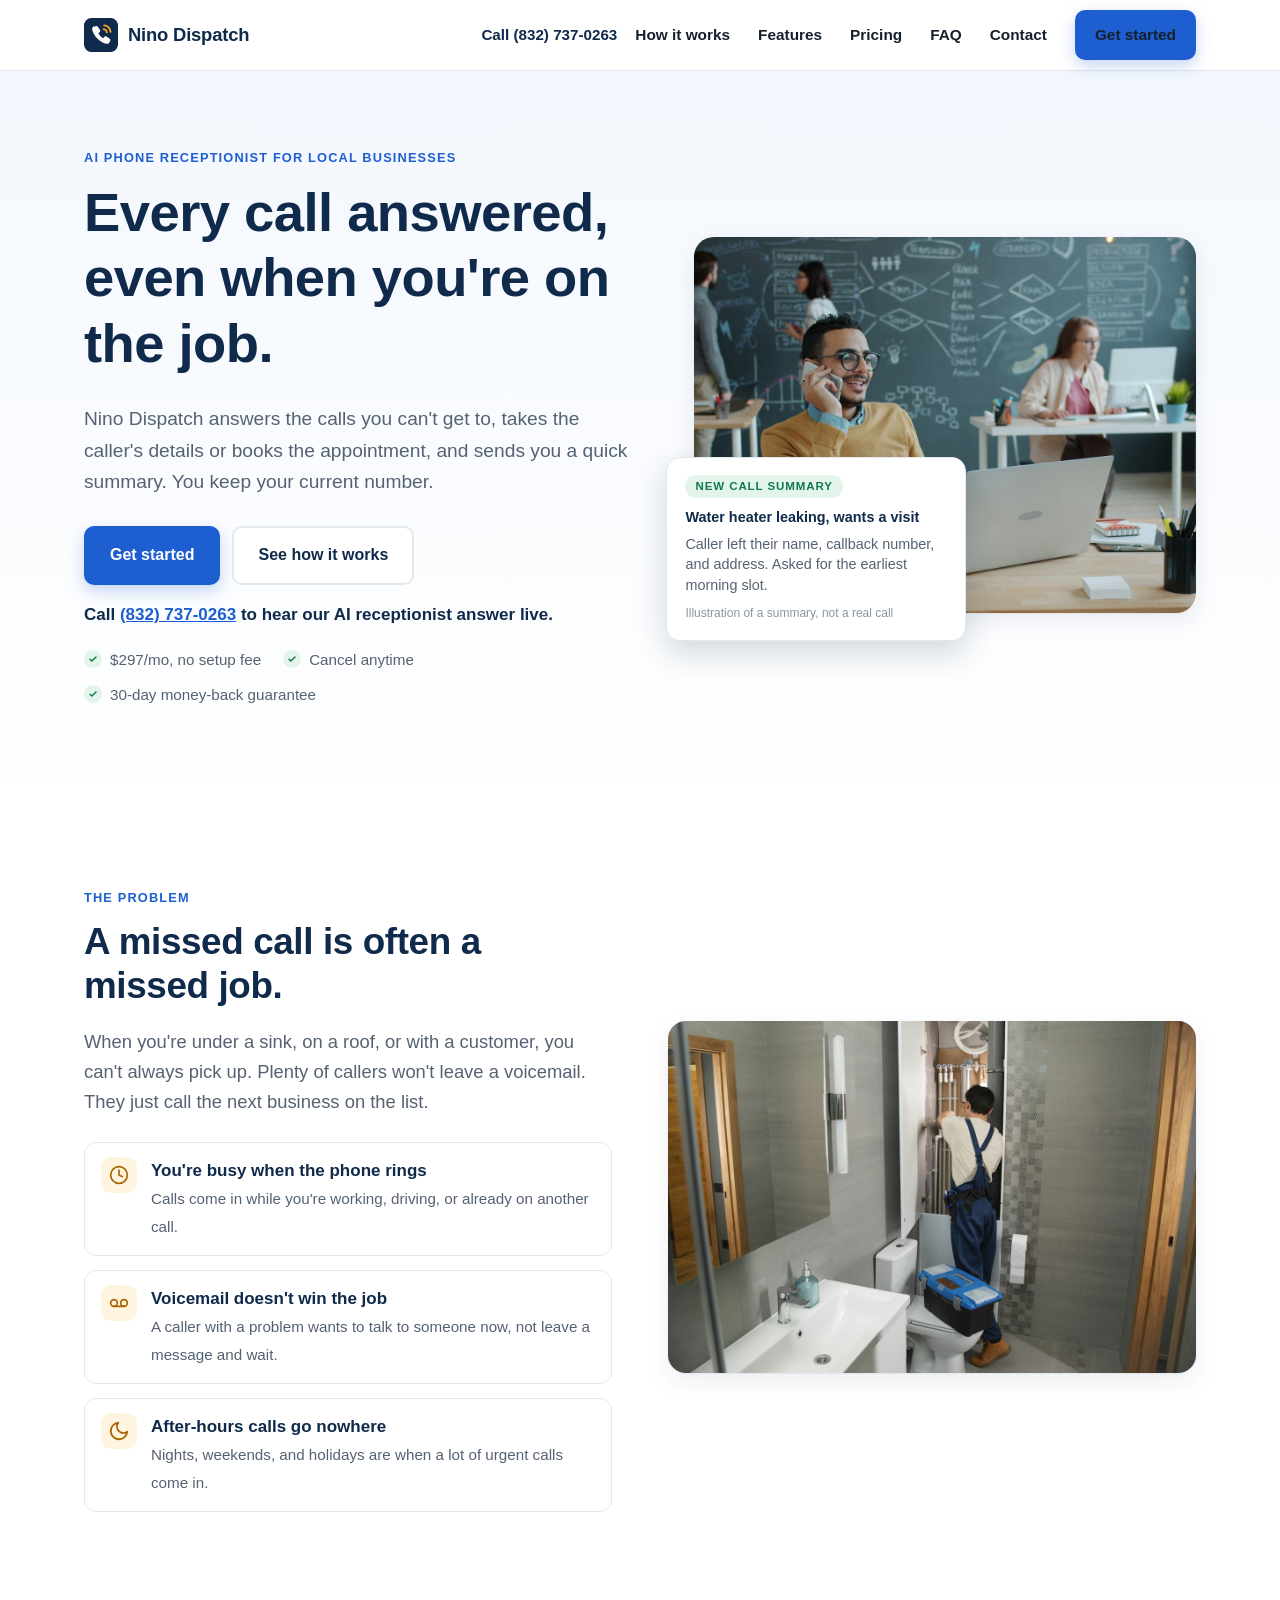
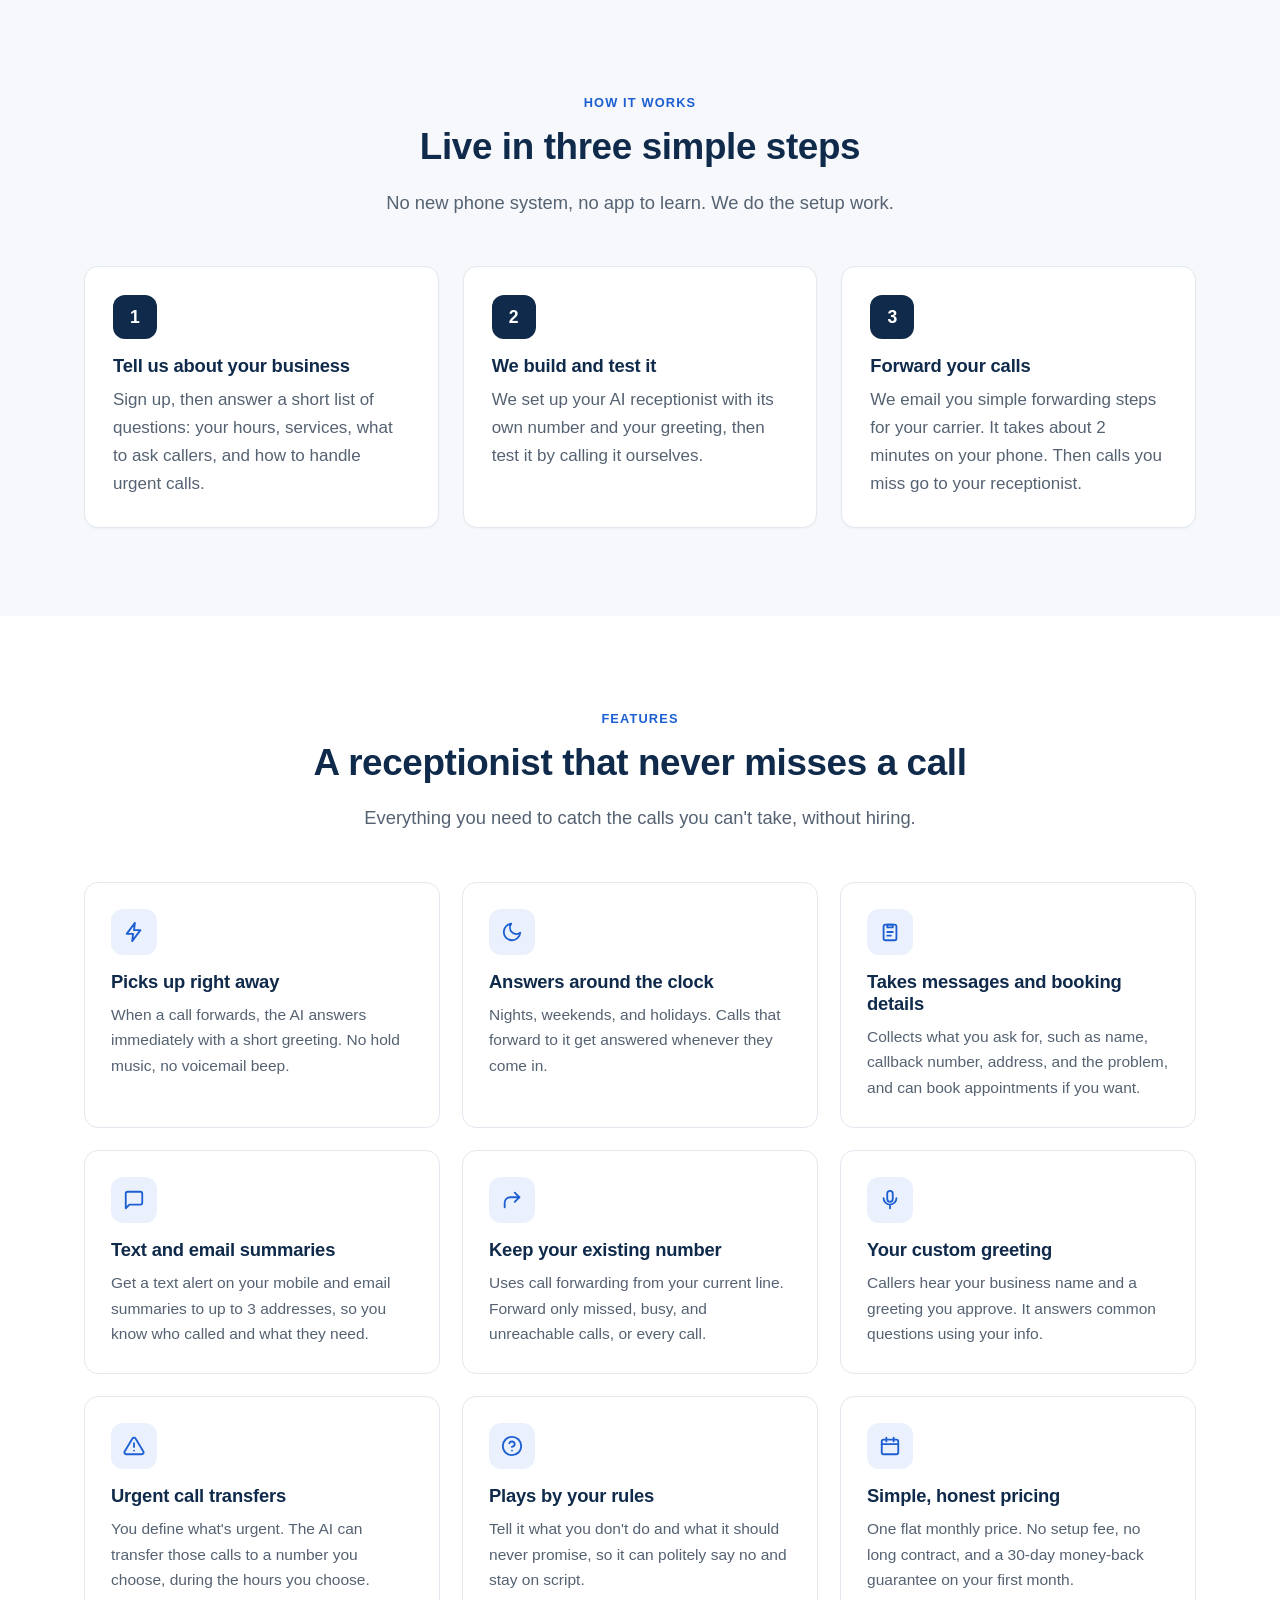
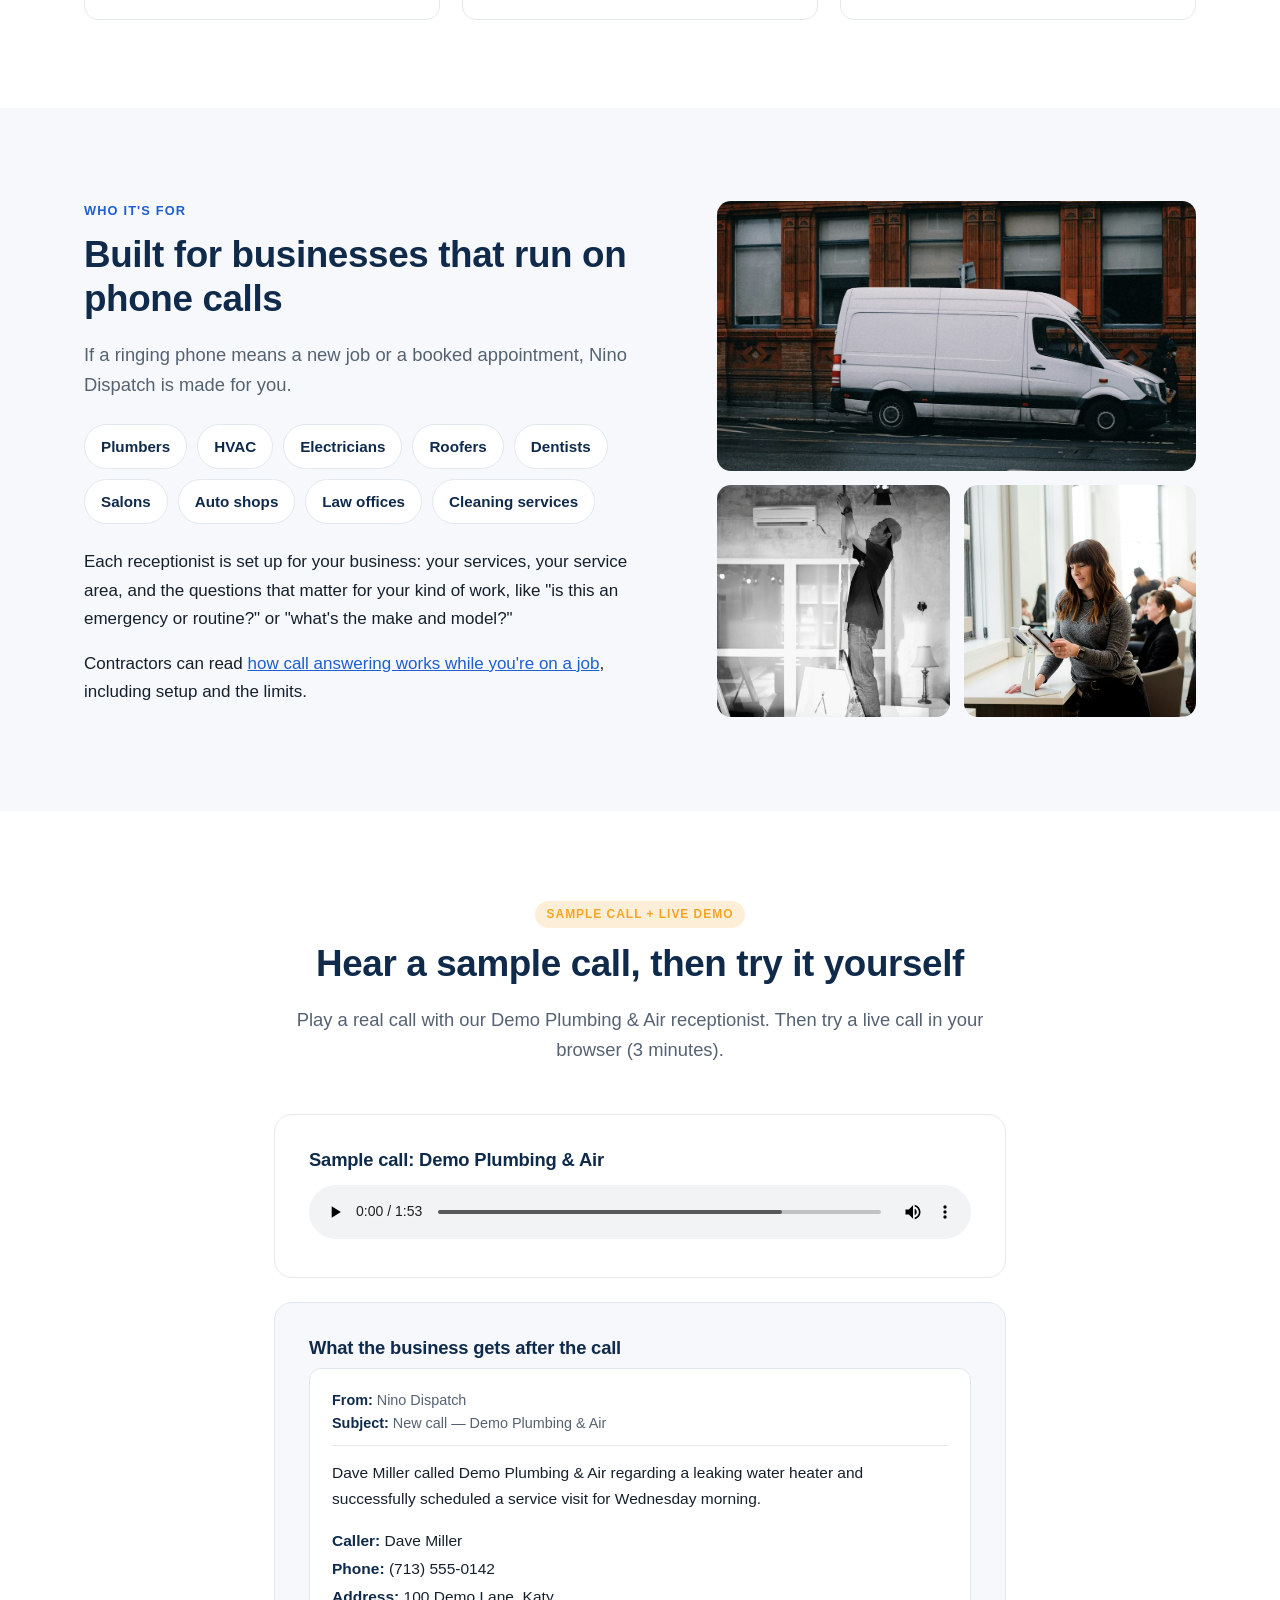
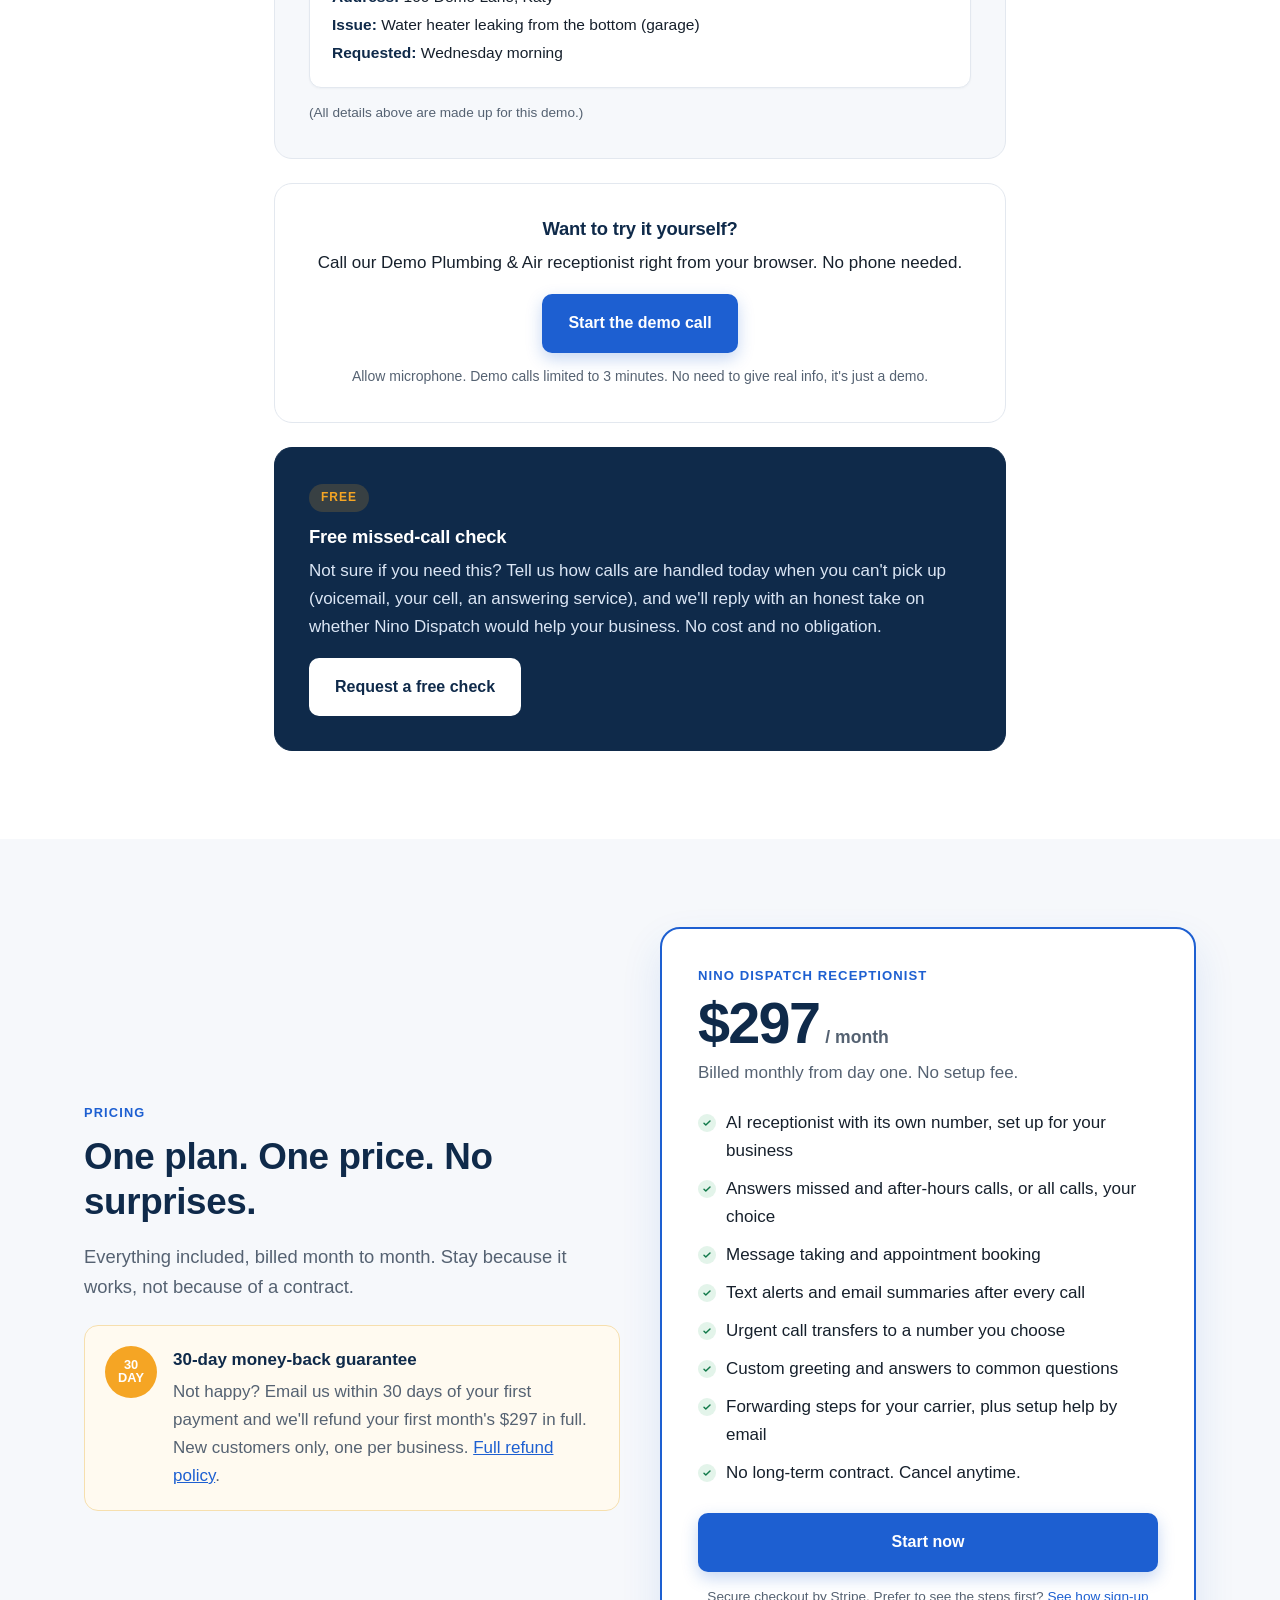
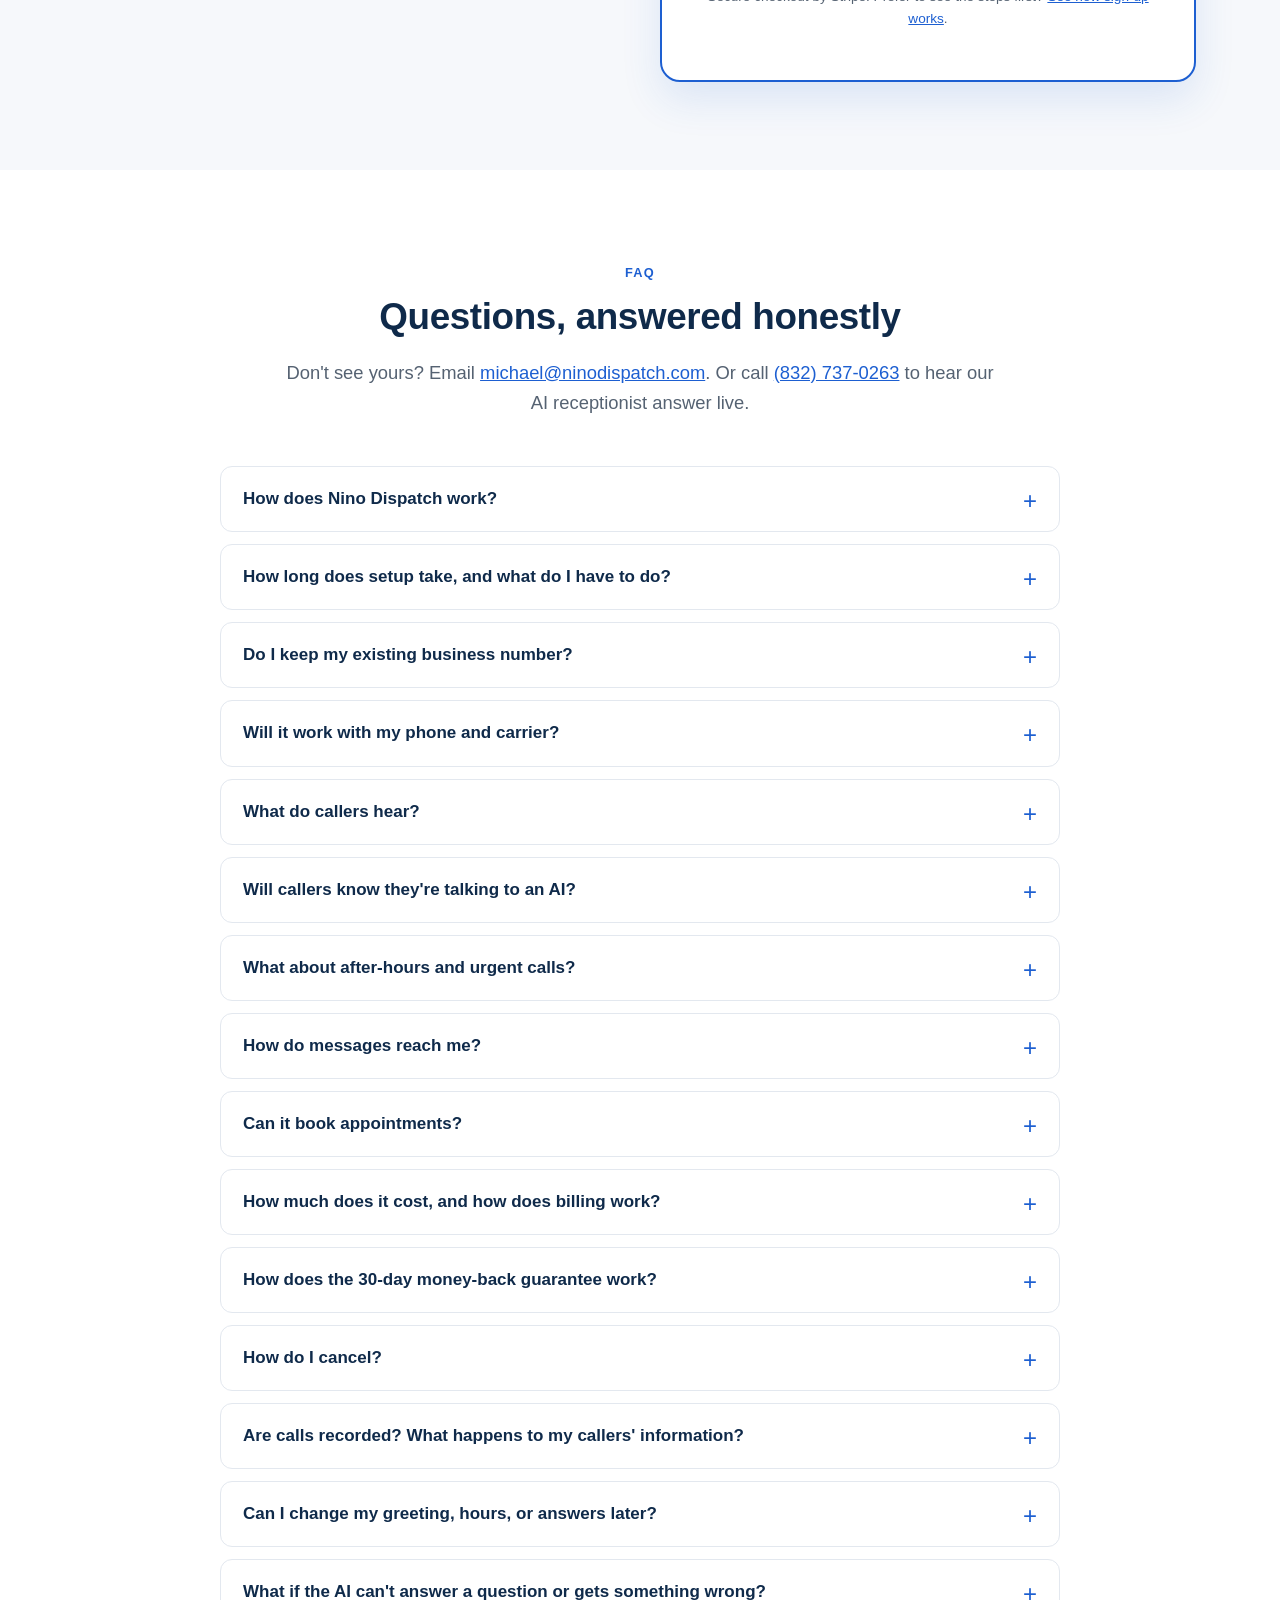
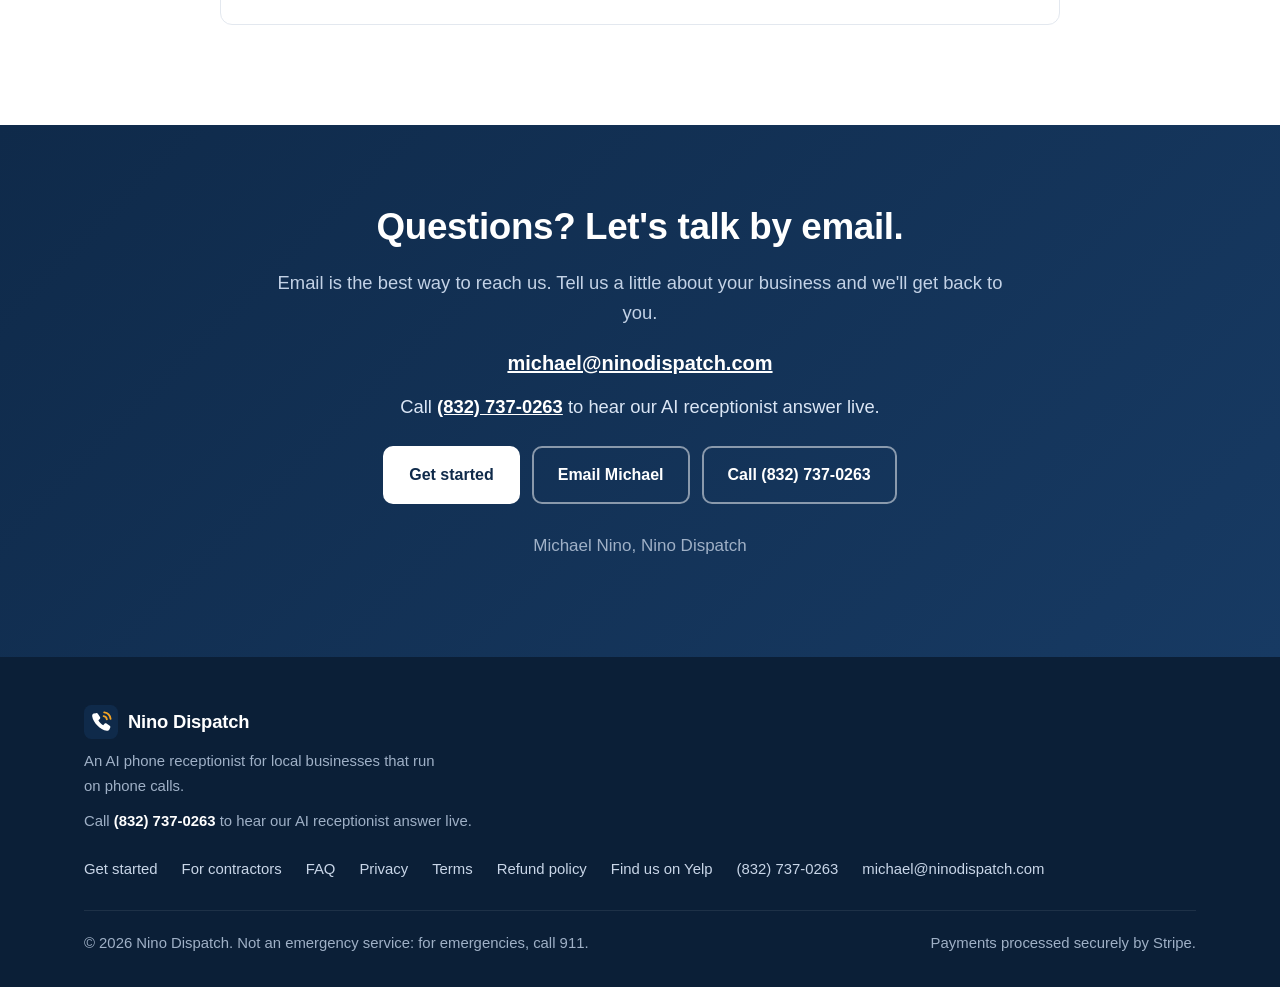
<file: index.html>
<!DOCTYPE html>
<html lang="en">
<head>
<meta charset="utf-8">
<meta name="viewport" content="width=device-width, initial-scale=1">
<title>Nino Dispatch | AI phone receptionist for local businesses</title>
<meta name="description" content="Nino Dispatch is an AI phone receptionist for local service businesses. It answers your missed and after-hours calls, takes messages and booking details, and sends you a summary. $297/mo, cancel anytime.">
<link rel="canonical" href="https://ninodispatch.com/">
<link rel="icon" href="favicon.svg" type="image/svg+xml">
<meta name="theme-color" content="#0f2a4a">
<meta property="og:type" content="website">
<meta property="og:site_name" content="Nino Dispatch">
<meta property="og:title" content="Nino Dispatch | AI phone receptionist for local businesses">
<meta property="og:description" content="Nino Dispatch is an AI phone receptionist for local service businesses. It answers your missed and after-hours calls, takes messages and booking details, and sends you a summary. $297/mo, cancel anytime.">
<meta property="og:url" content="https://ninodispatch.com/">
<meta property="og:image" content="https://ninodispatch.com/images/owner-on-phone.jpg">
<meta property="og:image:width" content="1600">
<meta property="og:image:height" content="900">
<meta name="twitter:card" content="summary_large_image">
<link rel="stylesheet" href="styles.css">
</head>
<body>
<a class="skip" href="#main">Skip to content</a>
<header class="site-header">
  <nav class="container nav" aria-label="Main">
    <a class="brand" href="index.html"><img src="favicon.svg" alt="" width="34" height="34">Nino Dispatch</a>
    <div class="nav-end">
      <a class="header-call" href="tel:+18327370263"><span class="say">Call </span>(832) 737-0263<span class="sr-only"> to hear our AI receptionist answer live</span></a>
      <input type="checkbox" id="nav-toggle" class="nav-toggle" aria-hidden="true">
      <label for="nav-toggle" class="nav-burger" aria-label="Open menu"><span></span><span></span><span></span></label>
      <ul class="nav-links">
      <li><a href="index.html#how">How it works</a></li>
      <li><a href="index.html#features">Features</a></li>
      <li><a href="index.html#pricing">Pricing</a></li>
      <li><a href="index.html#faq">FAQ</a></li>
      <li><a href="index.html#contact">Contact</a></li>
      <li><a class="btn btn-primary btn-sm" href="get-started.html">Get started</a></li>
      </ul>
    </div>
  </nav>
</header>

<main id="main">

<section class="hero">
  <div class="container hero-grid">
    <div>
      <span class="eyebrow">AI phone receptionist for local businesses</span>
      <h1>Every call answered, even when you're on the job.</h1>
      <p class="lead">Nino Dispatch answers the calls you can't get to, takes the caller's details or books the appointment, and sends you a quick summary. You keep your current number.</p>
      <div class="hero-ctas">
        <a class="btn btn-primary" href="get-started.html">Get started</a>
        <a class="btn btn-ghost" href="#how">See how it works</a>
      </div>
      <p class="hero-call">Call <a href="tel:+18327370263">(832) 737-0263</a> to hear our AI receptionist answer live.</p>
      <ul class="checks">
        <li>$297/mo, no setup fee</li>
        <li>Cancel anytime</li>
        <li>30-day money-back guarantee</li>
      </ul>
    </div>
    <div class="hero-media">
      <img src="images/owner-on-phone.jpg" width="1600" height="900" alt="A smiling business owner talking on his phone at his desk" fetchpriority="high">
      <div class="call-card" aria-label="Example of a call summary">
        <span class="tag">New call summary</span>
        <strong>Water heater leaking, wants a visit</strong>
        <p>Caller left their name, callback number, and address. Asked for the earliest morning slot.</p>
        <div class="ex">Illustration of a summary, not a real call</div>
      </div>
    </div>
  </div>
</section>

<section class="section" id="problem">
  <div class="container split">
    <div>
      <span class="eyebrow">The problem</span>
      <h2>A missed call is often a missed job.</h2>
      <p class="lead">When you're under a sink, on a roof, or with a customer, you can't always pick up. Plenty of callers won't leave a voicemail. They just call the next business on the list.</p>
      <ul class="pain-list">
        <li><span class="ic"><svg width="20" height="20" viewBox="0 0 24 24" fill="none" stroke="currentColor" stroke-width="2" stroke-linecap="round" stroke-linejoin="round"><circle cx="12" cy="12" r="10"/><path d="M12 6v6l4 2"/></svg></span><div><strong>You're busy when the phone rings</strong><span>Calls come in while you're working, driving, or already on another call.</span></div></li>
        <li><span class="ic"><svg width="20" height="20" viewBox="0 0 24 24" fill="none" stroke="currentColor" stroke-width="2" stroke-linecap="round" stroke-linejoin="round"><circle cx="6" cy="12" r="4"/><circle cx="18" cy="12" r="4"/><path d="M6 16h12"/></svg></span><div><strong>Voicemail doesn't win the job</strong><span>A caller with a problem wants to talk to someone now, not leave a message and wait.</span></div></li>
        <li><span class="ic"><svg width="22" height="22" viewBox="0 0 24 24" fill="none" stroke="currentColor" stroke-width="2" stroke-linecap="round" stroke-linejoin="round"><path d="M21 12.8A9 9 0 1 1 11.2 3a7 7 0 0 0 9.8 9.8z"/></svg></span><div><strong>After-hours calls go nowhere</strong><span>Nights, weekends, and holidays are when a lot of urgent calls come in.</span></div></li>
      </ul>
    </div>
    <div class="media-first">
      <img src="images/plumber-at-work.jpg" width="1200" height="800" loading="lazy" alt="A plumber at work in a customer's bathroom">
    </div>
  </div>
</section>

<section class="section alt" id="how">
  <div class="container">
    <div class="section-head">
      <span class="eyebrow">How it works</span>
      <h2>Live in three simple steps</h2>
      <p class="lead">No new phone system, no app to learn. We do the setup work.</p>
    </div>
    <div class="steps">
      <div class="step"><div class="num">1</div><h3>Tell us about your business</h3><p>Sign up, then answer a short list of questions: your hours, services, what to ask callers, and how to handle urgent calls.</p></div>
      <div class="step"><div class="num">2</div><h3>We build and test it</h3><p>We set up your AI receptionist with its own number and your greeting, then test it by calling it ourselves.</p></div>
      <div class="step"><div class="num">3</div><h3>Forward your calls</h3><p>We email you simple forwarding steps for your carrier. It takes about 2 minutes on your phone. Then calls you miss go to your receptionist.</p></div>
    </div>
  </div>
</section>

<section class="section" id="features">
  <div class="container">
    <div class="section-head">
      <span class="eyebrow">Features</span>
      <h2>A receptionist that never misses a call</h2>
      <p class="lead">Everything you need to catch the calls you can't take, without hiring.</p>
    </div>
    <div class="features">
      <div class="feature"><div class="ic"><svg width="22" height="22" viewBox="0 0 24 24" fill="none" stroke="currentColor" stroke-width="2" stroke-linecap="round" stroke-linejoin="round"><path d="M13 2L4 14h7l-1 8 9-12h-7z"/></svg></div><h3>Picks up right away</h3><p>When a call forwards, the AI answers immediately with a short greeting. No hold music, no voicemail beep.</p></div>
      <div class="feature"><div class="ic"><svg width="22" height="22" viewBox="0 0 24 24" fill="none" stroke="currentColor" stroke-width="2" stroke-linecap="round" stroke-linejoin="round"><path d="M21 12.8A9 9 0 1 1 11.2 3a7 7 0 0 0 9.8 9.8z"/></svg></div><h3>Answers around the clock</h3><p>Nights, weekends, and holidays. Calls that forward to it get answered whenever they come in.</p></div>
      <div class="feature"><div class="ic"><svg width="22" height="22" viewBox="0 0 24 24" fill="none" stroke="currentColor" stroke-width="2" stroke-linecap="round" stroke-linejoin="round"><rect x="5" y="4" width="14" height="17" rx="2"/><path d="M9 4h6v3H9zM9 12h6M9 16h4"/></svg></div><h3>Takes messages and booking details</h3><p>Collects what you ask for, such as name, callback number, address, and the problem, and can book appointments if you want.</p></div>
      <div class="feature"><div class="ic"><svg width="22" height="22" viewBox="0 0 24 24" fill="none" stroke="currentColor" stroke-width="2" stroke-linecap="round" stroke-linejoin="round"><path d="M21 15a2 2 0 0 1-2 2H7l-4 4V5a2 2 0 0 1 2-2h14a2 2 0 0 1 2 2z"/></svg></div><h3>Text and email summaries</h3><p>Get a text alert on your mobile and email summaries to up to 3 addresses, so you know who called and what they need.</p></div>
      <div class="feature"><div class="ic"><svg width="22" height="22" viewBox="0 0 24 24" fill="none" stroke="currentColor" stroke-width="2" stroke-linecap="round" stroke-linejoin="round"><path d="M15 4l5 5-5 5"/><path d="M4 20v-5a6 6 0 0 1 6-6h10"/></svg></div><h3>Keep your existing number</h3><p>Uses call forwarding from your current line. Forward only missed, busy, and unreachable calls, or every call.</p></div>
      <div class="feature"><div class="ic"><svg width="22" height="22" viewBox="0 0 24 24" fill="none" stroke="currentColor" stroke-width="2" stroke-linecap="round" stroke-linejoin="round"><rect x="9" y="2" width="6" height="12" rx="3"/><path d="M5 10a7 7 0 0 0 14 0M12 17v4"/></svg></div><h3>Your custom greeting</h3><p>Callers hear your business name and a greeting you approve. It answers common questions using your info.</p></div>
      <div class="feature"><div class="ic"><svg width="22" height="22" viewBox="0 0 24 24" fill="none" stroke="currentColor" stroke-width="2" stroke-linecap="round" stroke-linejoin="round"><path d="M12 9v4M12 17h.01"/><path d="M10.3 3.9L1.8 18a2 2 0 0 0 1.7 3h17a2 2 0 0 0 1.7-3L13.7 3.9a2 2 0 0 0-3.4 0z"/></svg></div><h3>Urgent call transfers</h3><p>You define what's urgent. The AI can transfer those calls to a number you choose, during the hours you choose.</p></div>
      <div class="feature"><div class="ic"><svg width="22" height="22" viewBox="0 0 24 24" fill="none" stroke="currentColor" stroke-width="2" stroke-linecap="round" stroke-linejoin="round"><circle cx="12" cy="12" r="10"/><path d="M9.1 9a3 3 0 0 1 5.8 1c0 2-3 3-3 3M12 17h.01"/></svg></div><h3>Plays by your rules</h3><p>Tell it what you don't do and what it should never promise, so it can politely say no and stay on script.</p></div>
      <div class="feature"><div class="ic"><svg width="22" height="22" viewBox="0 0 24 24" fill="none" stroke="currentColor" stroke-width="2" stroke-linecap="round" stroke-linejoin="round"><rect x="3" y="5" width="18" height="16" rx="2"/><path d="M16 3v4M8 3v4M3 10h18"/></svg></div><h3>Simple, honest pricing</h3><p>One flat monthly price. No setup fee, no long contract, and a 30-day money-back guarantee on your first month.</p></div>
    </div>
  </div>
</section>

<section class="section alt" id="industries">
  <div class="container industry-wrap">
    <div>
      <span class="eyebrow">Who it's for</span>
      <h2>Built for businesses that run on phone calls</h2>
      <p class="lead">If a ringing phone means a new job or a booked appointment, Nino Dispatch is made for you.</p>
      <div class="chips">
        <span class="chip">Plumbers</span><span class="chip">HVAC</span><span class="chip">Electricians</span><span class="chip">Roofers</span><span class="chip">Dentists</span><span class="chip">Salons</span><span class="chip">Auto shops</span><span class="chip">Law offices</span><span class="chip">Cleaning services</span>
      </div>
      <p>Each receptionist is set up for your business: your services, your service area, and the questions that matter for your kind of work, like "is this an emergency or routine?" or "what's the make and model?"</p>
      <p>Contractors can read <a href="contractors.html">how call answering works while you're on a job</a>, including setup and the limits.</p>
    </div>
    <div class="photo-grid">
      <img src="images/service-van.jpg" width="1200" height="675" loading="lazy" alt="A white service van parked on a city street">
      <img src="images/electrician-at-work.jpg" width="1200" height="800" loading="lazy" alt="An electrician working on wiring from a ladder">
      <img src="images/salon-owner.jpg" width="1200" height="801" loading="lazy" alt="A salon owner checking a tablet at the front desk">
    </div>
  </div>
</section>

<section class="section" id="sample">
  <div class="container narrow">
    <div class="section-head">
      <span class="badge free">Sample call + Live demo</span>
      <h2>Hear a sample call, then try it yourself</h2>
      <p class="lead">Play a real call with our Demo Plumbing &amp; Air receptionist. Then try a live call in your browser (3 minutes).</p>
    </div>
    <div class="panel">
      <h3>Sample call: Demo Plumbing &amp; Air</h3>
      <audio class="sample-audio" src="demo-call.mp3" controls controlslist="nodownload" preload="metadata" style="display:block;width:100%;margin:14px 0 4px">
        Your browser does not support audio playback. <a href="demo-call.mp3">Download the sample call</a>.
      </audio>

    </div>
    <div class="panel" style="margin-top:24px;background:var(--bg)">
      <h3>What the business gets after the call</h3>
      <div style="background:#fff;border:1px solid var(--line);border-radius:12px;padding:20px 22px;font-size:.97rem;box-shadow:0 1px 2px rgba(15,42,74,.04)">
        <div style="border-bottom:1px solid var(--line);padding-bottom:10px;margin-bottom:14px;color:var(--muted);font-size:.9rem;line-height:1.6">
          <div><strong style="color:var(--navy)">From:</strong> Nino Dispatch</div>
          <div><strong style="color:var(--navy)">Subject:</strong> New call — Demo Plumbing &amp; Air</div>
        </div>
        <p>Dave Miller called Demo Plumbing &amp; Air regarding a leaking water heater and successfully scheduled a service visit for Wednesday morning.</p>
        <div style="line-height:1.8">
          <div><strong style="color:var(--navy)">Caller:</strong> Dave Miller</div>
          <div><strong style="color:var(--navy)">Phone:</strong> (713) 555-0142</div>
          <div><strong style="color:var(--navy)">Address:</strong> 100 Demo Lane, Katy</div>
          <div><strong style="color:var(--navy)">Issue:</strong> Water heater leaking from the bottom (garage)</div>
          <div><strong style="color:var(--navy)">Requested:</strong> Wednesday morning</div>
        </div>
      </div>
      <p class="fine" style="margin-bottom:0">(All details above are made up for this demo.)</p>
    </div>
    <div class="panel" style="margin-top:24px;text-align:center">
      <h3>Want to try it yourself?</h3>
      <p>Call our Demo Plumbing &amp; Air receptionist right from your browser. No phone needed.</p>
      <a class="btn btn-primary" href="https://app.trillet.ai/call-flows/demo/f57065af324d1a1c0ba0ff2333952b16" target="_blank" rel="noopener">Start the demo call</a>
      <p style="margin:12px 0 0;font-size:14px;color:var(--muted)">Allow microphone. Demo calls limited to 3 minutes. No need to give real info, it's just a demo.</p>
    </div>
    <div class="panel dark" style="margin-top:24px">
      <span class="badge free">Free</span>
      <h3>Free missed-call check</h3>
      <p>Not sure if you need this? Tell us how calls are handled today when you can't pick up (voicemail, your cell, an answering service), and we'll reply with an honest take on whether Nino Dispatch would help your business. No cost and no obligation.</p>
      <a class="btn btn-light" href="mailto:michael@ninodispatch.com?subject=Free%20missed-call%20check&body=Hi%20Michael%2C%0A%0AI%27d%20like%20a%20free%20missed-call%20check.%0A%0ABusiness%20name%3A%0AWhat%20we%20do%3A%0AHow%20calls%20are%20handled%20today%20when%20we%20can%27t%20pick%20up%20(voicemail%2C%20a%20cell%20phone%2C%20an%20answering%20service%2C%20etc.)%3A%0ABusiness%20hours%3A%0A%0AThanks%21">Request a free check</a>
    </div>
  </div>
</section>

<section class="section alt" id="pricing">
  <div class="container pricing">
    <div>
      <span class="eyebrow">Pricing</span>
      <h2>One plan. One price. No surprises.</h2>
      <p class="lead">Everything included, billed month to month. Stay because it works, not because of a contract.</p>
      <div class="guarantee">
        <div class="seal">30<br>DAY</div>
        <div><strong style="color:var(--navy)">30-day money-back guarantee</strong><p style="margin:4px 0 0;color:var(--muted)">Not happy? Email us within 30 days of your first payment and we'll refund your first month's $297 in full. New customers only, one per business. <a href="refund-policy.html">Full refund policy</a>.</p></div>
      </div>
    </div>
    <div class="price-card">
      <div class="plan">Nino Dispatch receptionist</div>
      <div class="price"><span class="amt">$297</span><span class="per">/ month</span></div>
      <div style="color:var(--muted)">Billed monthly from day one. No setup fee.</div>
      <ul>
        <li>AI receptionist with its own number, set up for your business</li>
        <li>Answers missed and after-hours calls, or all calls, your choice</li>
        <li>Message taking and appointment booking</li>
        <li>Text alerts and email summaries after every call</li>
        <li>Urgent call transfers to a number you choose</li>
        <li>Custom greeting and answers to common questions</li>
        <li>Forwarding steps for your carrier, plus setup help by email</li>
        <li>No long-term contract. Cancel anytime.</li>
      </ul>
      <a class="btn btn-primary btn-block" href="https://buy.stripe.com/14A6oAb1kfcUdXF7iq8ww00">Start now</a>
      <p class="fine center">Secure checkout by Stripe. Prefer to see the steps first? <a href="get-started.html">See how sign-up works</a>.</p>
    </div>
  </div>
</section>

<section class="section" id="faq">
  <div class="container">
    <div class="section-head">
      <span class="eyebrow">FAQ</span>
      <h2>Questions, answered honestly</h2>
      <p class="lead">Don't see yours? Email <a href="mailto:michael@ninodispatch.com">michael@ninodispatch.com</a>. Or call <a href="tel:+18327370263">(832) 737-0263</a> to hear our AI receptionist answer live.</p>
    </div>
    <div class="faq">
      <details><summary>How does Nino Dispatch work?</summary>
        <p>We set up an AI receptionist with its own number and train it on your business: your name, hours, services, and the questions you want it to ask. You forward your business line to it. When a call forwards, the AI answers, talks with the caller, takes their details (or books an appointment if you want that), and sends you a summary.</p>
      </details>
      <details><summary>How long does setup take, and what do I have to do?</summary>
        <p>Your part is small. After you pay, you answer a short list of setup questions by email. We build your receptionist and test it by calling it ourselves. Then we email you the forwarding steps for your carrier. Turning on forwarding takes about 2 minutes on your phone. After that, we test it together: call your business number from another phone and the AI should pick up.</p><p>The time from sign-up to go-live depends on how quickly we get your answers. We'll keep you posted by email.</p>
      </details>
      <details><summary>Do I keep my existing business number?</summary>
        <p>Yes. Nothing changes about your number. You use your carrier's call forwarding to send calls to your AI receptionist. You choose one of two setups:</p><ul><li><strong>Missed calls only</strong> (most people): your phone rings first. If you don't answer, you're on another call, or your phone is off, the AI picks up.</li><li><strong>All calls:</strong> every call goes straight to the AI and your phone doesn't ring.</li></ul><p>You can turn forwarding off whenever you like. Note that for forwarded calls, the AI replaces your carrier voicemail.</p>
      </details>
      <details><summary>Will it work with my phone and carrier?</summary>
        <p>We have step-by-step forwarding instructions for T-Mobile, Verizon, and AT&amp;T mobile lines, on iPhone and Android. If your business line is a landline or VoIP line, tell us your provider in the setup form and we'll work out the steps with you. Prepaid lines can have different rules, so check with your carrier.</p><p>Depending on your plan, forwarded calls can use your plan's minutes or be billed by your carrier. It's worth a quick look at your plan.</p>
      </details>
      <details><summary>What do callers hear?</summary>
        <p>A short, friendly greeting with your business name. You can write it yourself or we'll write one for you. The AI then asks the questions you picked (for example: name, callback number, address, and what they need), and it can answer common questions using the information you give us, like your hours and services. It won't quote prices unless you tell us which prices are OK to share.</p><p>The receptionist speaks English only.</p>
      </details>
      <details><summary>Will callers know they're talking to an AI?</summary>
        <p>We don't hide it. Nino Dispatch is an AI receptionist, and we think being upfront is the right call. We'll set your greeting with you, and we recommend it introduces itself as your business's AI assistant. Most callers just want to be heard and get a callback, and that's what it's built for.</p>
      </details>
      <details><summary>What about after-hours and urgent calls?</summary>
        <p>Your receptionist answers nights, weekends, and holidays, whenever calls forward to it. You tell us what counts as urgent for your business (for example: no heat, a water leak, a garage door stuck open). For urgent calls, the AI can transfer the caller to a number you choose, during hours you choose. If the transfer doesn't go through, it does what you've told it to, such as taking a message and promising a callback.</p><p><strong>Nino Dispatch is not an emergency service.</strong> It must not be used for 911 or other emergency calls. Anyone with an emergency should call 911.</p>
      </details>
      <details><summary>How do messages reach me?</summary>
        <p>After each call, you get a quick summary: who called, how to reach them, and what they needed. We can send text alerts to your mobile number and email summaries to up to 3 email addresses. You pick what works for you in the setup form.</p>
      </details>
      <details><summary>Can it book appointments?</summary>
        <p>Yes, if you want it to. Tell us which calendar you use and your booking rules: how long a typical job takes, how much notice you need, which days and times can be booked, and your max jobs per day. We'll confirm how booking will work with your calendar during setup. Prefer to just get messages? That works too.</p>
      </details>
      <details><summary>How much does it cost, and how does billing work?</summary>
        <p>$297 a month. No setup fee and no long-term contract. There's no free trial. Instead, your first month is covered by our 30-day money-back guarantee. You pay by card through a secure Stripe payment link on the day you sign up, and you're billed again on that same day each month. Sales tax is added if the law requires it. If we ever change the price, we'll email you at least 30 days before the new price applies.</p>
      </details>
      <details><summary>How does the 30-day money-back guarantee work?</summary>
        <p>If you're not happy, email <a href="mailto:michael@ninodispatch.com">michael@ninodispatch.com</a> within 30 days of your first payment and we'll refund your first month's $297 in full. Please tell us briefly why (a sentence is enough). We refund in full either way. The guarantee covers your first month only, is for new customers only, and is limited to one per business. Refunds go back to your original card through Stripe and typically show up in 5 to 10 business days. <a href="refund-policy.html">Read the full refund policy</a>.</p>
      </details>
      <details><summary>How do I cancel?</summary>
        <p>Email <a href="mailto:michael@ninodispatch.com">michael@ninodispatch.com</a> anytime. After the first 30 days, your service runs until the end of the month you've already paid for, then it stops and you won't be charged again. We don't give refunds or partial refunds for months after the first. Call forwarding is set up on your own phone line, so you'll need to turn it off. We'll email you the simple steps for your carrier.</p>
      </details>
      <details><summary>Are calls recorded? What happens to my callers' information?</summary>
        <p>To provide the service, call recordings, transcripts, and caller details may be stored and are processed by the third-party AI phone and software providers we use to run your receptionist. We use that information to deliver your messages and run the service, and we don't sell it. <a href="privacy.html">Read our privacy policy</a> for details.</p>
      </details>
      <details><summary>Can I change my greeting, hours, or answers later?</summary>
        <p>Yes. Your business changes, and your receptionist should too. Email <a href="mailto:michael@ninodispatch.com">michael@ninodispatch.com</a> with what you'd like updated, such as a new greeting, holiday hours, a new service, or different questions for callers, and we'll make the change.</p>
      </details>
      <details><summary>What if the AI can't answer a question or gets something wrong?</summary>
        <p>If a caller asks something it doesn't know, the AI takes a message with their details so you can call them back, or follows the instructions you gave it. You can also tell it what it should never say or promise. To be straight with you: the AI is good, but it can make mistakes or misunderstand a caller, and we can't guarantee every call will be answered or that you'll win more jobs. That's why every call comes with a summary, and why your first month has a money-back guarantee.</p>
      </details>
    </div>
  </div>
</section>

<section class="cta-band" id="contact">
  <div class="container narrow center">
    <h2>Questions? Let's talk by email.</h2>
    <p class="lead" style="color:#c3d2e6">Email is the best way to reach us. Tell us a little about your business and we'll get back to you.</p>
    <p style="font-size:1.25rem;margin:0"><a class="mail" href="mailto:michael@ninodispatch.com">michael@ninodispatch.com</a></p>
    <p style="font-size:1.15rem;margin:12px 0 0">Call <a class="mail" href="tel:+18327370263">(832) 737-0263</a> to hear our AI receptionist answer live.</p>
    <div class="row">
      <a class="btn btn-light" href="get-started.html">Get started</a>
      <a class="btn btn-outline-light" href="mailto:michael@ninodispatch.com">Email Michael</a>
      <a class="btn btn-outline-light" href="tel:+18327370263">Call (832) 737-0263</a>
    </div>
    <p style="margin-top:28px;color:#9fb0c6">Michael Nino, Nino Dispatch</p>
  </div>
</section>

</main>

<footer class="site-footer">
  <div class="container">
    <div class="footer-grid">
      <div>
        <a class="brand" href="index.html"><img src="favicon.svg" alt="" width="30" height="30">Nino Dispatch</a>
        <p style="margin:10px 0 0;max-width:360px">An AI phone receptionist for local businesses that run on phone calls.</p>
        <p class="footer-call">Call <a href="tel:+18327370263">(832) 737-0263</a> to hear our AI receptionist answer live.</p>
      </div>
      <ul class="footer-links">
        <li><a href="get-started.html">Get started</a></li>
        <li><a href="contractors.html">For contractors</a></li>
        <li><a href="index.html#faq">FAQ</a></li>
        <li><a href="privacy.html">Privacy</a></li>
        <li><a href="terms.html">Terms</a></li>
        <li><a href="refund-policy.html">Refund policy</a></li>
        <li><a href="https://www.yelp.com/biz/nino-dispatch-houston" target="_blank" rel="noopener">Find us on Yelp</a></li>
        <li><a href="tel:+18327370263">(832) 737-0263</a></li>
        <li><a href="mailto:michael@ninodispatch.com">michael@ninodispatch.com</a></li>
      </ul>
    </div>
    <div class="copy">
      <span>&copy; 2026 Nino Dispatch. Not an emergency service: for emergencies, call 911.</span>
      <span>Payments processed securely by Stripe.</span>
    </div>
  </div>
</footer>
<script data-goatcounter="https://ninodispatch.goatcounter.com/count" async src="//gc.zgo.at/count.js"></script>
</body>
</html>
</file>
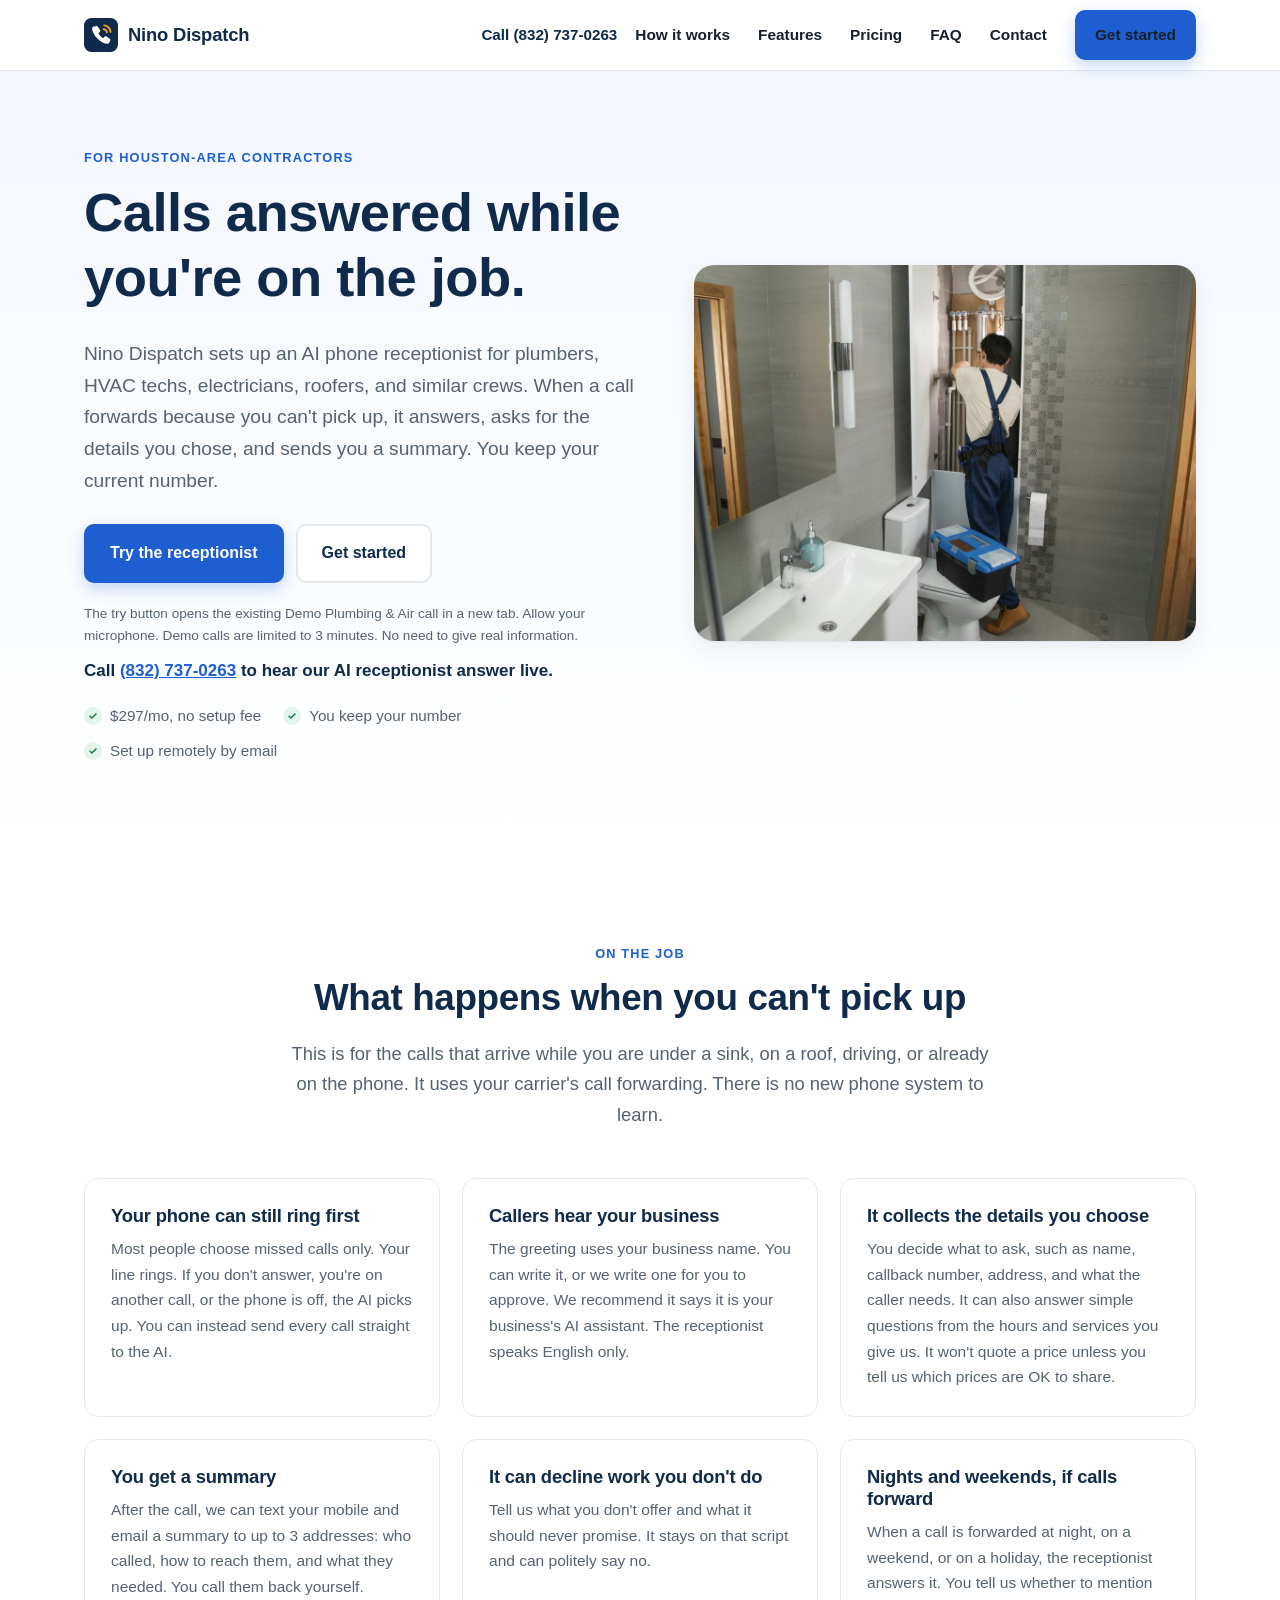
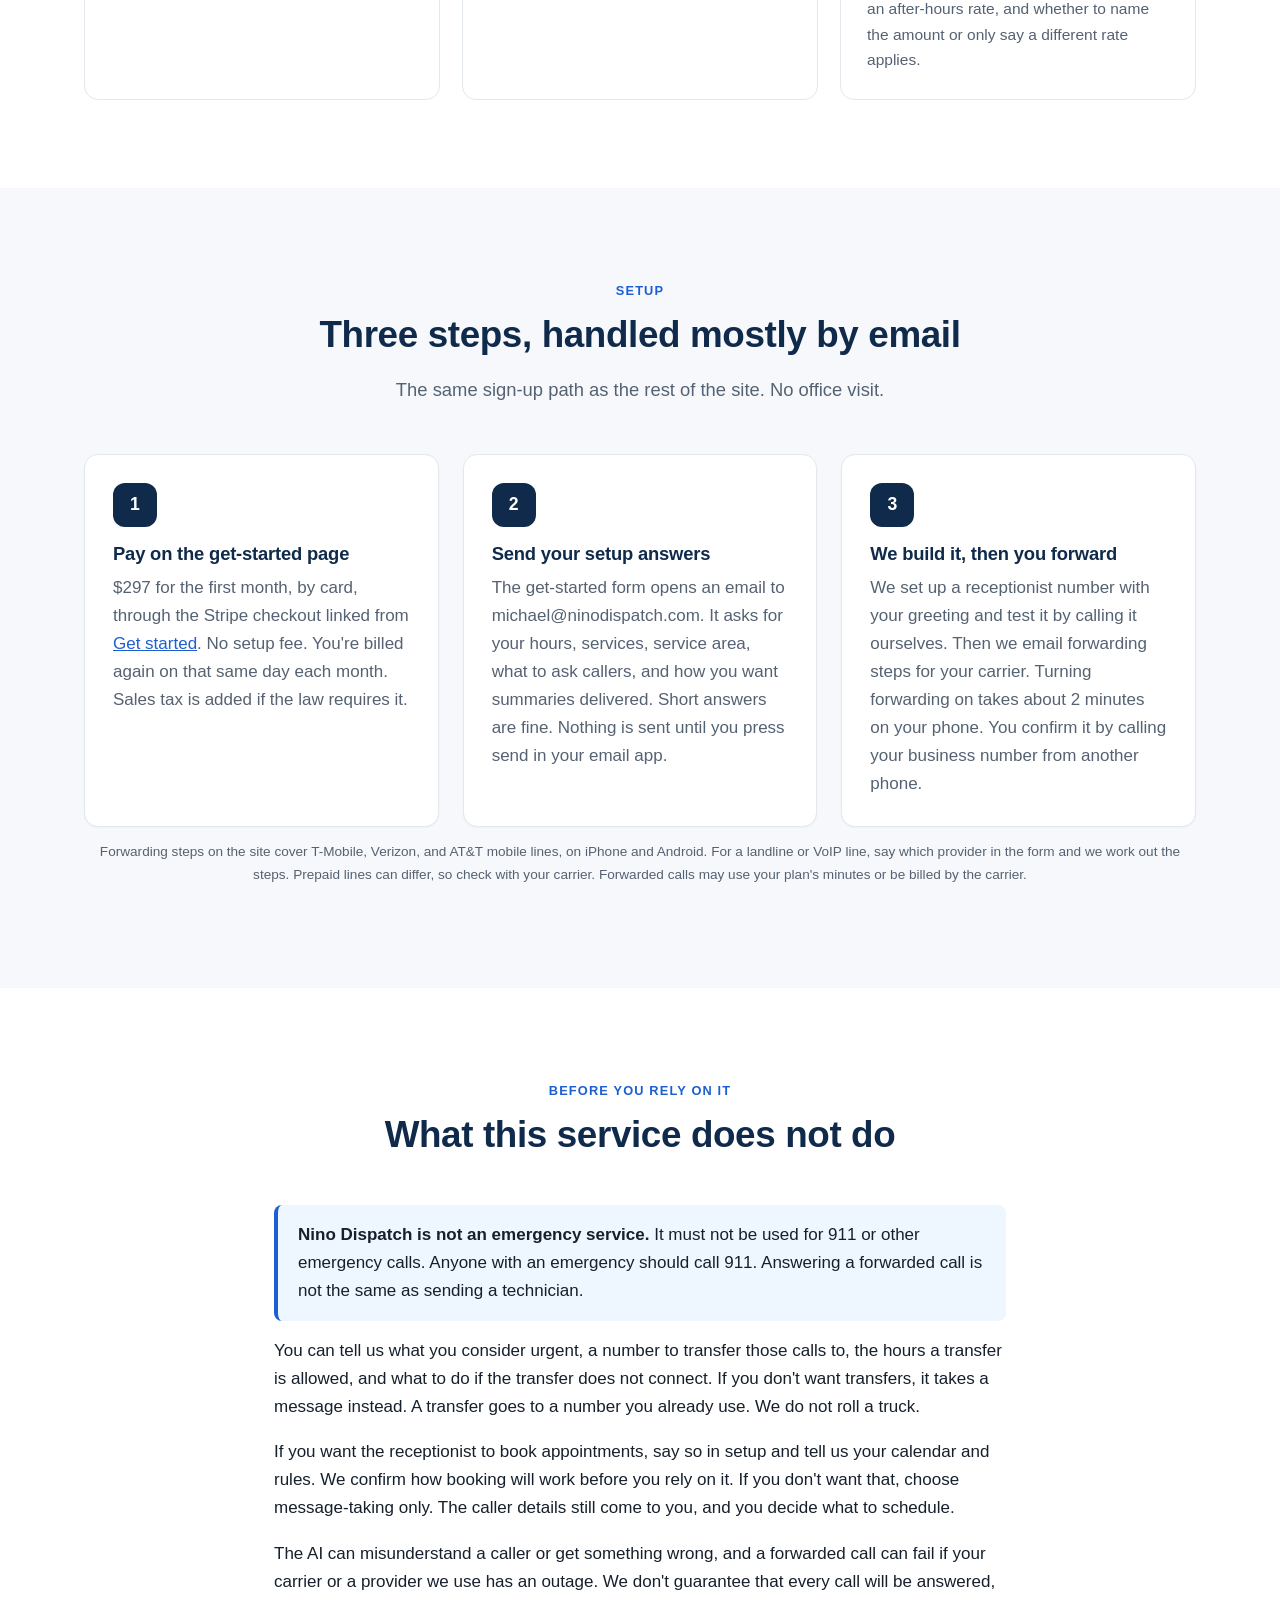
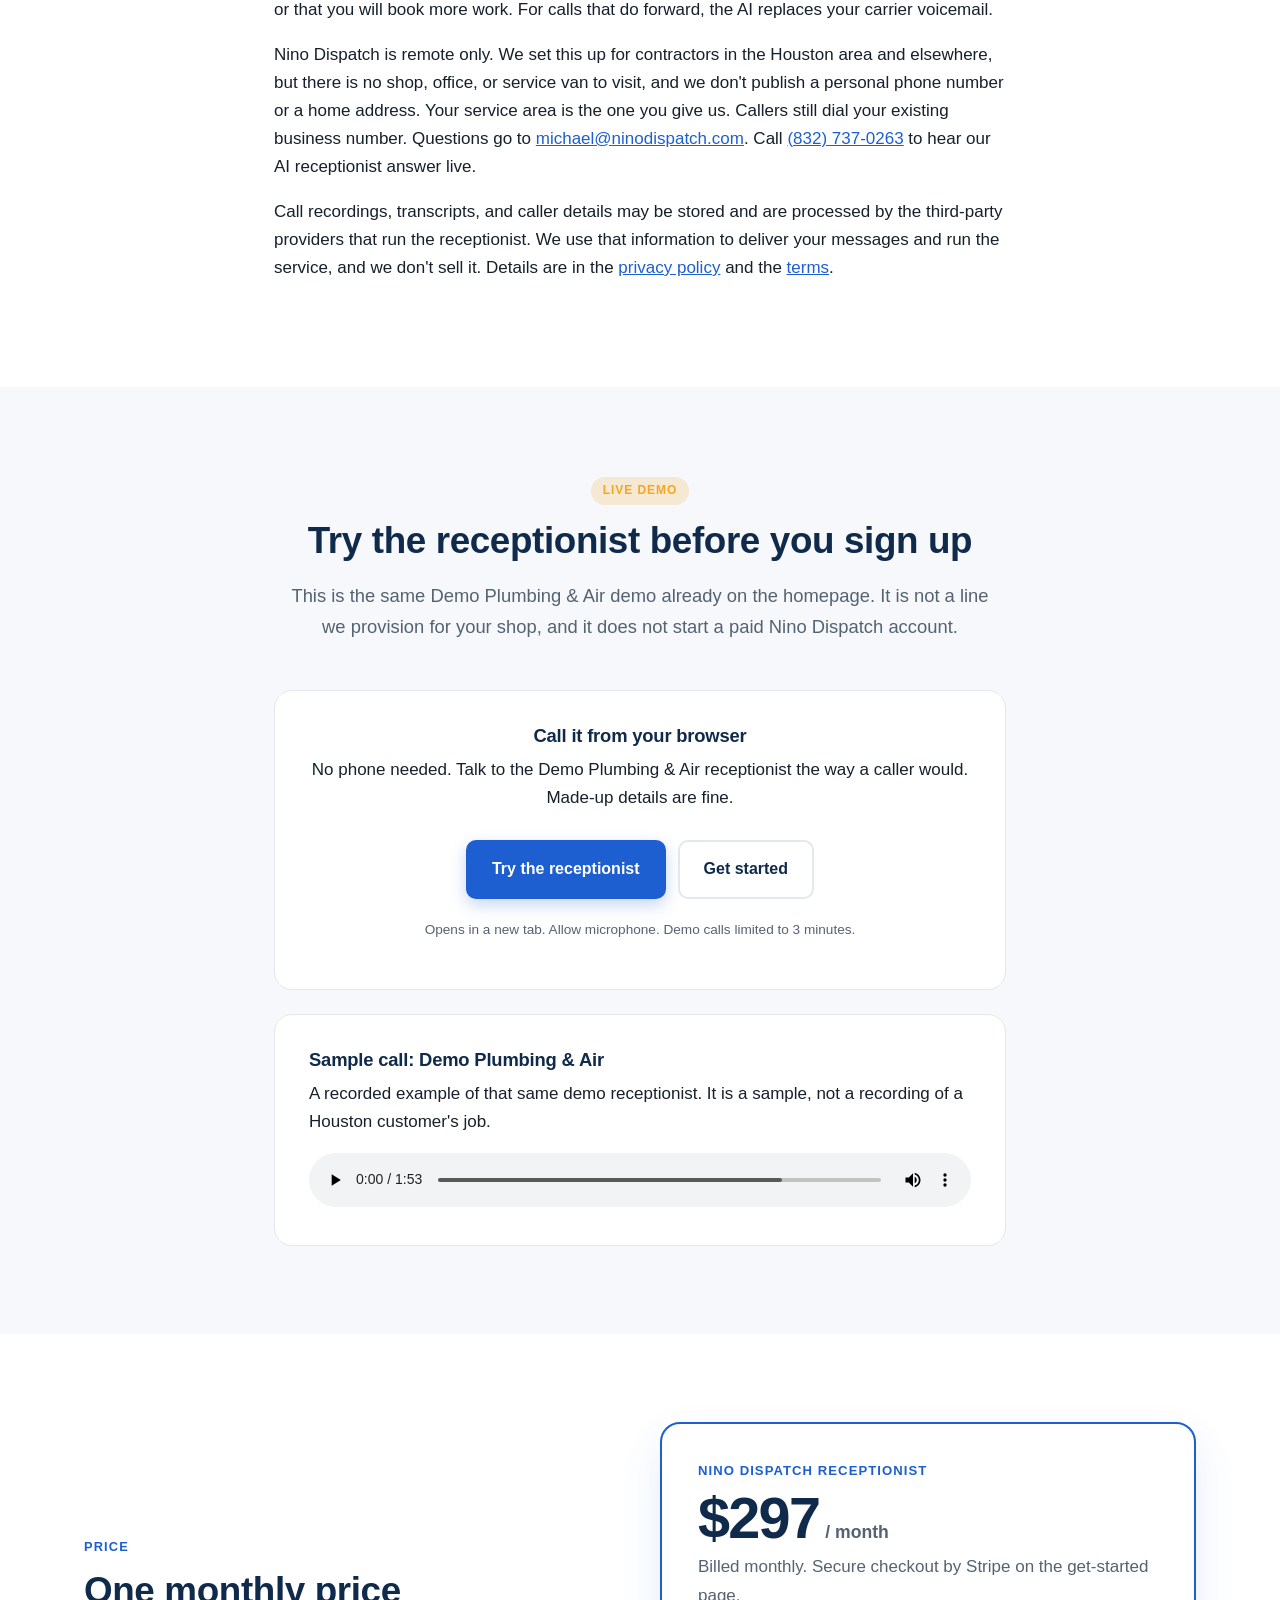
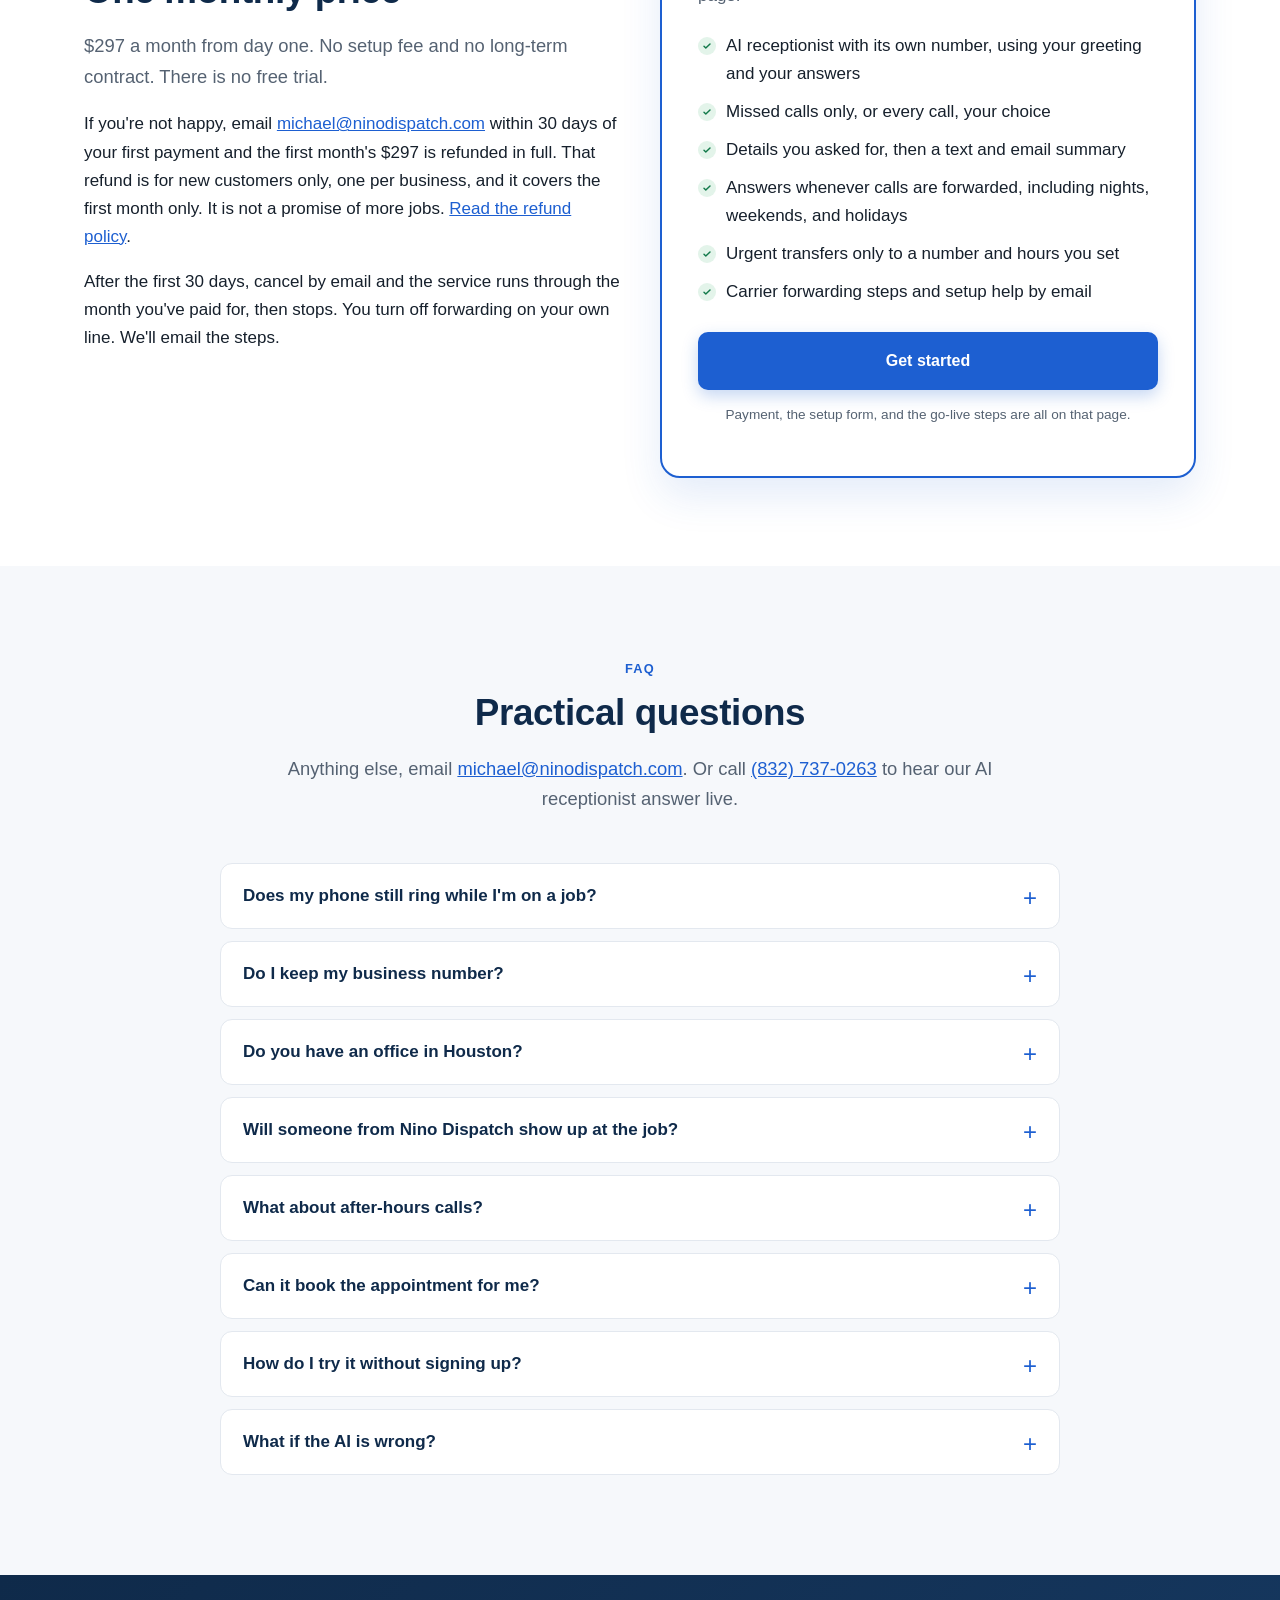
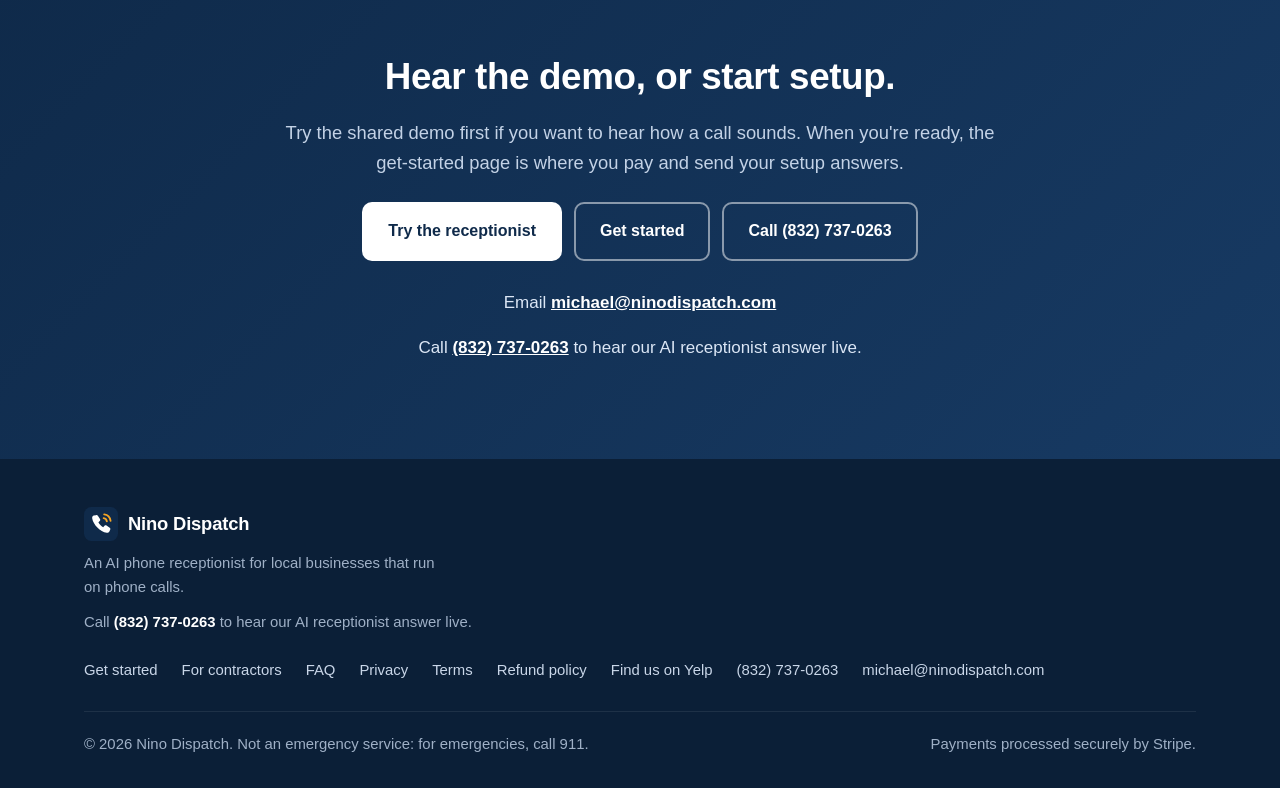
<file: contractors.html>
<!DOCTYPE html>
<html lang="en">
<head>
<meta charset="utf-8">
<meta name="viewport" content="width=device-width, initial-scale=1">
<title>AI receptionist for Houston contractors | Nino Dispatch</title>
<meta name="description" content="Remote AI receptionist for Houston-area contractors. It answers calls while you're on a job, takes the caller's details, and sends a summary. $297 a month.">
<link rel="canonical" href="https://ninodispatch.com/contractors.html">
<link rel="icon" href="favicon.svg" type="image/svg+xml">
<meta name="theme-color" content="#0f2a4a">
<meta property="og:type" content="website">
<meta property="og:site_name" content="Nino Dispatch">
<meta property="og:title" content="AI receptionist for Houston contractors | Nino Dispatch">
<meta property="og:description" content="Remote AI receptionist for Houston-area contractors. It answers calls while you're on a job, takes the caller's details, and sends a summary. $297 a month.">
<meta property="og:url" content="https://ninodispatch.com/contractors.html">
<meta property="og:image" content="https://ninodispatch.com/images/owner-on-phone.jpg">
<meta property="og:image:width" content="1600">
<meta property="og:image:height" content="900">
<meta name="twitter:card" content="summary_large_image">
<link rel="stylesheet" href="styles.css">
</head>
<body>
<a class="skip" href="#main">Skip to content</a>
<header class="site-header">
  <nav class="container nav" aria-label="Main">
    <a class="brand" href="index.html"><img src="favicon.svg" alt="" width="34" height="34">Nino Dispatch</a>
    <div class="nav-end">
      <a class="header-call" href="tel:+18327370263"><span class="say">Call </span>(832) 737-0263<span class="sr-only"> to hear our AI receptionist answer live</span></a>
      <input type="checkbox" id="nav-toggle" class="nav-toggle" aria-hidden="true">
      <label for="nav-toggle" class="nav-burger" aria-label="Open menu"><span></span><span></span><span></span></label>
      <ul class="nav-links">
      <li><a href="index.html#how">How it works</a></li>
      <li><a href="index.html#features">Features</a></li>
      <li><a href="index.html#pricing">Pricing</a></li>
      <li><a href="index.html#faq">FAQ</a></li>
      <li><a href="index.html#contact">Contact</a></li>
      <li><a class="btn btn-primary btn-sm" href="get-started.html">Get started</a></li>
      </ul>
    </div>
  </nav>
</header>

<main id="main">

<section class="hero">
  <div class="container hero-grid">
    <div>
      <span class="eyebrow">For Houston-area contractors</span>
      <h1>Calls answered while you're on the job.</h1>
      <p class="lead">Nino Dispatch sets up an AI phone receptionist for plumbers, HVAC techs, electricians, roofers, and similar crews. When a call forwards because you can't pick up, it answers, asks for the details you chose, and sends you a summary. You keep your current number.</p>
      <div class="hero-ctas">
        <a class="btn btn-primary" href="https://app.trillet.ai/call-flows/demo/f57065af324d1a1c0ba0ff2333952b16" target="_blank" rel="noopener">Try the receptionist</a>
        <a class="btn btn-ghost" href="get-started.html">Get started</a>
      </div>
      <p class="fine">The try button opens the existing Demo Plumbing &amp; Air call in a new tab. Allow your microphone. Demo calls are limited to 3 minutes. No need to give real information.</p>
      <p class="hero-call">Call <a href="tel:+18327370263">(832) 737-0263</a> to hear our AI receptionist answer live.</p>
      <ul class="checks">
        <li>$297/mo, no setup fee</li>
        <li>You keep your number</li>
        <li>Set up remotely by email</li>
      </ul>
    </div>
    <div class="hero-media">
      <img src="images/plumber-at-work.jpg" width="1200" height="800" alt="A plumber at work in a customer's bathroom" fetchpriority="high">
    </div>
  </div>
</section>

<section class="section" id="on-the-job">
  <div class="container">
    <div class="section-head">
      <span class="eyebrow">On the job</span>
      <h2>What happens when you can't pick up</h2>
      <p class="lead">This is for the calls that arrive while you are under a sink, on a roof, driving, or already on the phone. It uses your carrier's call forwarding. There is no new phone system to learn.</p>
    </div>
    <div class="features">
      <div class="feature"><h3>Your phone can still ring first</h3><p>Most people choose missed calls only. Your line rings. If you don't answer, you're on another call, or the phone is off, the AI picks up. You can instead send every call straight to the AI.</p></div>
      <div class="feature"><h3>Callers hear your business</h3><p>The greeting uses your business name. You can write it, or we write one for you to approve. We recommend it says it is your business's AI assistant. The receptionist speaks English only.</p></div>
      <div class="feature"><h3>It collects the details you choose</h3><p>You decide what to ask, such as name, callback number, address, and what the caller needs. It can also answer simple questions from the hours and services you give us. It won't quote a price unless you tell us which prices are OK to share.</p></div>
      <div class="feature"><h3>You get a summary</h3><p>After the call, we can text your mobile and email a summary to up to 3 addresses: who called, how to reach them, and what they needed. You call them back yourself.</p></div>
      <div class="feature"><h3>It can decline work you don't do</h3><p>Tell us what you don't offer and what it should never promise. It stays on that script and can politely say no.</p></div>
      <div class="feature"><h3>Nights and weekends, if calls forward</h3><p>When a call is forwarded at night, on a weekend, or on a holiday, the receptionist answers it. You tell us whether to mention an after-hours rate, and whether to name the amount or only say a different rate applies.</p></div>
    </div>
  </div>
</section>

<section class="section alt" id="setup">
  <div class="container">
    <div class="section-head">
      <span class="eyebrow">Setup</span>
      <h2>Three steps, handled mostly by email</h2>
      <p class="lead">The same sign-up path as the rest of the site. No office visit.</p>
    </div>
    <div class="steps">
      <div class="step"><div class="num">1</div><h3>Pay on the get-started page</h3><p>$297 for the first month, by card, through the Stripe checkout linked from <a href="get-started.html">Get started</a>. No setup fee. You're billed again on that same day each month. Sales tax is added if the law requires it.</p></div>
      <div class="step"><div class="num">2</div><h3>Send your setup answers</h3><p>The get-started form opens an email to michael@ninodispatch.com. It asks for your hours, services, service area, what to ask callers, and how you want summaries delivered. Short answers are fine. Nothing is sent until you press send in your email app.</p></div>
      <div class="step"><div class="num">3</div><h3>We build it, then you forward</h3><p>We set up a receptionist number with your greeting and test it by calling it ourselves. Then we email forwarding steps for your carrier. Turning forwarding on takes about 2 minutes on your phone. You confirm it by calling your business number from another phone.</p></div>
    </div>
    <p class="fine center">Forwarding steps on the site cover T-Mobile, Verizon, and AT&amp;T mobile lines, on iPhone and Android. For a landline or VoIP line, say which provider in the form and we work out the steps. Prepaid lines can differ, so check with your carrier. Forwarded calls may use your plan's minutes or be billed by the carrier.</p>
  </div>
</section>

<section class="section" id="limits">
  <div class="container narrow">
    <div class="section-head">
      <span class="eyebrow">Before you rely on it</span>
      <h2>What this service does not do</h2>
    </div>
    <div class="highlight"><p><strong>Nino Dispatch is not an emergency service.</strong> It must not be used for 911 or other emergency calls. Anyone with an emergency should call 911. Answering a forwarded call is not the same as sending a technician.</p></div>
    <p>You can tell us what you consider urgent, a number to transfer those calls to, the hours a transfer is allowed, and what to do if the transfer does not connect. If you don't want transfers, it takes a message instead. A transfer goes to a number you already use. We do not roll a truck.</p>
    <p>If you want the receptionist to book appointments, say so in setup and tell us your calendar and rules. We confirm how booking will work before you rely on it. If you don't want that, choose message-taking only. The caller details still come to you, and you decide what to schedule.</p>
    <p>The AI can misunderstand a caller or get something wrong, and a forwarded call can fail if your carrier or a provider we use has an outage. We don't guarantee that every call will be answered, or that you will book more work. For calls that do forward, the AI replaces your carrier voicemail.</p>
    <p>Nino Dispatch is remote only. We set this up for contractors in the Houston area and elsewhere, but there is no shop, office, or service van to visit, and we don't publish a personal phone number or a home address. Your service area is the one you give us. Callers still dial your existing business number. Questions go to <a href="mailto:michael@ninodispatch.com">michael@ninodispatch.com</a>. Call <a href="tel:+18327370263">(832) 737-0263</a> to hear our AI receptionist answer live.</p>
    <p>Call recordings, transcripts, and caller details may be stored and are processed by the third-party providers that run the receptionist. We use that information to deliver your messages and run the service, and we don't sell it. Details are in the <a href="privacy.html">privacy policy</a> and the <a href="terms.html">terms</a>.</p>
  </div>
</section>

<section class="section alt" id="demo">
  <div class="container narrow">
    <div class="section-head">
      <span class="badge free">Live demo</span>
      <h2>Try the receptionist before you sign up</h2>
      <p class="lead">This is the same Demo Plumbing &amp; Air demo already on the homepage. It is not a line we provision for your shop, and it does not start a paid Nino Dispatch account.</p>
    </div>
    <div class="panel" style="text-align:center">
      <h3>Call it from your browser</h3>
      <p>No phone needed. Talk to the Demo Plumbing &amp; Air receptionist the way a caller would. Made-up details are fine.</p>
      <div class="hero-ctas" style="justify-content:center">
        <a class="btn btn-primary" href="https://app.trillet.ai/call-flows/demo/f57065af324d1a1c0ba0ff2333952b16" target="_blank" rel="noopener">Try the receptionist</a>
        <a class="btn btn-ghost" href="get-started.html">Get started</a>
      </div>
      <p class="fine">Opens in a new tab. Allow microphone. Demo calls limited to 3 minutes.</p>
    </div>
    <div class="panel" style="margin-top:24px">
      <h3>Sample call: Demo Plumbing &amp; Air</h3>
      <p>A recorded example of that same demo receptionist. It is a sample, not a recording of a Houston customer's job.</p>
      <audio class="sample-audio" src="demo-call.mp3" controls controlslist="nodownload" preload="metadata" style="display:block;width:100%;margin:14px 0 4px">
        Your browser does not support audio playback. <a href="demo-call.mp3">Download the sample call</a>.
      </audio>
    </div>
  </div>
</section>

<section class="section" id="price">
  <div class="container pricing">
    <div>
      <span class="eyebrow">Price</span>
      <h2>One monthly price</h2>
      <p class="lead">$297 a month from day one. No setup fee and no long-term contract. There is no free trial.</p>
      <p>If you're not happy, email <a href="mailto:michael@ninodispatch.com">michael@ninodispatch.com</a> within 30 days of your first payment and the first month's $297 is refunded in full. That refund is for new customers only, one per business, and it covers the first month only. It is not a promise of more jobs. <a href="refund-policy.html">Read the refund policy</a>.</p>
      <p>After the first 30 days, cancel by email and the service runs through the month you've paid for, then stops. You turn off forwarding on your own line. We'll email the steps.</p>
    </div>
    <div class="price-card">
      <div class="plan">Nino Dispatch receptionist</div>
      <div class="price"><span class="amt">$297</span><span class="per">/ month</span></div>
      <div style="color:var(--muted)">Billed monthly. Secure checkout by Stripe on the get-started page.</div>
      <ul>
        <li>AI receptionist with its own number, using your greeting and your answers</li>
        <li>Missed calls only, or every call, your choice</li>
        <li>Details you asked for, then a text and email summary</li>
        <li>Answers whenever calls are forwarded, including nights, weekends, and holidays</li>
        <li>Urgent transfers only to a number and hours you set</li>
        <li>Carrier forwarding steps and setup help by email</li>
      </ul>
      <a class="btn btn-primary btn-block" href="get-started.html">Get started</a>
      <p class="fine center">Payment, the setup form, and the go-live steps are all on that page.</p>
    </div>
  </div>
</section>

<section class="section alt" id="faq">
  <div class="container">
    <div class="section-head">
      <span class="eyebrow">FAQ</span>
      <h2>Practical questions</h2>
      <p class="lead">Anything else, email <a href="mailto:michael@ninodispatch.com">michael@ninodispatch.com</a>. Or call <a href="tel:+18327370263">(832) 737-0263</a> to hear our AI receptionist answer live.</p>
    </div>
    <div class="faq">
      <details><summary>Does my phone still ring while I'm on a job?</summary>
        <p>If you choose missed calls only, yes. Your phone rings first. The AI answers only when you don't, you're already on a call, or the phone is off or unreachable. If you choose all calls, your phone does not ring and every call goes to the AI. You can turn forwarding off later.</p>
      </details>
      <details><summary>Do I keep my business number?</summary>
        <p>Yes. Callers keep dialing the number you already use. Forwarding sends the calls you choose to the receptionist number we set up. For those forwarded calls, the AI replaces your carrier voicemail.</p>
      </details>
      <details><summary>Do you have an office in Houston?</summary>
        <p>No. Nino Dispatch is remote only. We can set the receptionist up for a Houston-area contractor, or for a contractor somewhere else, but there is no local office, no home address on this site, and no personal phone number to call. You can call <a href="tel:+18327370263">(832) 737-0263</a> to hear our AI receptionist answer live. That number is answered by the AI, not a person. Email is how we work with you.</p>
      </details>
      <details><summary>Will someone from Nino Dispatch show up at the job?</summary>
        <p>No. The service answers the phone and sends you the summary. You, or your own crew, decide whether to call the person back or take the work. We do not dispatch a technician.</p>
      </details>
      <details><summary>What about after-hours calls?</summary>
        <p>If the call forwards, the receptionist answers it at night, on weekends, and on holidays. During setup you can say whether after-hours, weekend, or holiday visits cost more, and whether the AI should give that price or only mention that a different rate applies. That is a message to the caller. It is not an after-hours dispatch service.</p>
      </details>
      <details><summary>Can it book the appointment for me?</summary>
        <p>Only if you ask for that. The setup form has a choice: just take messages, or book appointments. Booking needs your calendar and your rules, and we confirm how it will work during setup. If you're not sure, start with messages. You still get the caller's details.</p>
      </details>
      <details><summary>How do I try it without signing up?</summary>
        <p>Use <a href="https://app.trillet.ai/call-flows/demo/f57065af324d1a1c0ba0ff2333952b16" target="_blank" rel="noopener">Try the receptionist</a>. It opens the Demo Plumbing &amp; Air demo in your browser. Allow the microphone. The call is limited to 3 minutes, and you don't need to share real customer information. You can also play the sample recording on this page.</p>
      </details>
      <details><summary>What if the AI is wrong?</summary>
        <p>If it doesn't know the answer, it takes a message so you can call back, or it follows the instructions you gave. You can also list things it should never say. It can still make mistakes. Read the limits above, and the <a href="terms.html">terms</a>, before you count on it.</p>
      </details>
    </div>
  </div>
</section>

<section class="cta-band" id="contact">
  <div class="container narrow center">
    <h2>Hear the demo, or start setup.</h2>
    <p class="lead" style="color:#c3d2e6">Try the shared demo first if you want to hear how a call sounds. When you're ready, the get-started page is where you pay and send your setup answers.</p>
    <div class="row">
      <a class="btn btn-light" href="https://app.trillet.ai/call-flows/demo/f57065af324d1a1c0ba0ff2333952b16" target="_blank" rel="noopener">Try the receptionist</a>
      <a class="btn btn-outline-light" href="get-started.html">Get started</a>
      <a class="btn btn-outline-light" href="tel:+18327370263">Call (832) 737-0263</a>
    </div>
    <p style="margin-top:28px">Email <a class="mail" href="mailto:michael@ninodispatch.com">michael@ninodispatch.com</a></p>
    <p style="margin-top:8px">Call <a class="mail" href="tel:+18327370263">(832) 737-0263</a> to hear our AI receptionist answer live.</p>
  </div>
</section>

</main>

<footer class="site-footer">
  <div class="container">
    <div class="footer-grid">
      <div>
        <a class="brand" href="index.html"><img src="favicon.svg" alt="" width="30" height="30">Nino Dispatch</a>
        <p style="margin:10px 0 0;max-width:360px">An AI phone receptionist for local businesses that run on phone calls.</p>
        <p class="footer-call">Call <a href="tel:+18327370263">(832) 737-0263</a> to hear our AI receptionist answer live.</p>
      </div>
      <ul class="footer-links">
        <li><a href="get-started.html">Get started</a></li>
        <li><a href="contractors.html">For contractors</a></li>
        <li><a href="index.html#faq">FAQ</a></li>
        <li><a href="privacy.html">Privacy</a></li>
        <li><a href="terms.html">Terms</a></li>
        <li><a href="refund-policy.html">Refund policy</a></li>
        <li><a href="https://www.yelp.com/biz/nino-dispatch-houston" target="_blank" rel="noopener">Find us on Yelp</a></li>
        <li><a href="tel:+18327370263">(832) 737-0263</a></li>
        <li><a href="mailto:michael@ninodispatch.com">michael@ninodispatch.com</a></li>
      </ul>
    </div>
    <div class="copy">
      <span>&copy; 2026 Nino Dispatch. Not an emergency service: for emergencies, call 911.</span>
      <span>Payments processed securely by Stripe.</span>
    </div>
  </div>
</footer>
<script data-goatcounter="https://ninodispatch.goatcounter.com/count" async src="//gc.zgo.at/count.js"></script>
</body>
</html>
</file>
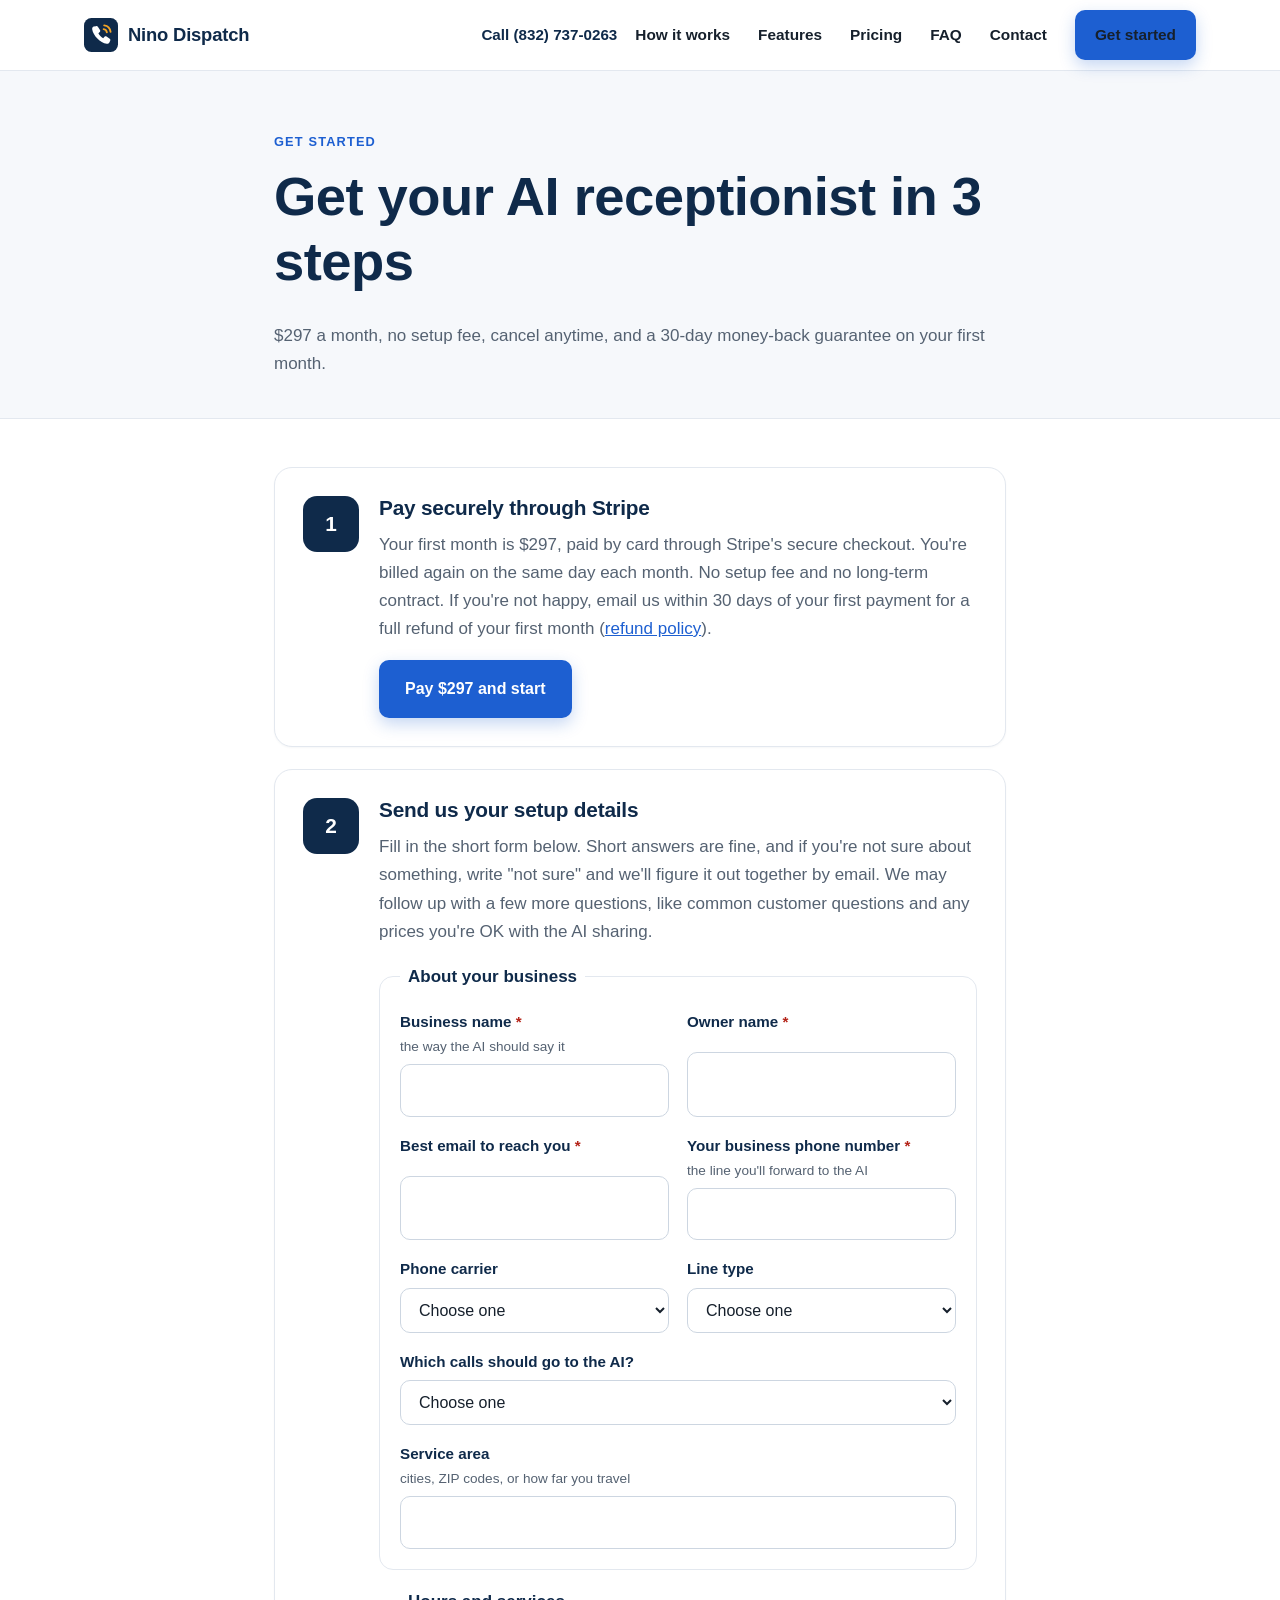
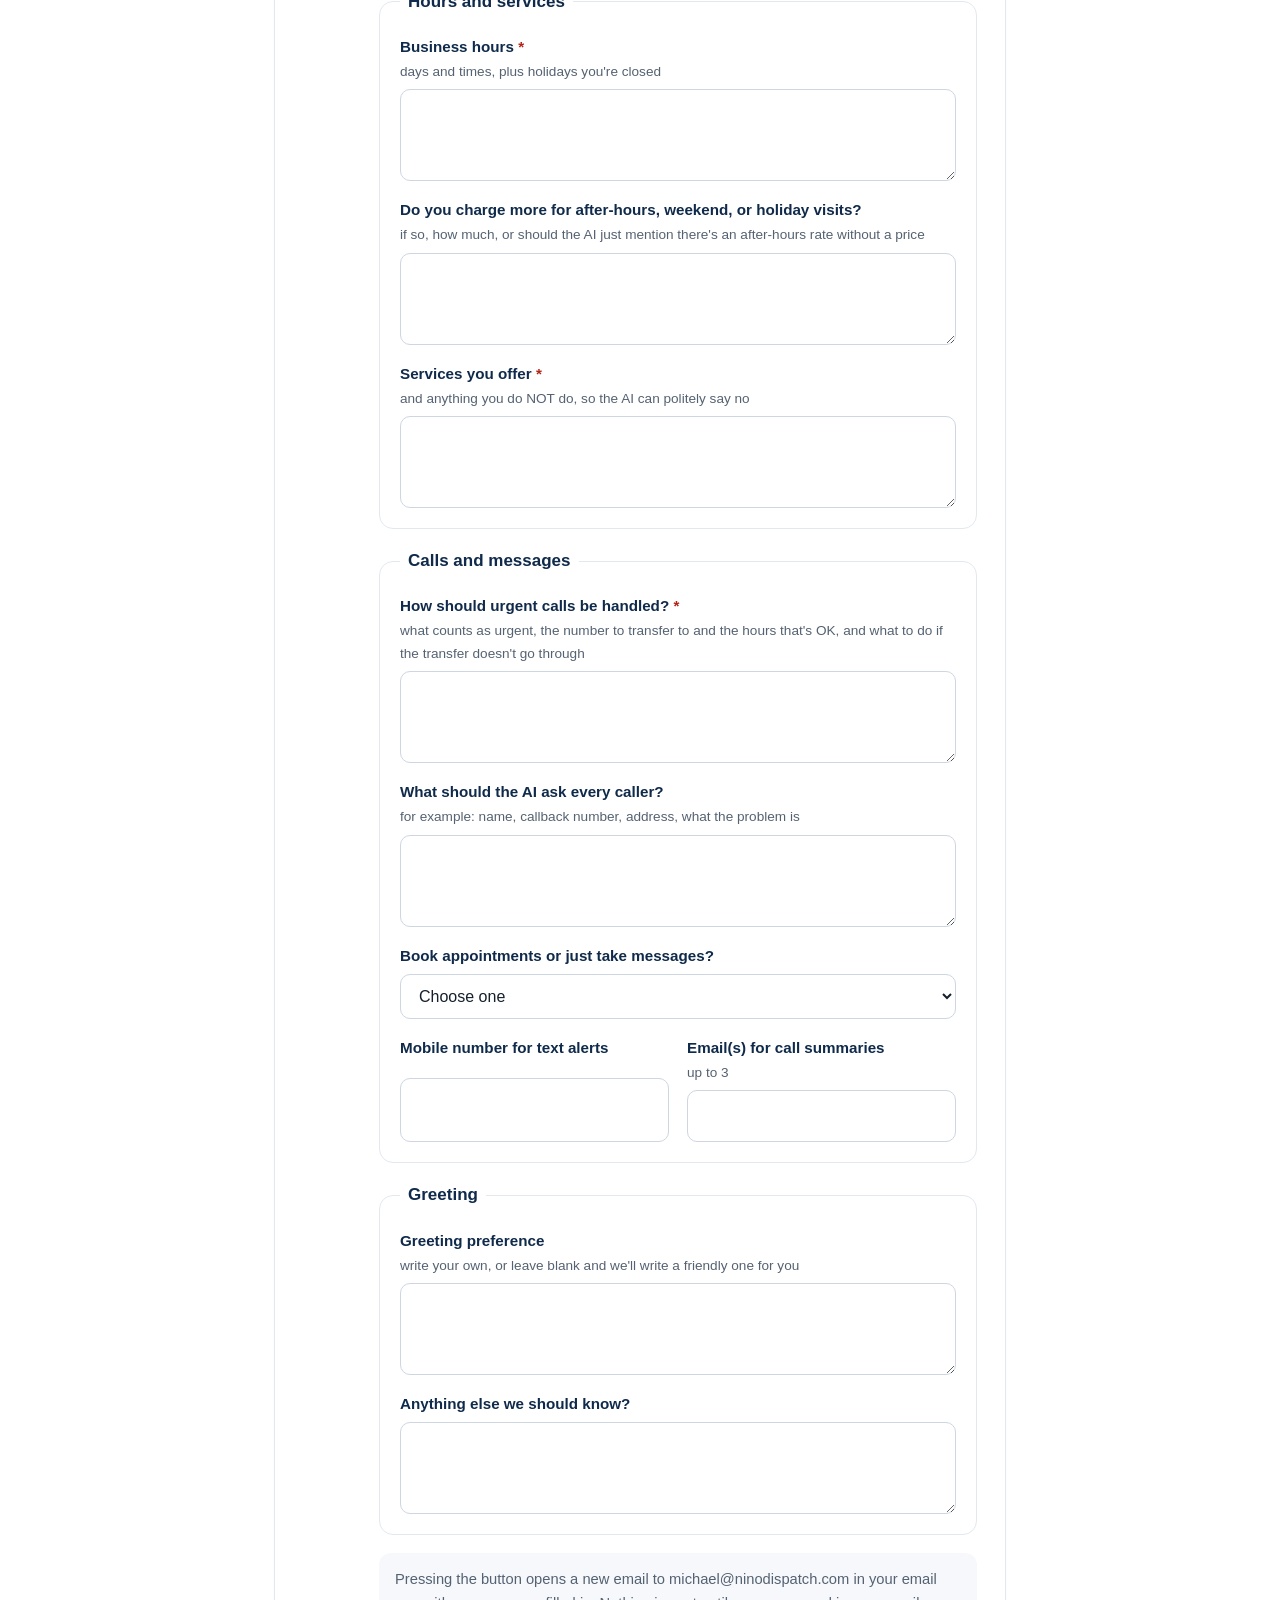
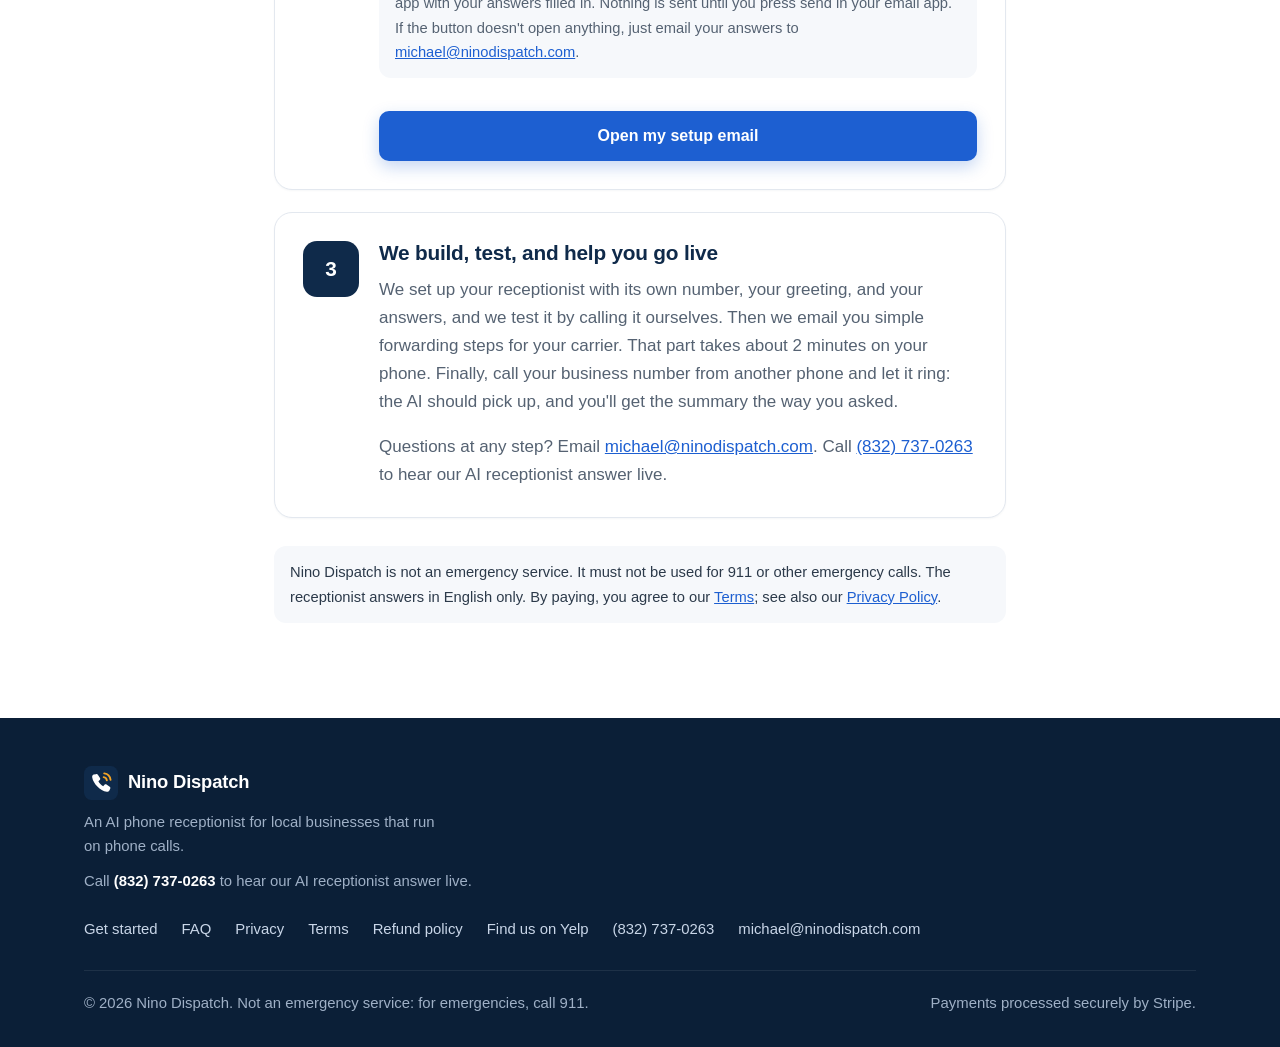
<file: get-started.html>
<!DOCTYPE html>
<html lang="en">
<head>
<meta charset="utf-8">
<meta name="viewport" content="width=device-width, initial-scale=1">
<title>Get started | Nino Dispatch</title>
<meta name="description" content="Sign up for Nino Dispatch in three steps: pay securely through Stripe, send us your setup details, and we build, test, and help you go live.">
<link rel="canonical" href="https://ninodispatch.com/get-started.html">
<link rel="icon" href="favicon.svg" type="image/svg+xml">
<meta name="theme-color" content="#0f2a4a">
<meta property="og:type" content="website">
<meta property="og:site_name" content="Nino Dispatch">
<meta property="og:title" content="Get started | Nino Dispatch">
<meta property="og:description" content="Sign up for Nino Dispatch in three steps: pay securely through Stripe, send us your setup details, and we build, test, and help you go live.">
<meta property="og:url" content="https://ninodispatch.com/get-started.html">
<meta property="og:image" content="https://ninodispatch.com/images/owner-on-phone.jpg">
<meta property="og:image:width" content="1600">
<meta property="og:image:height" content="900">
<meta name="twitter:card" content="summary_large_image">
<link rel="stylesheet" href="styles.css">
</head>
<body>
<a class="skip" href="#main">Skip to content</a>
<header class="site-header">
  <nav class="container nav" aria-label="Main">
    <a class="brand" href="index.html"><img src="favicon.svg" alt="" width="34" height="34">Nino Dispatch</a>
    <div class="nav-end">
      <a class="header-call" href="tel:+18327370263"><span class="say">Call </span>(832) 737-0263<span class="sr-only"> to hear our AI receptionist answer live</span></a>
      <input type="checkbox" id="nav-toggle" class="nav-toggle" aria-hidden="true">
      <label for="nav-toggle" class="nav-burger" aria-label="Open menu"><span></span><span></span><span></span></label>
      <ul class="nav-links">
      <li><a href="index.html#how">How it works</a></li>
      <li><a href="index.html#features">Features</a></li>
      <li><a href="index.html#pricing">Pricing</a></li>
      <li><a href="index.html#faq">FAQ</a></li>
      <li><a href="index.html#contact">Contact</a></li>
      <li><a class="btn btn-primary btn-sm" href="get-started.html">Get started</a></li>
      </ul>
    </div>
  </nav>
</header>
<main id="main">
<section class="doc-hero"><div class="container narrow"><span class="eyebrow">Get started</span><h1>Get your AI receptionist in 3 steps</h1><p>$297 a month, no setup fee, cancel anytime, and a 30-day money-back guarantee on your first month.</p></div></section>
<section class="doc"><div class="container narrow">
<div class="gs-steps">
  <div class="gs-step"><div class="num">1</div><div>
    <h2 style="margin-top:0">Pay securely through Stripe</h2>
    <p>Your first month is $297, paid by card through Stripe's secure checkout. You're billed again on the same day each month. No setup fee and no long-term contract. If you're not happy, email us within 30 days of your first payment for a full refund of your first month (<a href="refund-policy.html">refund policy</a>).</p>
    <a class="btn btn-primary" href="https://buy.stripe.com/14A6oAb1kfcUdXF7iq8ww00">Pay $297 and start</a>
  </div></div>

  <div class="gs-step" id="setup"><div class="num">2</div><div>
    <h2 style="margin-top:0">Send us your setup details</h2>
    <p>Fill in the short form below. Short answers are fine, and if you're not sure about something, write "not sure" and we'll figure it out together by email. We may follow up with a few more questions, like common customer questions and any prices you're OK with the AI sharing.</p>
    
<form class="setup" id="setup-form" action="mailto:michael@ninodispatch.com?subject=Nino%20Dispatch%20setup%20form" method="post" enctype="text/plain">
  <fieldset><legend>About your business</legend>
    <div class="two">
      <div class="field"><label for="biz">Business name <span style="color:#b42318">*</span> <span class="hint">the way the AI should say it</span></label><input id="biz" name="Business name" type="text" required placeholder="" autocomplete="off"></div>
      <div class="field"><label for="owner">Owner name <span style="color:#b42318">*</span></label><input id="owner" name="Owner name" type="text" required placeholder="" autocomplete="off"></div>
    </div>
    <div class="two">
      <div class="field"><label for="email">Best email to reach you <span style="color:#b42318">*</span></label><input id="email" name="Best email to reach you" type="email" required placeholder="" autocomplete="off"></div>
      <div class="field"><label for="line">Your business phone number <span style="color:#b42318">*</span> <span class="hint">the line you'll forward to the AI</span></label><input id="line" name="Your business phone number" type="tel" required placeholder="" autocomplete="off"></div>
    </div>
    <div class="two">
      <div class="field"><label for="carrier">Phone carrier</label><select id="carrier" name="Phone carrier"><option value="">Choose one</option><option>T-Mobile</option><option>Verizon</option><option>AT&amp;T</option><option>Other / not sure</option></select></div>
      <div class="field"><label for="linetype">Line type</label><select id="linetype" name="Line type"><option value="">Choose one</option><option>Mobile</option><option>Landline</option><option>VoIP</option><option>Not sure</option></select></div>
    </div>
    <div class="field"><label for="forward">Which calls should go to the AI?</label><select id="forward" name="Which calls should go to the AI?"><option value="">Choose one</option><option>Missed calls only (no answer, busy, phone off)</option><option>All calls</option><option>Not sure yet</option></select></div>
    <div class="field"><label for="area">Service area <span class="hint">cities, ZIP codes, or how far you travel</span></label><input id="area" name="Service area" type="text" placeholder="" autocomplete="off"></div>
  </fieldset>
  <fieldset><legend>Hours and services</legend>
    <div class="field"><label for="hours">Business hours <span style="color:#b42318">*</span> <span class="hint">days and times, plus holidays you're closed</span></label><textarea id="hours" name="Business hours" required placeholder=""></textarea></div>
    <div class="field"><label for="afterhours">Do you charge more for after-hours, weekend, or holiday visits? <span class="hint">if so, how much, or should the AI just mention there's an after-hours rate without a price</span></label><textarea id="afterhours" name="After-hours, weekend, or holiday pricing" placeholder=""></textarea></div>
    <div class="field"><label for="services">Services you offer <span style="color:#b42318">*</span> <span class="hint">and anything you do NOT do, so the AI can politely say no</span></label><textarea id="services" name="Services you offer" required placeholder=""></textarea></div>
  </fieldset>
  <fieldset><legend>Calls and messages</legend>
    <div class="field"><label for="urgent">How should urgent calls be handled? <span style="color:#b42318">*</span> <span class="hint">what counts as urgent, the number to transfer to and the hours that's OK, and what to do if the transfer doesn't go through</span></label><textarea id="urgent" name="How should urgent calls be handled?" required placeholder=""></textarea></div>
    <div class="field"><label for="collect">What should the AI ask every caller? <span class="hint">for example: name, callback number, address, what the problem is</span></label><textarea id="collect" name="What should the AI ask every caller?" placeholder=""></textarea></div>
    <div class="field"><label for="booking">Book appointments or just take messages?</label><select id="booking" name="Book appointments or just take messages?"><option value="">Choose one</option><option>Just take messages</option><option>Book appointments (we'll ask about your calendar and rules)</option><option>Not sure yet</option></select></div>
    <div class="two">
      <div class="field"><label for="textto">Mobile number for text alerts</label><input id="textto" name="Mobile number for text alerts" type="tel" placeholder="" autocomplete="off"></div>
      <div class="field"><label for="emailto">Email(s) for call summaries <span class="hint">up to 3</span></label><input id="emailto" name="Email(s) for call summaries" type="text" placeholder="" autocomplete="off"></div>
    </div>
  </fieldset>
  <fieldset><legend>Greeting</legend>
    <div class="field"><label for="greeting">Greeting preference <span class="hint">write your own, or leave blank and we'll write a friendly one for you</span></label><textarea id="greeting" name="Greeting preference" placeholder=""></textarea></div>
    <div class="field"><label for="other">Anything else we should know?</label><textarea id="other" name="Anything else we should know?" placeholder=""></textarea></div>
  </fieldset>
  <p class="note">Pressing the button opens a new email to michael@ninodispatch.com in your email app with your answers filled in. Nothing is sent until you press send in your email app. If the button doesn't open anything, just email your answers to <a href="mailto:michael@ninodispatch.com?subject=Nino%20Dispatch%20setup%20form">michael@ninodispatch.com</a>.</p>
  <button class="btn btn-primary" type="submit">Open my setup email</button>
</form>
<script>
document.getElementById('setup-form').addEventListener('submit', function (e) {
  e.preventDefault();
  var form = e.target;
  if (!form.reportValidity()) return;
  var lines = ['Nino Dispatch setup form', ''];
  Array.prototype.forEach.call(form.querySelectorAll('input, textarea, select'), function (el) {
    var v = (el.value || '').trim();
    lines.push(el.name + ': ' + (v || '-'));
  });
  lines.push('', 'Thanks!');
  var biz = form.querySelector('#biz').value.trim();
  var subject = 'Setup form: ' + (biz || 'new client');
  window.location.href = 'mailto:michael@ninodispatch.com?subject=' + encodeURIComponent(subject) + '&body=' + encodeURIComponent(lines.join('\n'));
});
</script>

  </div></div>

  <div class="gs-step"><div class="num">3</div><div>
    <h2 style="margin-top:0">We build, test, and help you go live</h2>
    <p>We set up your receptionist with its own number, your greeting, and your answers, and we test it by calling it ourselves. Then we email you simple forwarding steps for your carrier. That part takes about 2 minutes on your phone. Finally, call your business number from another phone and let it ring: the AI should pick up, and you'll get the summary the way you asked.</p>
    <p style="margin:0">Questions at any step? Email <a href="mailto:michael@ninodispatch.com">michael@ninodispatch.com</a>. Call <a href="tel:+18327370263">(832) 737-0263</a> to hear our AI receptionist answer live.</p>
  </div></div>
</div>
<p class="note" style="margin-top:28px">Nino Dispatch is not an emergency service. It must not be used for 911 or other emergency calls. The receptionist answers in English only. By paying, you agree to our <a href="terms.html">Terms</a>; see also our <a href="privacy.html">Privacy Policy</a>.</p>
</div></section>
</main>

<footer class="site-footer">
  <div class="container">
    <div class="footer-grid">
      <div>
        <a class="brand" href="index.html"><img src="favicon.svg" alt="" width="30" height="30">Nino Dispatch</a>
        <p style="margin:10px 0 0;max-width:360px">An AI phone receptionist for local businesses that run on phone calls.</p>
        <p class="footer-call">Call <a href="tel:+18327370263">(832) 737-0263</a> to hear our AI receptionist answer live.</p>
      </div>
      <ul class="footer-links">
        <li><a href="get-started.html">Get started</a></li>
        <li><a href="index.html#faq">FAQ</a></li>
        <li><a href="privacy.html">Privacy</a></li>
        <li><a href="terms.html">Terms</a></li>
        <li><a href="refund-policy.html">Refund policy</a></li>
        <li><a href="https://www.yelp.com/biz/nino-dispatch-houston" target="_blank" rel="noopener">Find us on Yelp</a></li>
        <li><a href="tel:+18327370263">(832) 737-0263</a></li>
        <li><a href="mailto:michael@ninodispatch.com">michael@ninodispatch.com</a></li>
      </ul>
    </div>
    <div class="copy">
      <span>&copy; 2026 Nino Dispatch. Not an emergency service: for emergencies, call 911.</span>
      <span>Payments processed securely by Stripe.</span>
    </div>
  </div>
</footer>
<script data-goatcounter="https://ninodispatch.goatcounter.com/count" async src="//gc.zgo.at/count.js"></script>
</body>
</html>
</file>
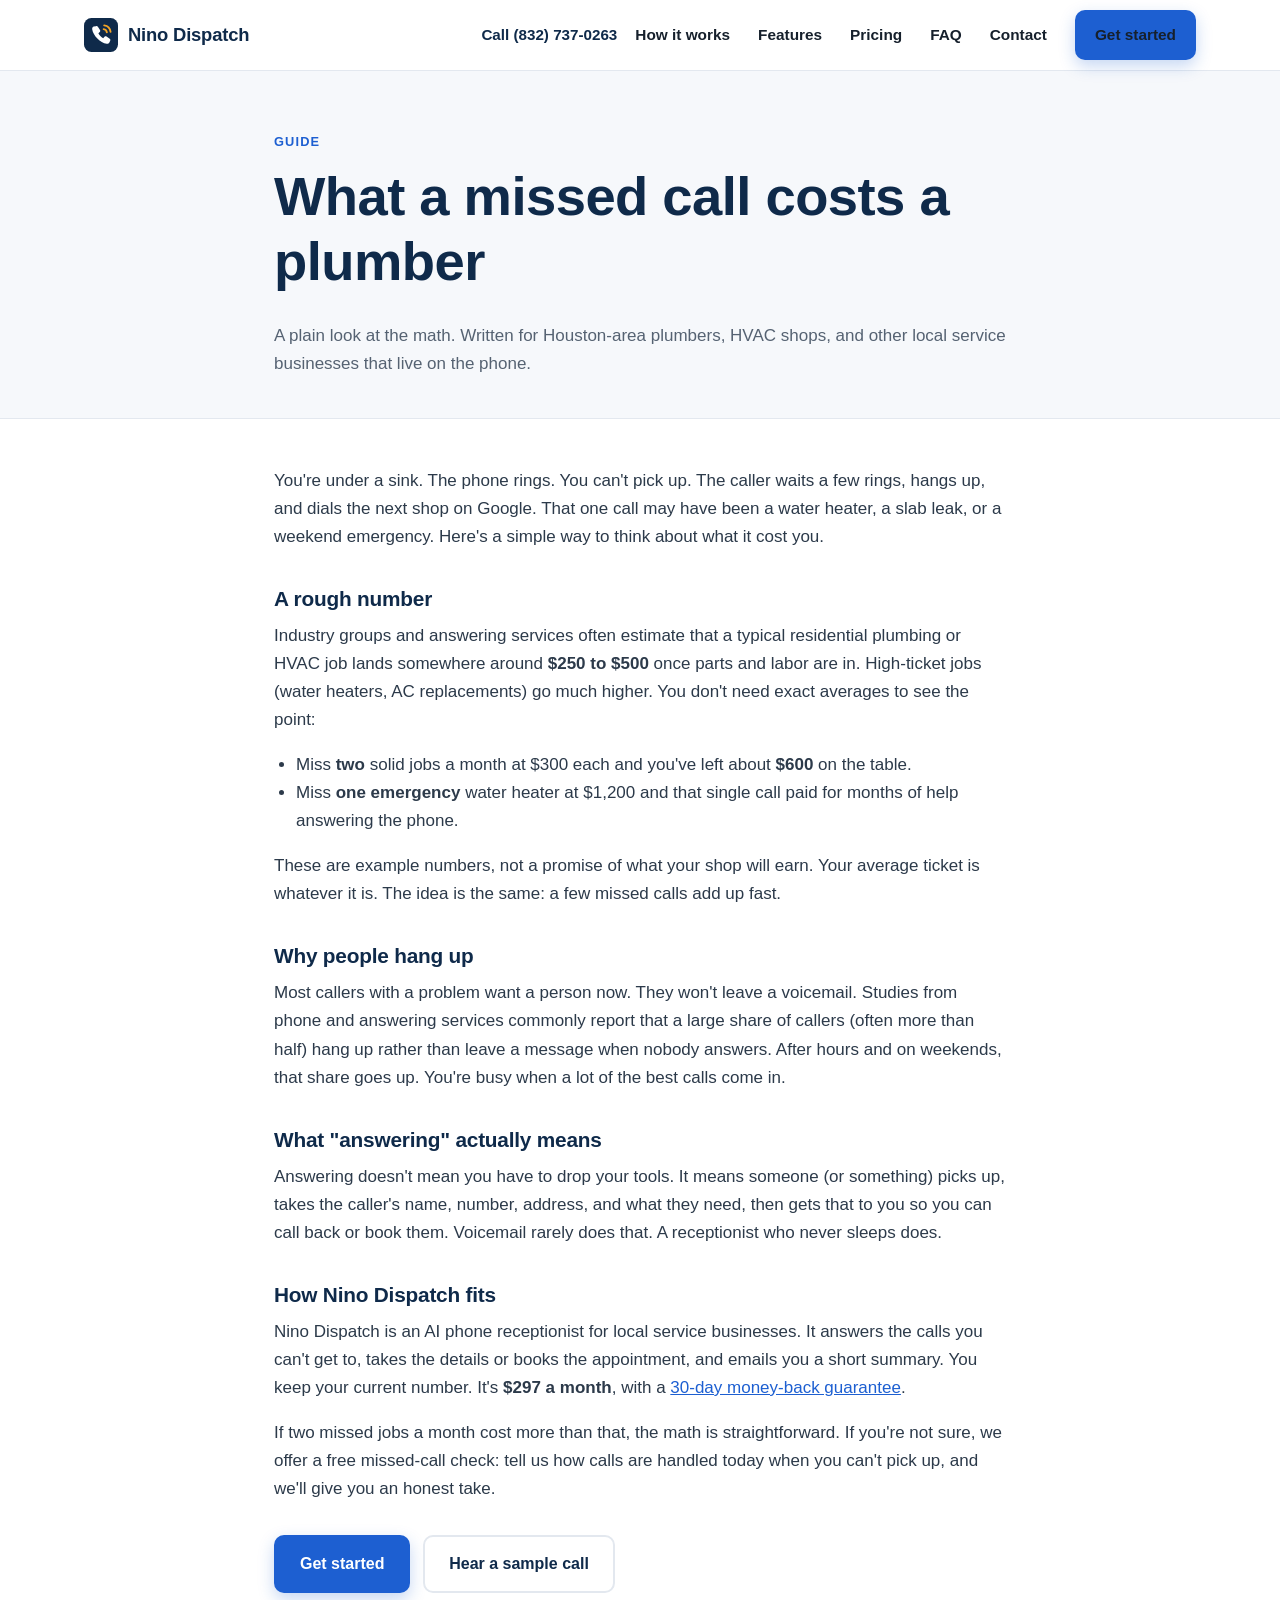
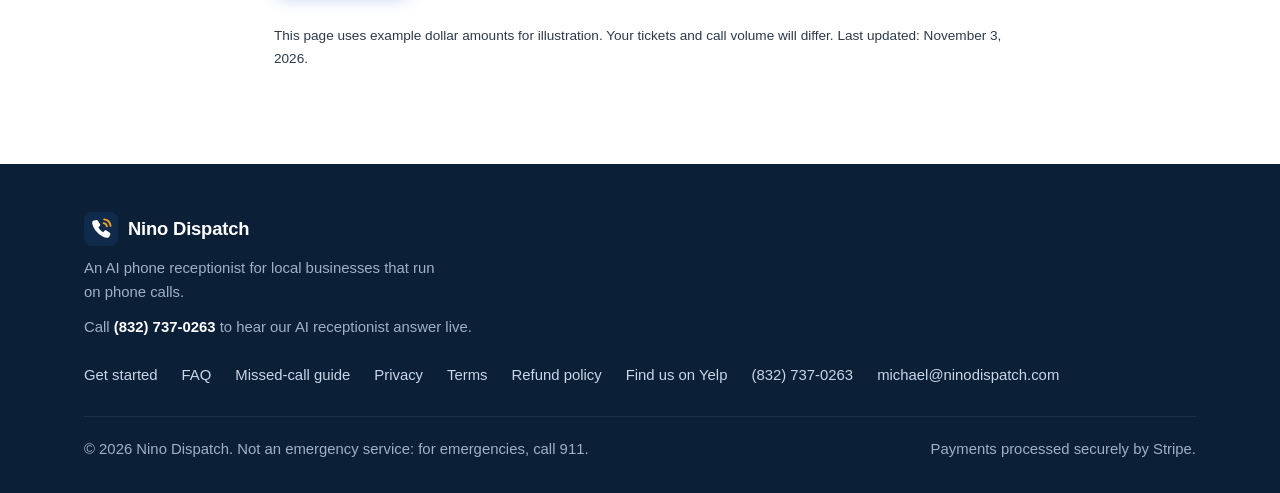
<file: missed-calls.html>
<!DOCTYPE html>
<html lang="en">
<head>
<meta charset="utf-8">
<meta name="viewport" content="width=device-width, initial-scale=1">
<title>What a Missed Call Costs a Plumber | Nino Dispatch</title>
<meta name="description" content="A simple look at what one missed call can cost a plumber or HVAC shop, and how answering every call changes the math.">
<link rel="canonical" href="https://ninodispatch.com/missed-calls.html">
<link rel="icon" href="favicon.svg" type="image/svg+xml">
<meta name="theme-color" content="#0f2a4a">
<meta property="og:type" content="article">
<meta property="og:site_name" content="Nino Dispatch">
<meta property="og:title" content="What a Missed Call Costs a Plumber | Nino Dispatch">
<meta property="og:description" content="A simple look at what one missed call can cost a plumber or HVAC shop, and how answering every call changes the math.">
<meta property="og:url" content="https://ninodispatch.com/missed-calls.html">
<meta property="og:image" content="https://ninodispatch.com/images/owner-on-phone.jpg">
<meta property="og:image:width" content="1600">
<meta property="og:image:height" content="900">
<meta name="twitter:card" content="summary_large_image">
<link rel="stylesheet" href="styles.css">
</head>
<body>
<a class="skip" href="#main">Skip to content</a>
<header class="site-header">
  <nav class="container nav" aria-label="Main">
    <a class="brand" href="index.html"><img src="favicon.svg" alt="" width="34" height="34">Nino Dispatch</a>
    <div class="nav-end">
      <a class="header-call" href="tel:+18327370263"><span class="say">Call </span>(832) 737-0263<span class="sr-only"> to hear our AI receptionist answer live</span></a>
      <input type="checkbox" id="nav-toggle" class="nav-toggle" aria-hidden="true">
      <label for="nav-toggle" class="nav-burger" aria-label="Open menu"><span></span><span></span><span></span></label>
      <ul class="nav-links">
      <li><a href="index.html#how">How it works</a></li>
      <li><a href="index.html#features">Features</a></li>
      <li><a href="index.html#pricing">Pricing</a></li>
      <li><a href="index.html#faq">FAQ</a></li>
      <li><a href="index.html#contact">Contact</a></li>
      <li><a class="btn btn-primary btn-sm" href="get-started.html">Get started</a></li>
      </ul>
    </div>
  </nav>
</header>
<main id="main">
<section class="doc-hero"><div class="container narrow">
  <span class="eyebrow">Guide</span>
  <h1>What a missed call costs a plumber</h1>
  <p>A plain look at the math. Written for Houston-area plumbers, HVAC shops, and other local service businesses that live on the phone.</p>
</div></section>
<section class="doc"><div class="container narrow">

<p>You're under a sink. The phone rings. You can't pick up. The caller waits a few rings, hangs up, and dials the next shop on Google. That one call may have been a water heater, a slab leak, or a weekend emergency. Here's a simple way to think about what it cost you.</p>

<h2>A rough number</h2>
<p>Industry groups and answering services often estimate that a typical residential plumbing or HVAC job lands somewhere around <strong>$250 to $500</strong> once parts and labor are in. High-ticket jobs (water heaters, AC replacements) go much higher. You don't need exact averages to see the point:</p>
<ul>
  <li>Miss <strong>two</strong> solid jobs a month at $300 each and you've left about <strong>$600</strong> on the table.</li>
  <li>Miss <strong>one emergency</strong> water heater at $1,200 and that single call paid for months of help answering the phone.</li>
</ul>
<p>These are example numbers, not a promise of what your shop will earn. Your average ticket is whatever it is. The idea is the same: a few missed calls add up fast.</p>

<h2>Why people hang up</h2>
<p>Most callers with a problem want a person now. They won't leave a voicemail. Studies from phone and answering services commonly report that a large share of callers (often more than half) hang up rather than leave a message when nobody answers. After hours and on weekends, that share goes up. You're busy when a lot of the best calls come in.</p>

<h2>What "answering" actually means</h2>
<p>Answering doesn't mean you have to drop your tools. It means someone (or something) picks up, takes the caller's name, number, address, and what they need, then gets that to you so you can call back or book them. Voicemail rarely does that. A receptionist who never sleeps does.</p>

<h2>How Nino Dispatch fits</h2>
<p>Nino Dispatch is an AI phone receptionist for local service businesses. It answers the calls you can't get to, takes the details or books the appointment, and emails you a short summary. You keep your current number. It's <strong>$297 a month</strong>, with a <a href="refund-policy.html">30-day money-back guarantee</a>.</p>
<p>If two missed jobs a month cost more than that, the math is straightforward. If you're not sure, we offer a free missed-call check: tell us how calls are handled today when you can't pick up, and we'll give you an honest take.</p>

<p style="margin-top:2rem">
  <a class="btn btn-primary" href="get-started.html">Get started</a>
  <a class="btn btn-ghost" href="index.html#sample" style="margin-left:8px">Hear a sample call</a>
</p>

<p class="fine" style="margin-top:2rem">This page uses example dollar amounts for illustration. Your tickets and call volume will differ. Last updated: November 3, 2026.</p>

</div></section>
</main>
<footer class="site-footer">
  <div class="container">
    <div class="footer-grid">
      <div>
        <a class="brand" href="index.html"><img src="favicon.svg" alt="" width="30" height="30">Nino Dispatch</a>
        <p style="margin:10px 0 0;max-width:360px">An AI phone receptionist for local businesses that run on phone calls.</p>
        <p class="footer-call">Call <a href="tel:+18327370263">(832) 737-0263</a> to hear our AI receptionist answer live.</p>
      </div>
      <ul class="footer-links">
        <li><a href="get-started.html">Get started</a></li>
        <li><a href="index.html#faq">FAQ</a></li>
        <li><a href="missed-calls.html">Missed-call guide</a></li>
        <li><a href="privacy.html">Privacy</a></li>
        <li><a href="terms.html">Terms</a></li>
        <li><a href="refund-policy.html">Refund policy</a></li>
        <li><a href="https://www.yelp.com/biz/nino-dispatch-houston" target="_blank" rel="noopener">Find us on Yelp</a></li>
        <li><a href="tel:+18327370263">(832) 737-0263</a></li>
        <li><a href="mailto:michael@ninodispatch.com">michael@ninodispatch.com</a></li>
      </ul>
    </div>
    <div class="copy">
      <span>&copy; 2026 Nino Dispatch. Not an emergency service: for emergencies, call 911.</span>
      <span>Payments processed securely by Stripe.</span>
    </div>
  </div>
</footer>
<script data-goatcounter="https://ninodispatch.goatcounter.com/count" async src="//gc.zgo.at/count.js"></script>
</body>
</html>
</file>
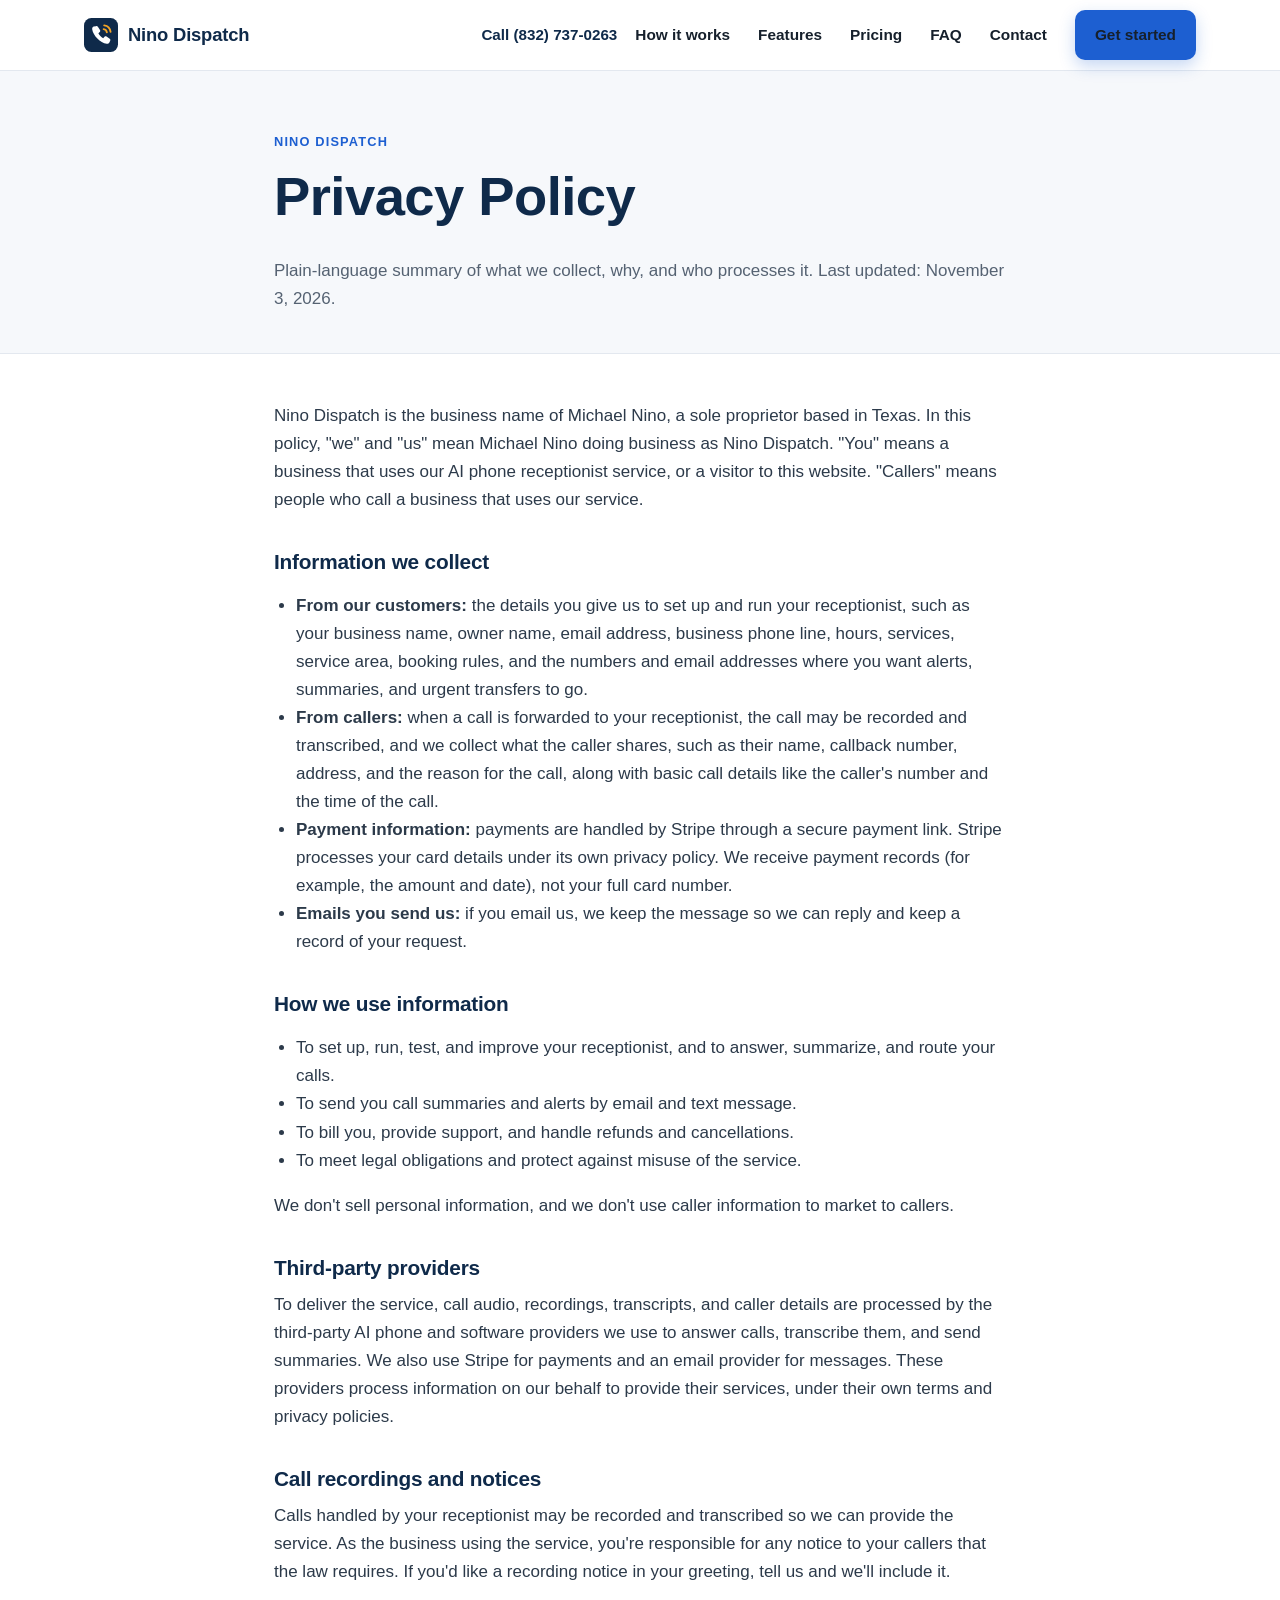
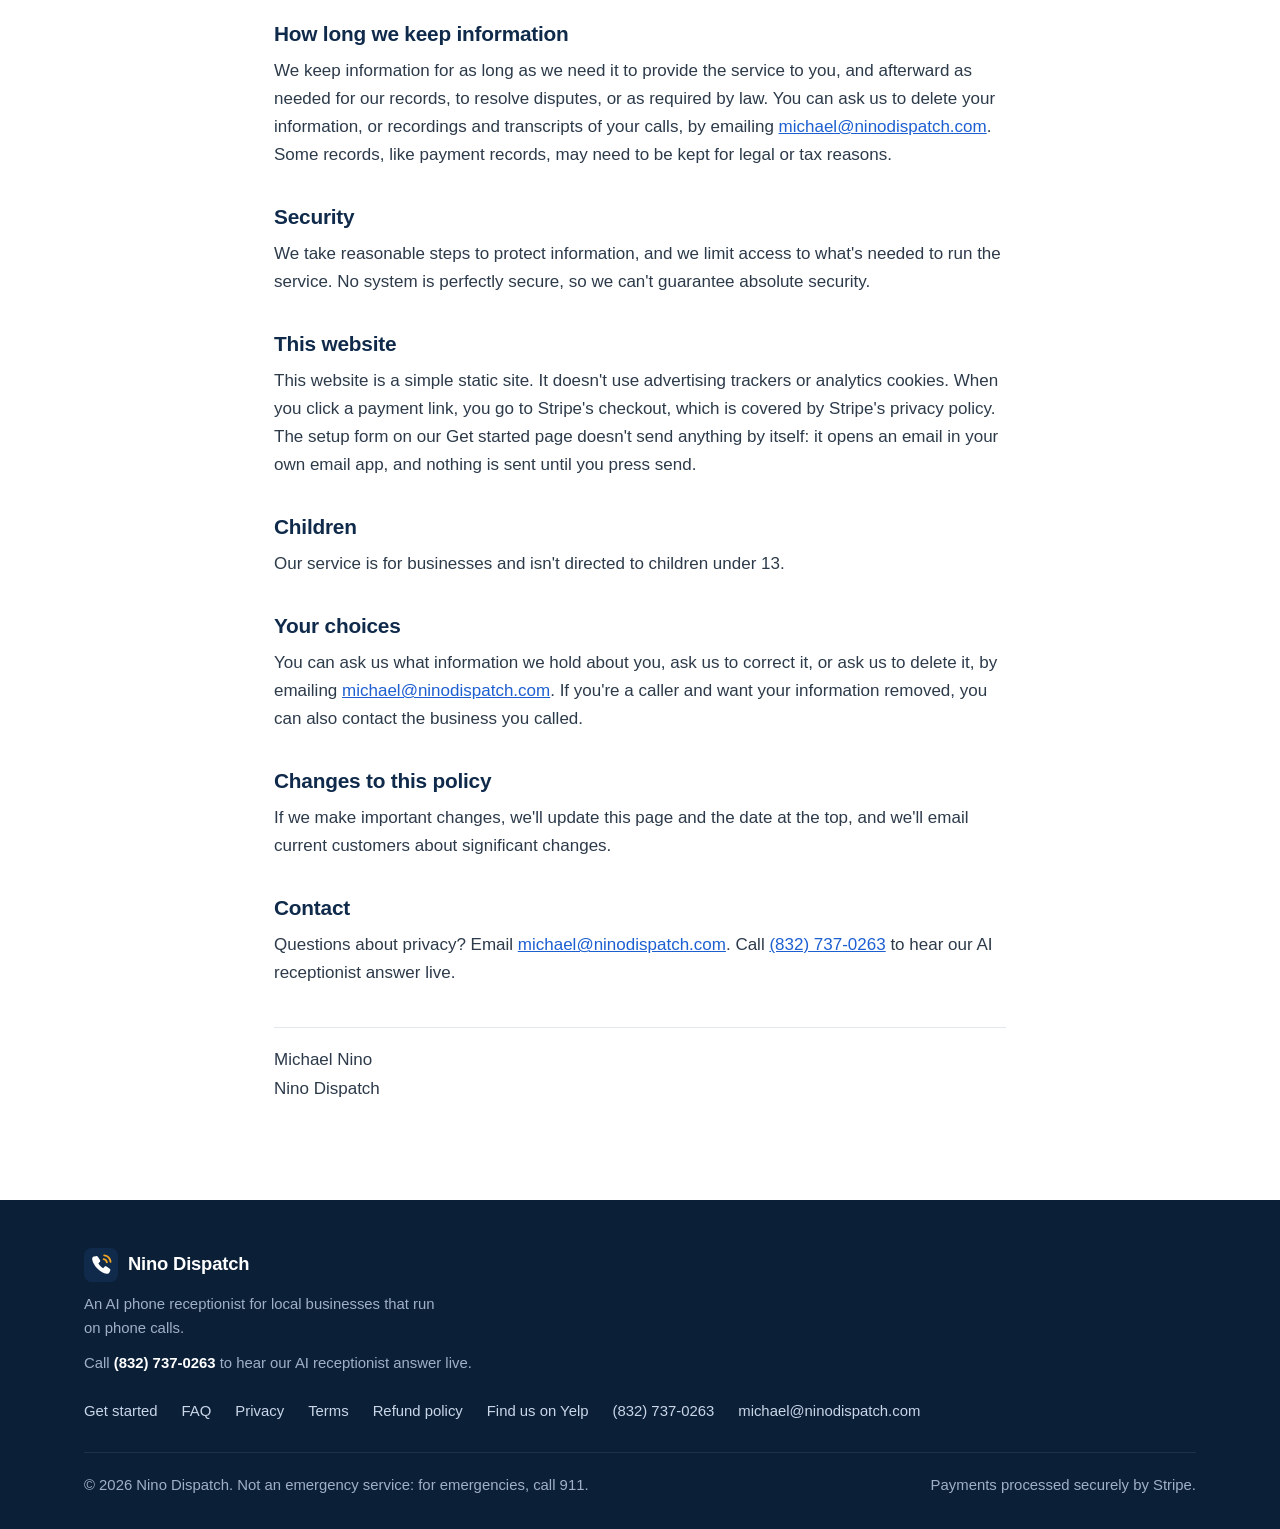
<file: privacy.html>
<!DOCTYPE html>
<!-- TEMPLATE, NOT LEGAL ADVICE. This privacy policy is a plain-language starting template for Michael Nino d/b/a Nino Dispatch (Texas sole proprietor). Have a Texas attorney review it before relying on it, especially call-recording notices, data retention, texting rules, and any industry rules (e.g., healthcare/HIPAA for dental clients). -->
<html lang="en">
<head>
<meta charset="utf-8">
<meta name="viewport" content="width=device-width, initial-scale=1">
<title>Privacy Policy | Nino Dispatch</title>
<meta name="description" content="How Nino Dispatch collects, uses, and protects information about its customers and their callers.">
<link rel="canonical" href="https://ninodispatch.com/privacy.html">
<link rel="icon" href="favicon.svg" type="image/svg+xml">
<meta name="theme-color" content="#0f2a4a">
<meta property="og:type" content="website">
<meta property="og:site_name" content="Nino Dispatch">
<meta property="og:title" content="Privacy Policy | Nino Dispatch">
<meta property="og:description" content="How Nino Dispatch collects, uses, and protects information about its customers and their callers.">
<meta property="og:url" content="https://ninodispatch.com/privacy.html">
<meta property="og:image" content="https://ninodispatch.com/images/owner-on-phone.jpg">
<meta property="og:image:width" content="1600">
<meta property="og:image:height" content="900">
<meta name="twitter:card" content="summary_large_image">
<link rel="stylesheet" href="styles.css">
</head>
<body>
<a class="skip" href="#main">Skip to content</a>
<header class="site-header">
  <nav class="container nav" aria-label="Main">
    <a class="brand" href="index.html"><img src="favicon.svg" alt="" width="34" height="34">Nino Dispatch</a>
    <div class="nav-end">
      <a class="header-call" href="tel:+18327370263"><span class="say">Call </span>(832) 737-0263<span class="sr-only"> to hear our AI receptionist answer live</span></a>
      <input type="checkbox" id="nav-toggle" class="nav-toggle" aria-hidden="true">
      <label for="nav-toggle" class="nav-burger" aria-label="Open menu"><span></span><span></span><span></span></label>
      <ul class="nav-links">
      <li><a href="index.html#how">How it works</a></li>
      <li><a href="index.html#features">Features</a></li>
      <li><a href="index.html#pricing">Pricing</a></li>
      <li><a href="index.html#faq">FAQ</a></li>
      <li><a href="index.html#contact">Contact</a></li>
      <li><a class="btn btn-primary btn-sm" href="get-started.html">Get started</a></li>
      </ul>
    </div>
  </nav>
</header>
<main id="main">
<section class="doc-hero"><div class="container narrow"><span class="eyebrow">Nino Dispatch</span><h1>Privacy Policy</h1><p>Plain-language summary of what we collect, why, and who processes it. Last updated: November 3, 2026.</p></div></section>
<section class="doc"><div class="container narrow">
<p>Nino Dispatch is the business name of Michael Nino, a sole proprietor based in Texas. In this policy, "we" and "us" mean Michael Nino doing business as Nino Dispatch. "You" means a business that uses our AI phone receptionist service, or a visitor to this website. "Callers" means people who call a business that uses our service.</p>

<h2>Information we collect</h2>
<ul>
  <li><strong>From our customers:</strong> the details you give us to set up and run your receptionist, such as your business name, owner name, email address, business phone line, hours, services, service area, booking rules, and the numbers and email addresses where you want alerts, summaries, and urgent transfers to go.</li>
  <li><strong>From callers:</strong> when a call is forwarded to your receptionist, the call may be recorded and transcribed, and we collect what the caller shares, such as their name, callback number, address, and the reason for the call, along with basic call details like the caller's number and the time of the call.</li>
  <li><strong>Payment information:</strong> payments are handled by Stripe through a secure payment link. Stripe processes your card details under its own privacy policy. We receive payment records (for example, the amount and date), not your full card number.</li>
  <li><strong>Emails you send us:</strong> if you email us, we keep the message so we can reply and keep a record of your request.</li>
</ul>

<h2>How we use information</h2>
<ul>
  <li>To set up, run, test, and improve your receptionist, and to answer, summarize, and route your calls.</li>
  <li>To send you call summaries and alerts by email and text message.</li>
  <li>To bill you, provide support, and handle refunds and cancellations.</li>
  <li>To meet legal obligations and protect against misuse of the service.</li>
</ul>
<p>We don't sell personal information, and we don't use caller information to market to callers.</p>

<h2>Third-party providers</h2>
<p>To deliver the service, call audio, recordings, transcripts, and caller details are processed by the third-party AI phone and software providers we use to answer calls, transcribe them, and send summaries. We also use Stripe for payments and an email provider for messages. These providers process information on our behalf to provide their services, under their own terms and privacy policies.</p>

<h2>Call recordings and notices</h2>
<p>Calls handled by your receptionist may be recorded and transcribed so we can provide the service. As the business using the service, you're responsible for any notice to your callers that the law requires. If you'd like a recording notice in your greeting, tell us and we'll include it.</p>

<h2>How long we keep information</h2>
<p>We keep information for as long as we need it to provide the service to you, and afterward as needed for our records, to resolve disputes, or as required by law. You can ask us to delete your information, or recordings and transcripts of your calls, by emailing <a href="mailto:michael@ninodispatch.com">michael@ninodispatch.com</a>. Some records, like payment records, may need to be kept for legal or tax reasons.</p>

<h2>Security</h2>
<p>We take reasonable steps to protect information, and we limit access to what's needed to run the service. No system is perfectly secure, so we can't guarantee absolute security.</p>

<h2>This website</h2>
<p>This website is a simple static site. It doesn't use advertising trackers or analytics cookies. When you click a payment link, you go to Stripe's checkout, which is covered by Stripe's privacy policy. The setup form on our Get started page doesn't send anything by itself: it opens an email in your own email app, and nothing is sent until you press send.</p>

<h2>Children</h2>
<p>Our service is for businesses and isn't directed to children under 13.</p>

<h2>Your choices</h2>
<p>You can ask us what information we hold about you, ask us to correct it, or ask us to delete it, by emailing <a href="mailto:michael@ninodispatch.com">michael@ninodispatch.com</a>. If you're a caller and want your information removed, you can also contact the business you called.</p>

<h2>Changes to this policy</h2>
<p>If we make important changes, we'll update this page and the date at the top, and we'll email current customers about significant changes.</p>

<h2>Contact</h2>
<p>Questions about privacy? Email <a href="mailto:michael@ninodispatch.com">michael@ninodispatch.com</a>. Call <a href="tel:+18327370263">(832) 737-0263</a> to hear our AI receptionist answer live.</p>

<p class="signoff">Michael Nino<br>Nino Dispatch</p>
</div></section>
</main>

<footer class="site-footer">
  <div class="container">
    <div class="footer-grid">
      <div>
        <a class="brand" href="index.html"><img src="favicon.svg" alt="" width="30" height="30">Nino Dispatch</a>
        <p style="margin:10px 0 0;max-width:360px">An AI phone receptionist for local businesses that run on phone calls.</p>
        <p class="footer-call">Call <a href="tel:+18327370263">(832) 737-0263</a> to hear our AI receptionist answer live.</p>
      </div>
      <ul class="footer-links">
        <li><a href="get-started.html">Get started</a></li>
        <li><a href="index.html#faq">FAQ</a></li>
        <li><a href="privacy.html">Privacy</a></li>
        <li><a href="terms.html">Terms</a></li>
        <li><a href="refund-policy.html">Refund policy</a></li>
        <li><a href="https://www.yelp.com/biz/nino-dispatch-houston" target="_blank" rel="noopener">Find us on Yelp</a></li>
        <li><a href="tel:+18327370263">(832) 737-0263</a></li>
        <li><a href="mailto:michael@ninodispatch.com">michael@ninodispatch.com</a></li>
      </ul>
    </div>
    <div class="copy">
      <span>&copy; 2026 Nino Dispatch. Not an emergency service: for emergencies, call 911.</span>
      <span>Payments processed securely by Stripe.</span>
    </div>
  </div>
</footer>
<script data-goatcounter="https://ninodispatch.goatcounter.com/count" async src="//gc.zgo.at/count.js"></script>
</body>
</html>
</file>
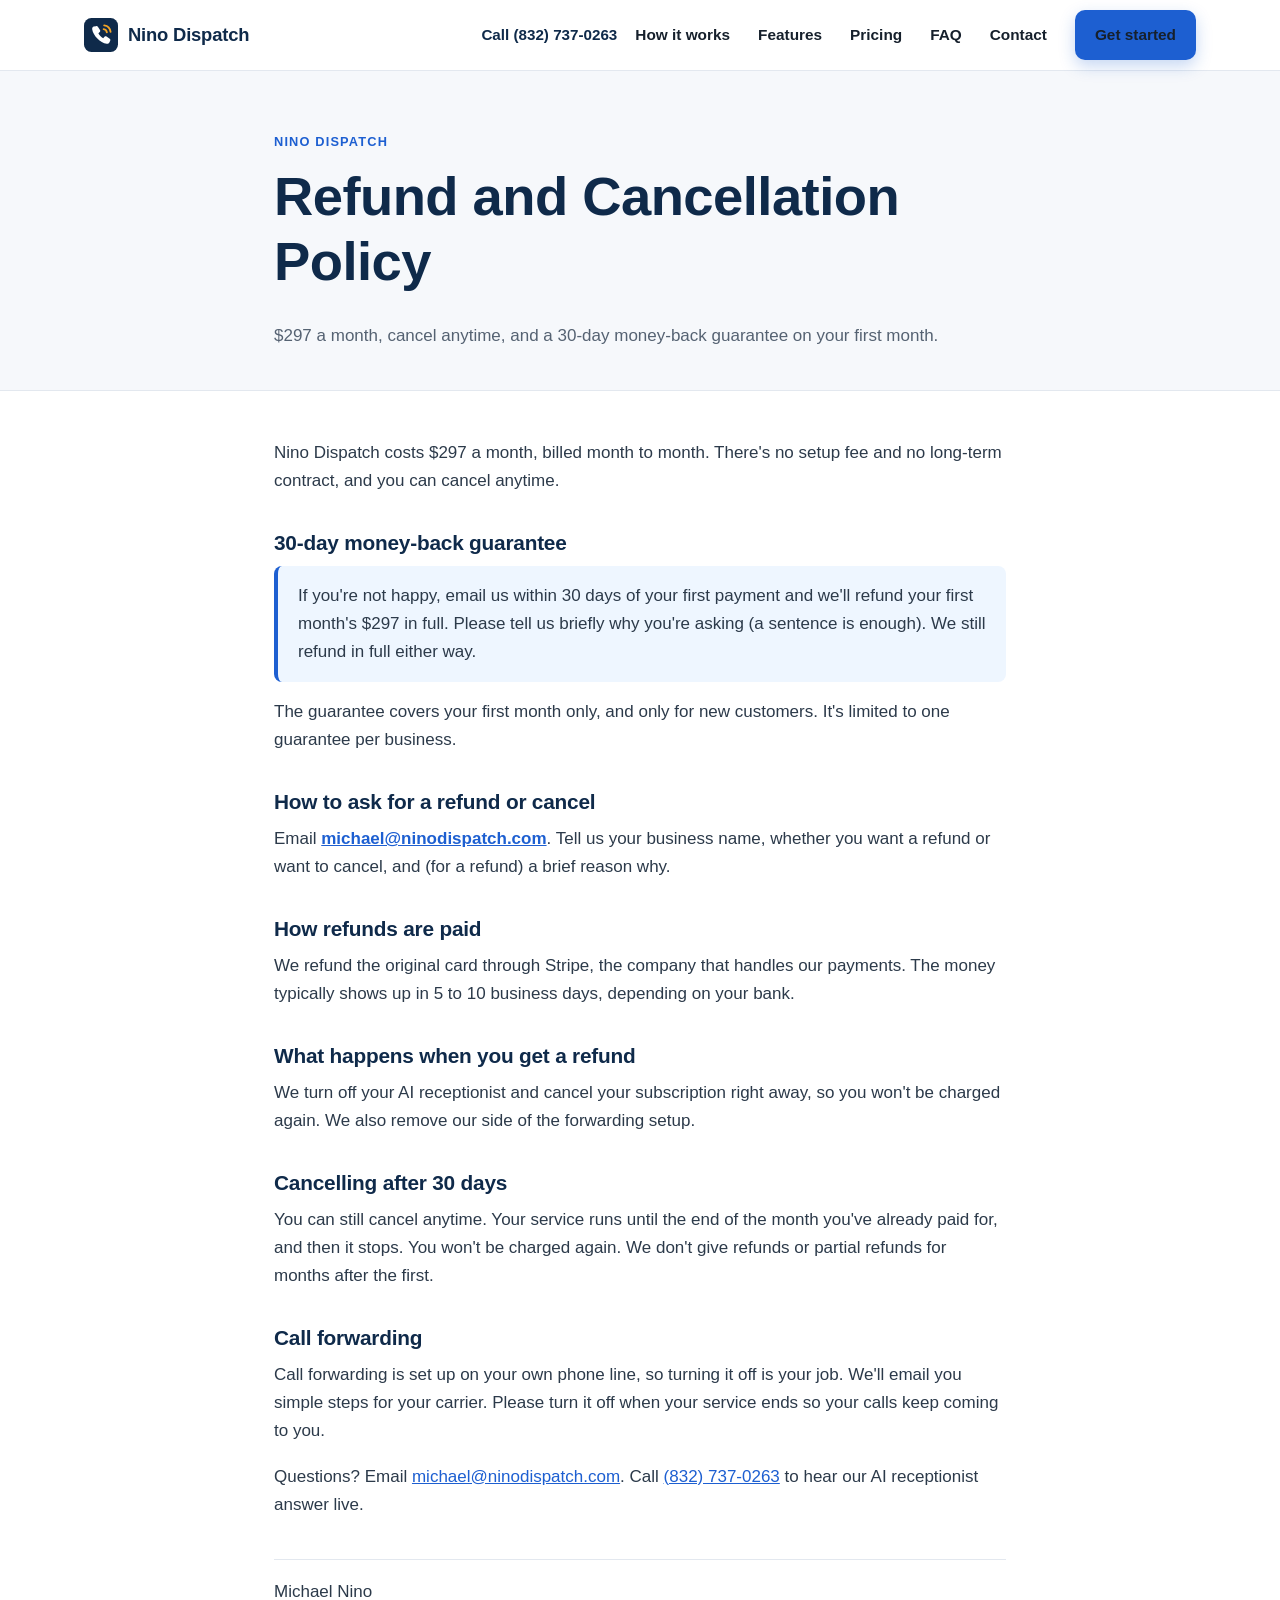
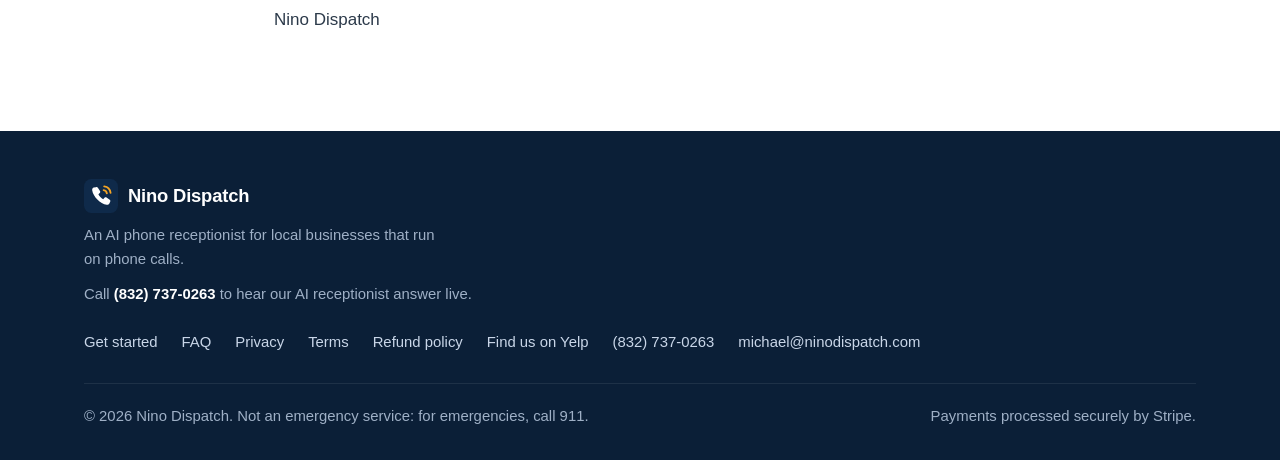
<file: refund-policy.html>
<!DOCTYPE html>
<html lang="en">
<head>
<meta charset="utf-8">
<meta name="viewport" content="width=device-width, initial-scale=1">
<title>Refund and Cancellation Policy | Nino Dispatch</title>
<meta name="description" content="Nino Dispatch refund and cancellation policy: $297 a month, cancel anytime, 30-day money-back guarantee on your first month.">
<link rel="canonical" href="https://ninodispatch.com/refund-policy.html">
<link rel="icon" href="favicon.svg" type="image/svg+xml">
<meta name="theme-color" content="#0f2a4a">
<meta property="og:type" content="website">
<meta property="og:site_name" content="Nino Dispatch">
<meta property="og:title" content="Refund and Cancellation Policy | Nino Dispatch">
<meta property="og:description" content="Nino Dispatch refund and cancellation policy: $297 a month, cancel anytime, 30-day money-back guarantee on your first month.">
<meta property="og:url" content="https://ninodispatch.com/refund-policy.html">
<meta property="og:image" content="https://ninodispatch.com/images/owner-on-phone.jpg">
<meta property="og:image:width" content="1600">
<meta property="og:image:height" content="900">
<meta name="twitter:card" content="summary_large_image">
<link rel="stylesheet" href="styles.css">
</head>
<body>
<a class="skip" href="#main">Skip to content</a>
<header class="site-header">
  <nav class="container nav" aria-label="Main">
    <a class="brand" href="index.html"><img src="favicon.svg" alt="" width="34" height="34">Nino Dispatch</a>
    <div class="nav-end">
      <a class="header-call" href="tel:+18327370263"><span class="say">Call </span>(832) 737-0263<span class="sr-only"> to hear our AI receptionist answer live</span></a>
      <input type="checkbox" id="nav-toggle" class="nav-toggle" aria-hidden="true">
      <label for="nav-toggle" class="nav-burger" aria-label="Open menu"><span></span><span></span><span></span></label>
      <ul class="nav-links">
      <li><a href="index.html#how">How it works</a></li>
      <li><a href="index.html#features">Features</a></li>
      <li><a href="index.html#pricing">Pricing</a></li>
      <li><a href="index.html#faq">FAQ</a></li>
      <li><a href="index.html#contact">Contact</a></li>
      <li><a class="btn btn-primary btn-sm" href="get-started.html">Get started</a></li>
      </ul>
    </div>
  </nav>
</header>
<main id="main">
<section class="doc-hero"><div class="container narrow"><span class="eyebrow">Nino Dispatch</span><h1>Refund and Cancellation Policy</h1><p>$297 a month, cancel anytime, and a 30-day money-back guarantee on your first month.</p></div></section>
<section class="doc"><div class="container narrow">
<p>Nino Dispatch costs $297 a month, billed month to month. There's no setup fee and no long-term contract, and you can cancel anytime.</p>

<h2>30-day money-back guarantee</h2>
<div class="highlight">
  <p>If you're not happy, email us within 30 days of your first payment and we'll refund your first month's $297 in full. Please tell us briefly why you're asking (a sentence is enough). We still refund in full either way.</p>
</div>
<p>The guarantee covers your first month only, and only for new customers. It's limited to one guarantee per business.</p>

<h2>How to ask for a refund or cancel</h2>
<p>Email <a href="mailto:michael@ninodispatch.com"><strong>michael@ninodispatch.com</strong></a>. Tell us your business name, whether you want a refund or want to cancel, and (for a refund) a brief reason why.</p>

<h2>How refunds are paid</h2>
<p>We refund the original card through Stripe, the company that handles our payments. The money typically shows up in 5 to 10 business days, depending on your bank.</p>

<h2>What happens when you get a refund</h2>
<p>We turn off your AI receptionist and cancel your subscription right away, so you won't be charged again. We also remove our side of the forwarding setup.</p>

<h2>Cancelling after 30 days</h2>
<p>You can still cancel anytime. Your service runs until the end of the month you've already paid for, and then it stops. You won't be charged again. We don't give refunds or partial refunds for months after the first.</p>

<h2>Call forwarding</h2>
<p>Call forwarding is set up on your own phone line, so turning it off is your job. We'll email you simple steps for your carrier. Please turn it off when your service ends so your calls keep coming to you.</p>

<p>Questions? Email <a href="mailto:michael@ninodispatch.com">michael@ninodispatch.com</a>. Call <a href="tel:+18327370263">(832) 737-0263</a> to hear our AI receptionist answer live.</p>

<p class="signoff">Michael Nino<br>Nino Dispatch</p>
</div></section>
</main>

<footer class="site-footer">
  <div class="container">
    <div class="footer-grid">
      <div>
        <a class="brand" href="index.html"><img src="favicon.svg" alt="" width="30" height="30">Nino Dispatch</a>
        <p style="margin:10px 0 0;max-width:360px">An AI phone receptionist for local businesses that run on phone calls.</p>
        <p class="footer-call">Call <a href="tel:+18327370263">(832) 737-0263</a> to hear our AI receptionist answer live.</p>
      </div>
      <ul class="footer-links">
        <li><a href="get-started.html">Get started</a></li>
        <li><a href="index.html#faq">FAQ</a></li>
        <li><a href="privacy.html">Privacy</a></li>
        <li><a href="terms.html">Terms</a></li>
        <li><a href="refund-policy.html">Refund policy</a></li>
        <li><a href="https://www.yelp.com/biz/nino-dispatch-houston" target="_blank" rel="noopener">Find us on Yelp</a></li>
        <li><a href="tel:+18327370263">(832) 737-0263</a></li>
        <li><a href="mailto:michael@ninodispatch.com">michael@ninodispatch.com</a></li>
      </ul>
    </div>
    <div class="copy">
      <span>&copy; 2026 Nino Dispatch. Not an emergency service: for emergencies, call 911.</span>
      <span>Payments processed securely by Stripe.</span>
    </div>
  </div>
</footer>
<script data-goatcounter="https://ninodispatch.goatcounter.com/count" async src="//gc.zgo.at/count.js"></script>
</body>
</html>
</file>
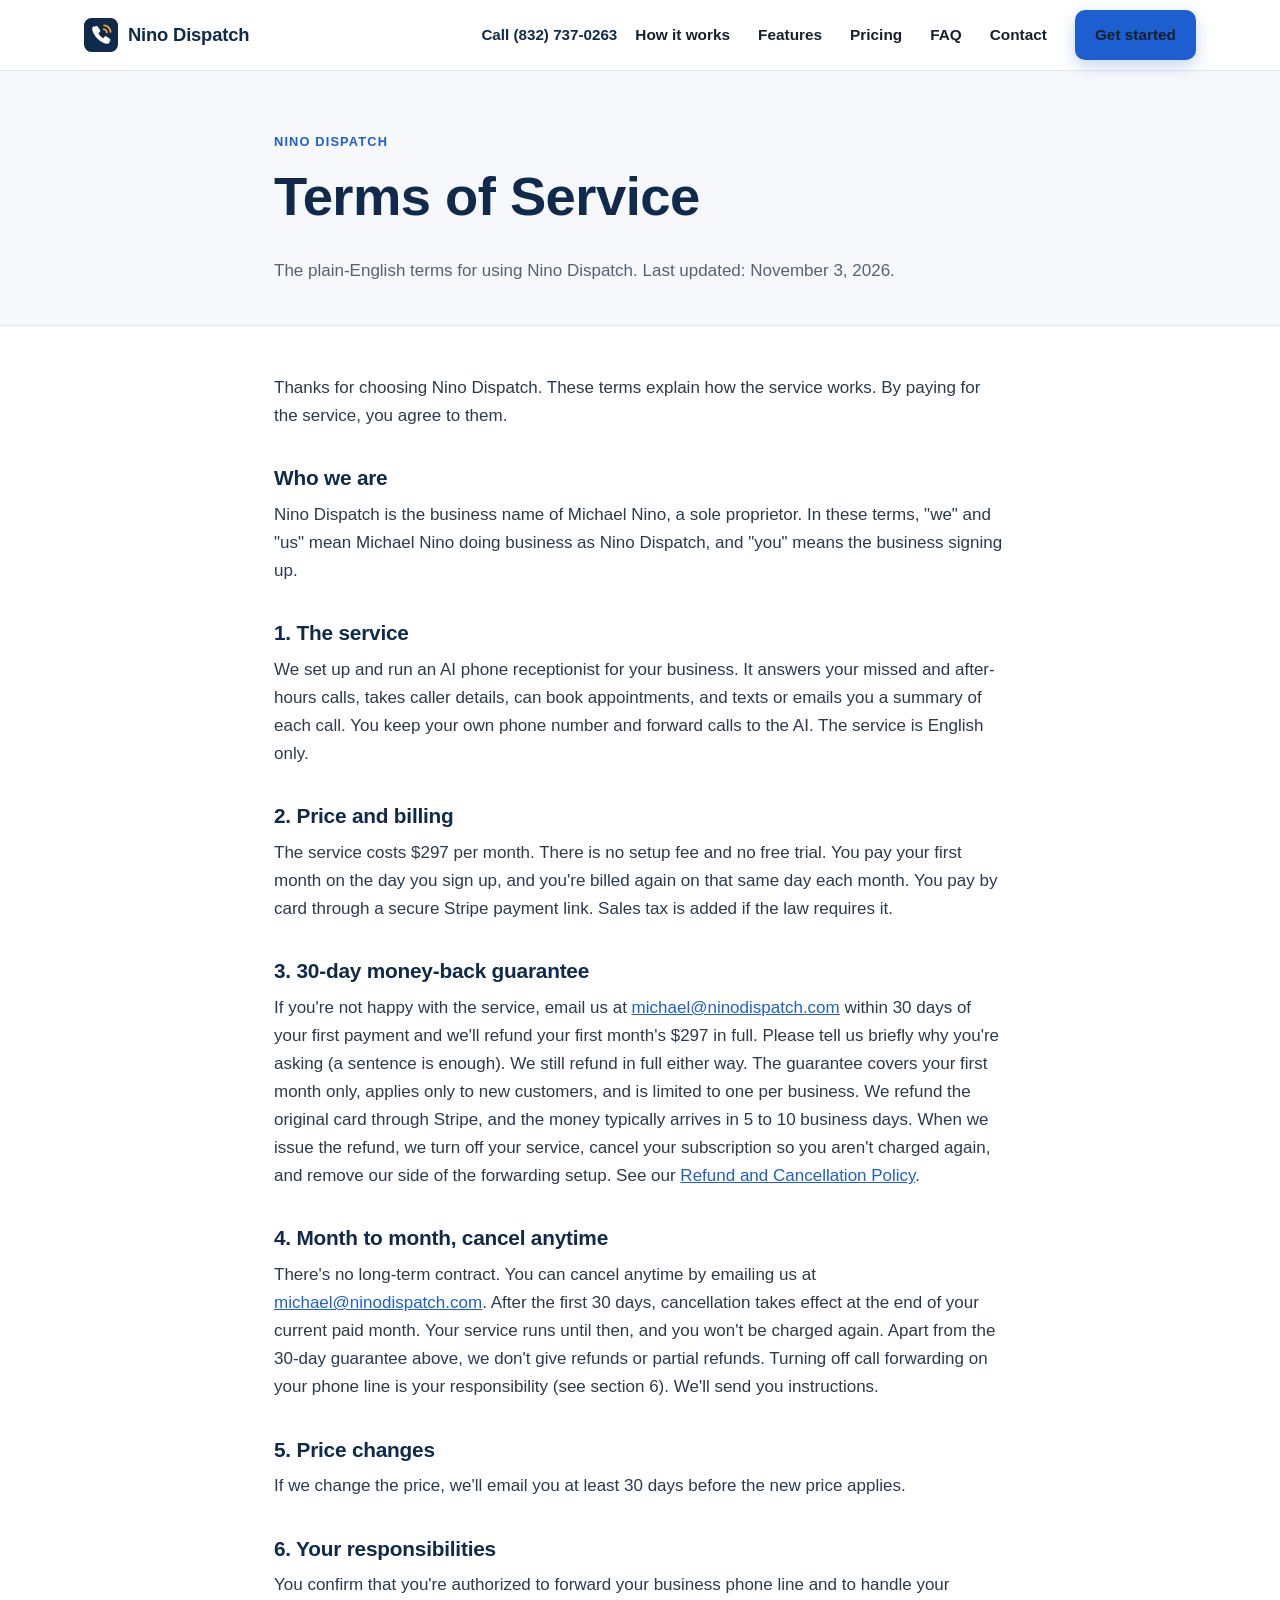
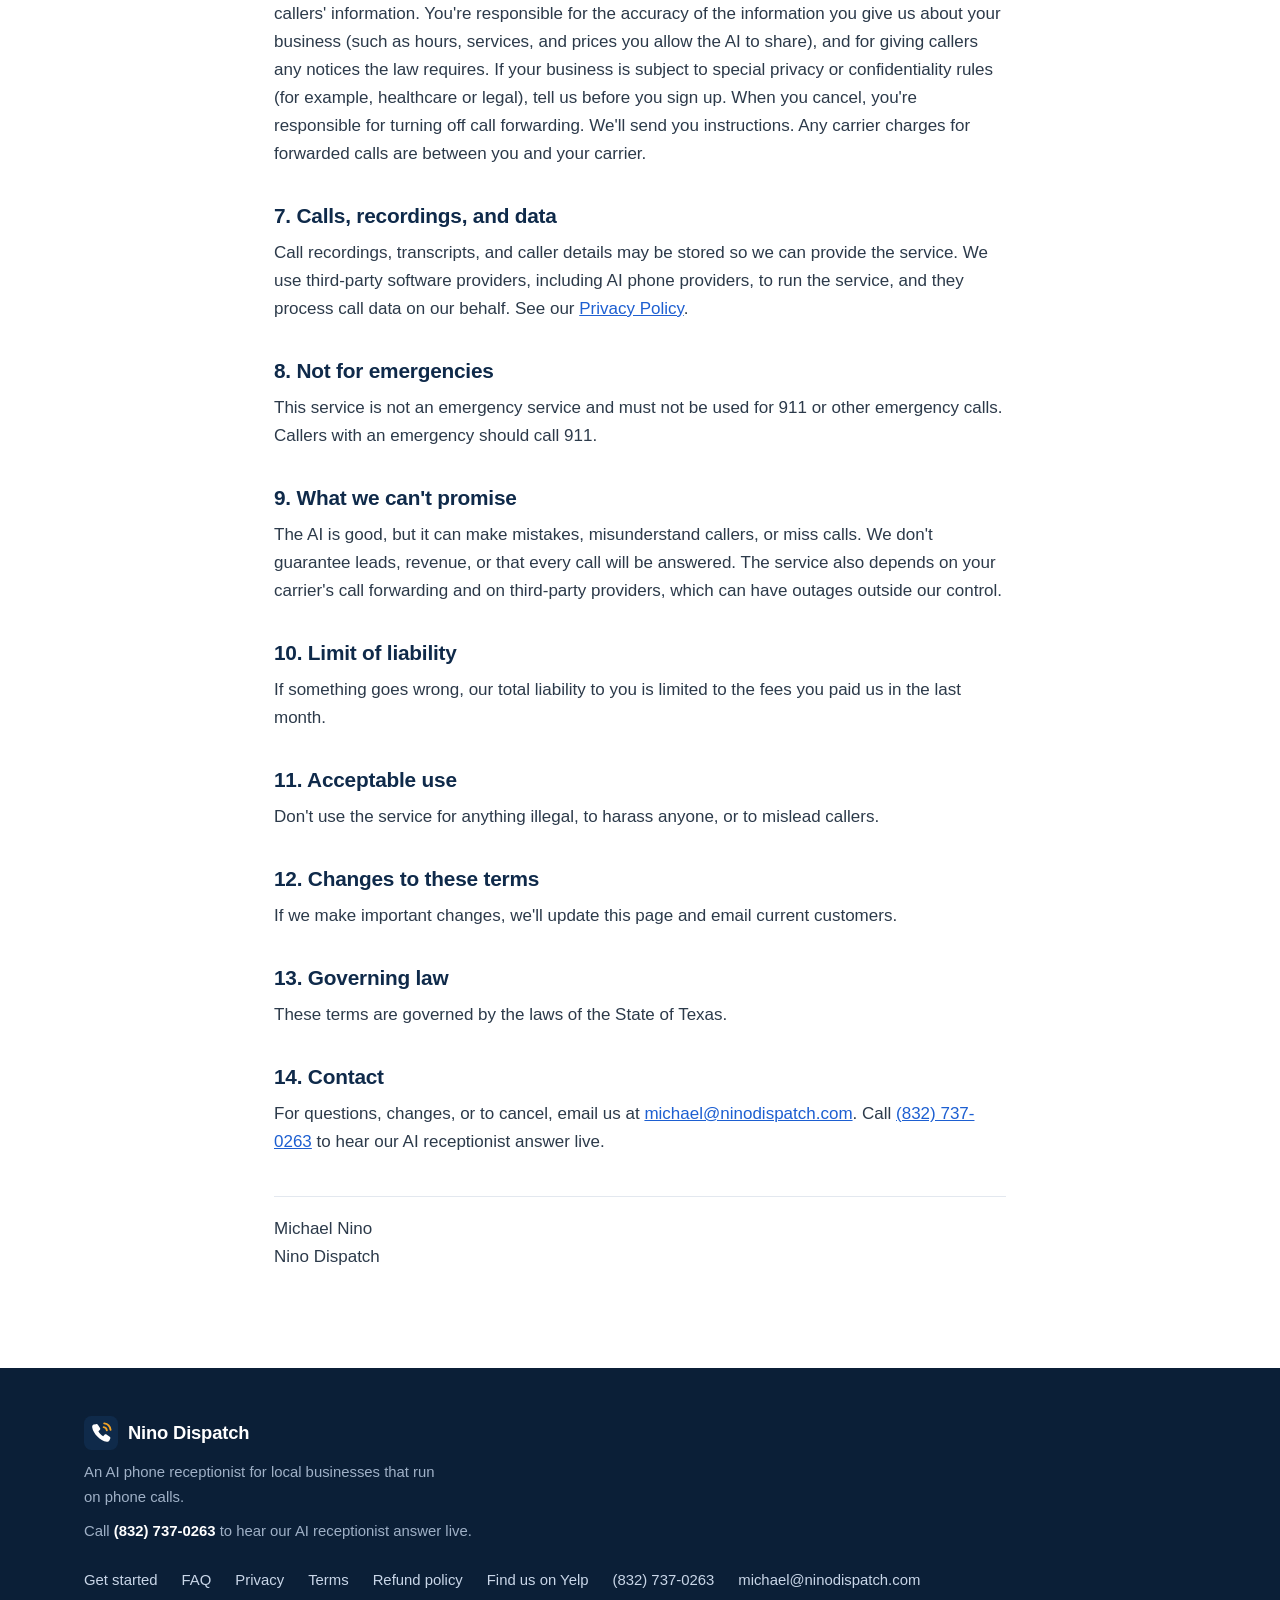
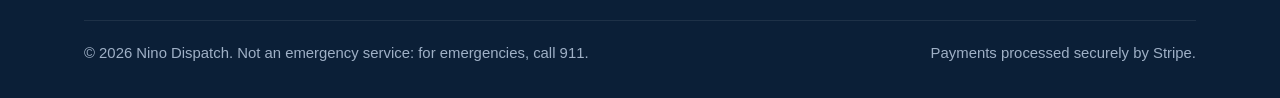
<file: terms.html>
<!DOCTYPE html>
<!-- TEMPLATE, NOT LEGAL ADVICE. These terms are adapted from the internal service agreement draft (agreement.md) for Michael Nino d/b/a Nino Dispatch (Texas sole proprietor). Sections flagged there for lawyer review (sales tax, refund wording, recordings/texting, liability cap, dispute county) still need a Texas attorney's review before relying on them. -->
<html lang="en">
<head>
<meta charset="utf-8">
<meta name="viewport" content="width=device-width, initial-scale=1">
<title>Terms of Service | Nino Dispatch</title>
<meta name="description" content="Terms of service for Nino Dispatch, an AI phone receptionist for local businesses. $297 a month, month to month, cancel anytime.">
<link rel="canonical" href="https://ninodispatch.com/terms.html">
<link rel="icon" href="favicon.svg" type="image/svg+xml">
<meta name="theme-color" content="#0f2a4a">
<meta property="og:type" content="website">
<meta property="og:site_name" content="Nino Dispatch">
<meta property="og:title" content="Terms of Service | Nino Dispatch">
<meta property="og:description" content="Terms of service for Nino Dispatch, an AI phone receptionist for local businesses. $297 a month, month to month, cancel anytime.">
<meta property="og:url" content="https://ninodispatch.com/terms.html">
<meta property="og:image" content="https://ninodispatch.com/images/owner-on-phone.jpg">
<meta property="og:image:width" content="1600">
<meta property="og:image:height" content="900">
<meta name="twitter:card" content="summary_large_image">
<link rel="stylesheet" href="styles.css">
</head>
<body>
<a class="skip" href="#main">Skip to content</a>
<header class="site-header">
  <nav class="container nav" aria-label="Main">
    <a class="brand" href="index.html"><img src="favicon.svg" alt="" width="34" height="34">Nino Dispatch</a>
    <div class="nav-end">
      <a class="header-call" href="tel:+18327370263"><span class="say">Call </span>(832) 737-0263<span class="sr-only"> to hear our AI receptionist answer live</span></a>
      <input type="checkbox" id="nav-toggle" class="nav-toggle" aria-hidden="true">
      <label for="nav-toggle" class="nav-burger" aria-label="Open menu"><span></span><span></span><span></span></label>
      <ul class="nav-links">
      <li><a href="index.html#how">How it works</a></li>
      <li><a href="index.html#features">Features</a></li>
      <li><a href="index.html#pricing">Pricing</a></li>
      <li><a href="index.html#faq">FAQ</a></li>
      <li><a href="index.html#contact">Contact</a></li>
      <li><a class="btn btn-primary btn-sm" href="get-started.html">Get started</a></li>
      </ul>
    </div>
  </nav>
</header>
<main id="main">
<section class="doc-hero"><div class="container narrow"><span class="eyebrow">Nino Dispatch</span><h1>Terms of Service</h1><p>The plain-English terms for using Nino Dispatch. Last updated: November 3, 2026.</p></div></section>
<section class="doc"><div class="container narrow">
<p>Thanks for choosing Nino Dispatch. These terms explain how the service works. By paying for the service, you agree to them.</p>

<h2>Who we are</h2>
<p>Nino Dispatch is the business name of Michael Nino, a sole proprietor. In these terms, "we" and "us" mean Michael Nino doing business as Nino Dispatch, and "you" means the business signing up.</p>

<h2>1. The service</h2>
<p>We set up and run an AI phone receptionist for your business. It answers your missed and after-hours calls, takes caller details, can book appointments, and texts or emails you a summary of each call. You keep your own phone number and forward calls to the AI. The service is English only.</p>

<h2>2. Price and billing</h2>
<p>The service costs $297 per month. There is no setup fee and no free trial. You pay your first month on the day you sign up, and you're billed again on that same day each month. You pay by card through a secure Stripe payment link. Sales tax is added if the law requires it.</p>

<h2>3. 30-day money-back guarantee</h2>
<p>If you're not happy with the service, email us at <a href="mailto:michael@ninodispatch.com">michael@ninodispatch.com</a> within 30 days of your first payment and we'll refund your first month's $297 in full. Please tell us briefly why you're asking (a sentence is enough). We still refund in full either way. The guarantee covers your first month only, applies only to new customers, and is limited to one per business. We refund the original card through Stripe, and the money typically arrives in 5 to 10 business days. When we issue the refund, we turn off your service, cancel your subscription so you aren't charged again, and remove our side of the forwarding setup. See our <a href="refund-policy.html">Refund and Cancellation Policy</a>.</p>

<h2>4. Month to month, cancel anytime</h2>
<p>There's no long-term contract. You can cancel anytime by emailing us at <a href="mailto:michael@ninodispatch.com">michael@ninodispatch.com</a>. After the first 30 days, cancellation takes effect at the end of your current paid month. Your service runs until then, and you won't be charged again. Apart from the 30-day guarantee above, we don't give refunds or partial refunds. Turning off call forwarding on your phone line is your responsibility (see section 6). We'll send you instructions.</p>

<h2>5. Price changes</h2>
<p>If we change the price, we'll email you at least 30 days before the new price applies.</p>

<h2>6. Your responsibilities</h2>
<p>You confirm that you're authorized to forward your business phone line and to handle your callers' information. You're responsible for the accuracy of the information you give us about your business (such as hours, services, and prices you allow the AI to share), and for giving callers any notices the law requires. If your business is subject to special privacy or confidentiality rules (for example, healthcare or legal), tell us before you sign up. When you cancel, you're responsible for turning off call forwarding. We'll send you instructions. Any carrier charges for forwarded calls are between you and your carrier.</p>

<h2>7. Calls, recordings, and data</h2>
<p>Call recordings, transcripts, and caller details may be stored so we can provide the service. We use third-party software providers, including AI phone providers, to run the service, and they process call data on our behalf. See our <a href="privacy.html">Privacy Policy</a>.</p>

<h2>8. Not for emergencies</h2>
<p>This service is not an emergency service and must not be used for 911 or other emergency calls. Callers with an emergency should call 911.</p>

<h2>9. What we can't promise</h2>
<p>The AI is good, but it can make mistakes, misunderstand callers, or miss calls. We don't guarantee leads, revenue, or that every call will be answered. The service also depends on your carrier's call forwarding and on third-party providers, which can have outages outside our control.</p>

<h2>10. Limit of liability</h2>
<p>If something goes wrong, our total liability to you is limited to the fees you paid us in the last month.</p>

<h2>11. Acceptable use</h2>
<p>Don't use the service for anything illegal, to harass anyone, or to mislead callers.</p>

<h2>12. Changes to these terms</h2>
<p>If we make important changes, we'll update this page and email current customers.</p>

<h2>13. Governing law</h2>
<p>These terms are governed by the laws of the State of Texas.</p>

<h2>14. Contact</h2>
<p>For questions, changes, or to cancel, email us at <a href="mailto:michael@ninodispatch.com">michael@ninodispatch.com</a>. Call <a href="tel:+18327370263">(832) 737-0263</a> to hear our AI receptionist answer live.</p>

<p class="signoff">Michael Nino<br>Nino Dispatch</p>
</div></section>
</main>

<footer class="site-footer">
  <div class="container">
    <div class="footer-grid">
      <div>
        <a class="brand" href="index.html"><img src="favicon.svg" alt="" width="30" height="30">Nino Dispatch</a>
        <p style="margin:10px 0 0;max-width:360px">An AI phone receptionist for local businesses that run on phone calls.</p>
        <p class="footer-call">Call <a href="tel:+18327370263">(832) 737-0263</a> to hear our AI receptionist answer live.</p>
      </div>
      <ul class="footer-links">
        <li><a href="get-started.html">Get started</a></li>
        <li><a href="index.html#faq">FAQ</a></li>
        <li><a href="privacy.html">Privacy</a></li>
        <li><a href="terms.html">Terms</a></li>
        <li><a href="refund-policy.html">Refund policy</a></li>
        <li><a href="https://www.yelp.com/biz/nino-dispatch-houston" target="_blank" rel="noopener">Find us on Yelp</a></li>
        <li><a href="tel:+18327370263">(832) 737-0263</a></li>
        <li><a href="mailto:michael@ninodispatch.com">michael@ninodispatch.com</a></li>
      </ul>
    </div>
    <div class="copy">
      <span>&copy; 2026 Nino Dispatch. Not an emergency service: for emergencies, call 911.</span>
      <span>Payments processed securely by Stripe.</span>
    </div>
  </div>
</footer>
<script data-goatcounter="https://ninodispatch.goatcounter.com/count" async src="//gc.zgo.at/count.js"></script>
</body>
</html>
</file>
<file: styles.css>
:root{
  --navy:#0f2a4a; --navy-2:#173a63; --blue:#1d5fd1; --blue-d:#164bab; --amber:#f5a524;
  --ink:#16202c; --muted:#556272; --line:#e3e8ef; --bg:#f6f8fb; --white:#fff; --ok:#137a4b;
  --radius:14px; --shadow:0 1px 2px rgba(15,42,74,.06),0 8px 24px rgba(15,42,74,.08);
  --max:1160px;
}
*{box-sizing:border-box}
html{scroll-behavior:smooth;scroll-padding-top:84px}
body{margin:0;color:var(--ink);background:var(--white);font:17px/1.65 -apple-system,BlinkMacSystemFont,"Segoe UI",Roboto,"Helvetica Neue",Arial,sans-serif;-webkit-font-smoothing:antialiased}
img{max-width:100%;height:auto;display:block}
a{color:var(--blue)}
a:hover{color:var(--blue-d)}
h1,h2,h3{line-height:1.2;color:var(--navy);margin:0 0 .5em;letter-spacing:-.01em}
h1{font-size:clamp(2.1rem,4.6vw,3.4rem);font-weight:800}
h2{font-size:clamp(1.65rem,3vw,2.3rem);font-weight:800}
h3{font-size:1.15rem;font-weight:700}
p{margin:0 0 1em}
.container{max-width:var(--max);margin:0 auto;padding:0 24px}
.narrow{max-width:780px}
.section{padding:88px 0}
.section.alt{background:var(--bg)}
.eyebrow{display:inline-block;font-size:.8rem;font-weight:700;letter-spacing:.09em;text-transform:uppercase;color:var(--blue);margin-bottom:12px}
.lead{font-size:1.15rem;color:var(--muted)}
.center{text-align:center}
.section-head{max-width:720px;margin:0 auto 48px;text-align:center}
.skip{position:absolute;left:-999px;top:0;background:#fff;padding:8px 12px;z-index:100}
.skip:focus{left:8px}

/* buttons */
.btn{display:inline-flex;align-items:center;justify-content:center;gap:8px;padding:14px 24px;border-radius:10px;font-weight:700;font-size:1rem;text-decoration:none;border:2px solid transparent;cursor:pointer;transition:background .15s,transform .15s,box-shadow .15s;font-family:inherit}
.btn-primary{background:var(--blue);color:#fff;box-shadow:0 6px 16px rgba(29,95,209,.25)}
.btn-primary:hover{background:var(--blue-d);color:#fff;transform:translateY(-1px)}
.btn-ghost{background:#fff;color:var(--navy);border-color:var(--line)}
.btn-ghost:hover{border-color:var(--navy);color:var(--navy)}
.btn-light{background:#fff;color:var(--navy)}
.btn-light:hover{background:#eef3fb;color:var(--navy)}
.btn-outline-light{border-color:rgba(255,255,255,.5);color:#fff}
.btn-outline-light:hover{border-color:#fff;color:#fff;background:rgba(255,255,255,.08)}
.btn-sm{padding:10px 18px;font-size:.95rem}
.btn-block{width:100%}

/* header */
.site-header{position:sticky;top:0;z-index:50;background:rgba(255,255,255,.92);backdrop-filter:saturate(180%) blur(10px);-webkit-backdrop-filter:saturate(180%) blur(10px);border-bottom:1px solid var(--line)}
.nav{display:flex;align-items:center;justify-content:space-between;min-height:70px;height:auto;gap:16px}
.nav-end{display:flex;align-items:center;gap:18px;min-width:0}
.brand{display:flex;align-items:center;gap:10px;font-weight:800;font-size:1.15rem;color:var(--navy);text-decoration:none;letter-spacing:-.01em}
.brand img{width:34px;height:34px}
.header-call{color:var(--navy);font-weight:700;font-size:.95rem;text-decoration:none;white-space:nowrap}
.header-call:hover{color:var(--blue)}
.nav-links{display:flex;align-items:center;gap:28px;list-style:none;margin:0;padding:0}
.nav-links a{color:var(--ink);text-decoration:none;font-weight:600;font-size:.96rem}
.nav-links a:hover{color:var(--blue)}
.nav-toggle{display:none}
.nav-burger{display:none;cursor:pointer;padding:8px;border-radius:8px}
.nav-burger span{display:block;width:22px;height:2px;background:var(--navy);margin:5px 0;border-radius:2px}
.sr-only{position:absolute;width:1px;height:1px;padding:0;margin:-1px;overflow:hidden;clip:rect(0,0,0,0);white-space:nowrap;border:0}
@media (max-width:1080px){
  .nav-burger{display:block}
  .nav-end{gap:8px}
  .header-call{font-size:.9rem}
  .nav-links{display:none;position:absolute;top:100%;left:0;right:0;flex-direction:column;align-items:stretch;gap:0;background:#fff;border-bottom:1px solid var(--line);padding:8px 24px 20px;box-shadow:var(--shadow)}
  .nav-links li a{display:block;padding:12px 0;border-bottom:1px solid var(--line)}
  .nav-links li:last-child a{border:0;margin-top:12px}
  .nav-toggle:checked ~ .nav-links{display:flex}
}
@media (max-width:480px){
  .brand{font-size:1.02rem;gap:8px}
  .header-call .say{position:absolute;width:1px;height:1px;padding:0;margin:-1px;overflow:hidden;clip:rect(0,0,0,0);white-space:nowrap;border:0}
}
@media (max-width:380px){
  .nav{flex-wrap:wrap;padding:8px 0}
  .nav-end{width:100%;justify-content:flex-end}
}

/* hero */
.hero{position:relative;background:linear-gradient(180deg,#f3f7fd 0%,#fff 100%);padding:72px 0 88px;overflow:hidden}
.hero-grid{display:grid;grid-template-columns:1.05fr .95fr;gap:56px;align-items:center}
.hero p.lead{font-size:1.2rem;max-width:560px}
.hero-ctas{display:flex;flex-wrap:wrap;gap:12px;margin:28px 0 20px}
.hero-call{margin:-4px 0 18px;font-weight:600;color:var(--navy)}
.hero-call a{font-weight:800}
.checks{list-style:none;padding:0;margin:0;display:flex;flex-wrap:wrap;gap:10px 22px;color:var(--muted);font-size:.95rem}
.checks li{display:flex;align-items:center;gap:8px}
.checks li::before{content:"";width:18px;height:18px;border-radius:50%;background:#e3f4ea url("data:image/svg+xml,%3Csvg xmlns='http://www.w3.org/2000/svg' viewBox='0 0 20 20'%3E%3Cpath d='M5 10.5l3 3 7-7' stroke='%23137a4b' stroke-width='2.4' fill='none' stroke-linecap='round' stroke-linejoin='round'/%3E%3C/svg%3E") center/12px no-repeat;flex:none}
.hero-media{position:relative}
.hero-media img{border-radius:20px;box-shadow:var(--shadow);aspect-ratio:4/3;object-fit:cover;width:100%}
.call-card{position:absolute;left:-28px;bottom:-28px;background:#fff;border-radius:14px;box-shadow:0 12px 32px rgba(15,42,74,.18);padding:16px 18px;max-width:300px;font-size:.9rem;border:1px solid var(--line)}
.call-card .tag{display:inline-block;font-size:.72rem;font-weight:700;text-transform:uppercase;letter-spacing:.08em;color:var(--ok);background:#e3f4ea;border-radius:999px;padding:2px 10px;margin-bottom:8px}
.call-card strong{display:block;color:var(--navy);margin-bottom:4px}
.call-card p{margin:0;color:var(--muted);line-height:1.45}
.call-card .ex{font-size:.75rem;color:#8a96a5;margin-top:8px}
@media (max-width:900px){
  .hero{padding:48px 0 72px}
  .hero-grid{grid-template-columns:1fr;gap:40px}
  .call-card{left:12px;bottom:-24px;max-width:260px}
}

/* problem */
.split{display:grid;grid-template-columns:1fr 1fr;gap:56px;align-items:center}
.split img{border-radius:18px;box-shadow:var(--shadow);aspect-ratio:3/2;object-fit:cover;width:100%}
.pain-list{list-style:none;padding:0;margin:24px 0 0;display:grid;gap:14px}
.pain-list li{display:flex;gap:14px;align-items:flex-start;background:#fff;border:1px solid var(--line);border-radius:12px;padding:14px 16px}
.pain-list .ic{flex:none;width:36px;height:36px;border-radius:10px;background:#fff4e0;color:#a86400;display:grid;place-items:center}
.pain-list strong{display:block;color:var(--navy)}
.pain-list span{color:var(--muted);font-size:.95rem}
@media (max-width:900px){.split{grid-template-columns:1fr;gap:36px}.split .media-first{order:-1}}

/* steps */
.steps{display:grid;grid-template-columns:repeat(3,1fr);gap:24px;counter-reset:step}
.step{background:#fff;border:1px solid var(--line);border-radius:var(--radius);padding:28px;position:relative;box-shadow:0 1px 2px rgba(15,42,74,.04)}
.step .num{width:44px;height:44px;border-radius:12px;background:var(--navy);color:#fff;font-weight:800;display:grid;place-items:center;margin-bottom:16px;font-size:1.1rem}
.step p{color:var(--muted);margin:0}
@media (max-width:900px){.steps{grid-template-columns:1fr}}

/* features */
.features{display:grid;grid-template-columns:repeat(3,1fr);gap:22px}
.feature{background:#fff;border:1px solid var(--line);border-radius:var(--radius);padding:26px}
.feature .ic{width:46px;height:46px;border-radius:12px;background:#eaf1fd;color:var(--blue);display:grid;place-items:center;margin-bottom:16px}
.feature p{color:var(--muted);margin:0;font-size:.97rem}
@media (max-width:900px){.features{grid-template-columns:1fr 1fr}}
@media (max-width:600px){.features{grid-template-columns:1fr}}

/* industries */
.industry-wrap{display:grid;grid-template-columns:1.1fr .9fr;gap:48px;align-items:center}
.chips{display:flex;flex-wrap:wrap;gap:10px;margin:24px 0}
.chip{background:#fff;border:1px solid var(--line);border-radius:999px;padding:9px 16px;font-weight:600;color:var(--navy);font-size:.95rem}
.photo-grid{display:grid;grid-template-columns:1fr 1fr;gap:14px}
.photo-grid img{border-radius:14px;aspect-ratio:1/1;object-fit:cover;width:100%}
.photo-grid img:first-child{grid-column:span 2;aspect-ratio:16/9}
@media (max-width:900px){.industry-wrap{grid-template-columns:1fr}}

/* sample + check */
.duo{display:grid;grid-template-columns:1fr 1fr;gap:24px}
.panel{border-radius:18px;padding:34px;border:1px solid var(--line);background:#fff}
.panel.dark{background:var(--navy);color:#dbe6f5;border-color:var(--navy)}
.panel.dark h3{color:#fff}
.badge{display:inline-block;font-size:.75rem;font-weight:800;text-transform:uppercase;letter-spacing:.08em;border-radius:999px;padding:4px 12px;margin-bottom:14px}
.badge.soon{background:#fff4e0;color:#8a5200}
.badge.free{background:rgba(245,165,36,.18);color:var(--amber)}
.player{display:flex;align-items:center;gap:14px;background:var(--bg);border:1px dashed #c6d0dd;border-radius:12px;padding:14px 16px;margin:18px 0;color:#8a96a5}
.player .play{width:42px;height:42px;border-radius:50%;background:#dfe6ef;display:grid;place-items:center;flex:none}
.player .bar{flex:1;height:6px;border-radius:3px;background:#dfe6ef}
@media (max-width:900px){.duo{grid-template-columns:1fr}}

/* pricing */
.pricing{display:grid;grid-template-columns:1fr 1fr;gap:40px;align-items:center}
.price-card{background:#fff;border:2px solid var(--blue);border-radius:20px;padding:36px;box-shadow:0 18px 40px rgba(29,95,209,.12);position:relative}
.price-card .plan{font-weight:700;color:var(--blue);text-transform:uppercase;letter-spacing:.08em;font-size:.82rem}
.price{display:flex;align-items:baseline;gap:6px;margin:8px 0 6px;color:var(--navy)}
.price .amt{font-size:3.6rem;font-weight:800;letter-spacing:-.03em;line-height:1}
.price .per{font-size:1.1rem;color:var(--muted);font-weight:600}
.price-card ul{list-style:none;padding:0;margin:22px 0 26px;display:grid;gap:10px}
.price-card li{display:flex;gap:10px;align-items:flex-start}
.price-card li::before{content:"";margin-top:5px;width:18px;height:18px;border-radius:50%;background:#e3f4ea url("data:image/svg+xml,%3Csvg xmlns='http://www.w3.org/2000/svg' viewBox='0 0 20 20'%3E%3Cpath d='M5 10.5l3 3 7-7' stroke='%23137a4b' stroke-width='2.4' fill='none' stroke-linecap='round' stroke-linejoin='round'/%3E%3C/svg%3E") center/12px no-repeat;flex:none}
.guarantee{display:flex;gap:16px;align-items:flex-start;background:#fffaf0;border:1px solid #f6dfae;border-radius:14px;padding:20px;margin-top:22px}
.guarantee .seal{flex:none;width:52px;height:52px;border-radius:50%;background:var(--amber);color:#fff;display:grid;place-items:center;font-weight:800;font-size:.8rem;text-align:center;line-height:1}
.fine{font-size:.85rem;color:var(--muted);margin-top:14px}
@media (max-width:900px){.pricing{grid-template-columns:1fr}}

/* faq */
.faq{max-width:840px;margin:0 auto}
.faq details{background:#fff;border:1px solid var(--line);border-radius:12px;margin-bottom:12px;padding:0 22px}
.faq summary{cursor:pointer;list-style:none;padding:18px 32px 18px 0;font-weight:700;color:var(--navy);position:relative}
.faq summary::-webkit-details-marker{display:none}
.faq summary::after{content:"+";position:absolute;right:0;top:14px;font-size:1.5rem;font-weight:400;color:var(--blue)}
.faq details[open] summary::after{content:"\2212"}
.faq details p,.faq details ul{color:var(--muted);margin:0 0 18px}
.faq details ul{padding-left:20px}

/* cta band */
.cta-band{background:linear-gradient(135deg,var(--navy) 0%,var(--navy-2) 100%);color:#dbe6f5;padding:80px 0}
.cta-band h2{color:#fff}
.cta-band .row{display:flex;flex-wrap:wrap;gap:12px;justify-content:center;margin-top:24px}
.cta-band a.mail{color:#fff;font-weight:700}

/* footer */
.site-footer{background:#0b1f37;color:#9fb0c6;padding:48px 0 32px;font-size:.93rem}
.footer-grid{display:flex;flex-wrap:wrap;justify-content:space-between;gap:24px;align-items:flex-start}
.site-footer .brand{color:#fff}
.site-footer a{color:#c9d6e8;text-decoration:none}
.site-footer a:hover{color:#fff;text-decoration:underline}
.footer-call{margin:10px 0 0;max-width:420px}
.site-footer .footer-call a{color:#fff;font-weight:700}
.footer-links{display:flex;flex-wrap:wrap;gap:8px 24px;list-style:none;margin:0;padding:0}
.copy{border-top:1px solid rgba(255,255,255,.08);margin-top:28px;padding-top:20px;display:flex;flex-wrap:wrap;justify-content:space-between;gap:10px}

/* doc pages */
.doc-hero{background:var(--bg);border-bottom:1px solid var(--line);padding:56px 0 40px}
.doc-hero p{color:var(--muted);margin:0}
.doc{padding:48px 0 80px}
.doc h2{font-size:1.3rem;margin:36px 0 10px}
.doc p,.doc li{color:#2c3a4a}
.doc ul{padding-left:22px}
.highlight{background:#eef6ff;border-left:4px solid var(--blue);padding:16px 20px;border-radius:8px;margin:0 0 16px}
.highlight p:last-child{margin:0}
.signoff{margin-top:40px;padding-top:18px;border-top:1px solid var(--line);color:var(--muted)}

/* get started */
.gs-steps{display:grid;gap:22px}
.gs-step{display:grid;grid-template-columns:56px 1fr;gap:20px;background:#fff;border:1px solid var(--line);border-radius:18px;padding:28px;box-shadow:0 1px 2px rgba(15,42,74,.04)}
.gs-step .num{width:56px;height:56px;border-radius:14px;background:var(--navy);color:#fff;font-weight:800;font-size:1.3rem;display:grid;place-items:center}
.gs-step p{color:var(--muted)}
@media (max-width:600px){.gs-step{grid-template-columns:1fr;padding:22px}.gs-step .num{width:46px;height:46px}}
form.setup{display:grid;gap:18px;margin-top:8px}
.field{display:grid;gap:6px}
.field label{font-weight:700;color:var(--navy);font-size:.95rem}
.field .hint{display:block;font-size:.85rem;color:var(--muted);font-weight:400;margin-top:2px}
.field input,.field textarea,.field select{font:inherit;font-size:1rem;padding:12px 14px;border:1px solid #cdd6e1;border-radius:10px;background:#fff;color:var(--ink);width:100%}
.field input:focus,.field textarea:focus,.field select:focus{outline:3px solid rgba(29,95,209,.2);border-color:var(--blue)}
.field textarea{min-height:92px;resize:vertical}
.two{display:grid;grid-template-columns:1fr 1fr;gap:18px}
@media (max-width:700px){.two{grid-template-columns:1fr}}
fieldset{border:1px solid var(--line);border-radius:14px;padding:18px 20px 20px;margin:0;display:grid;gap:16px}
legend{font-weight:800;color:var(--navy);padding:0 8px}
.note{background:var(--bg);border-radius:12px;padding:14px 16px;font-size:.92rem;color:var(--muted)}
</file>
